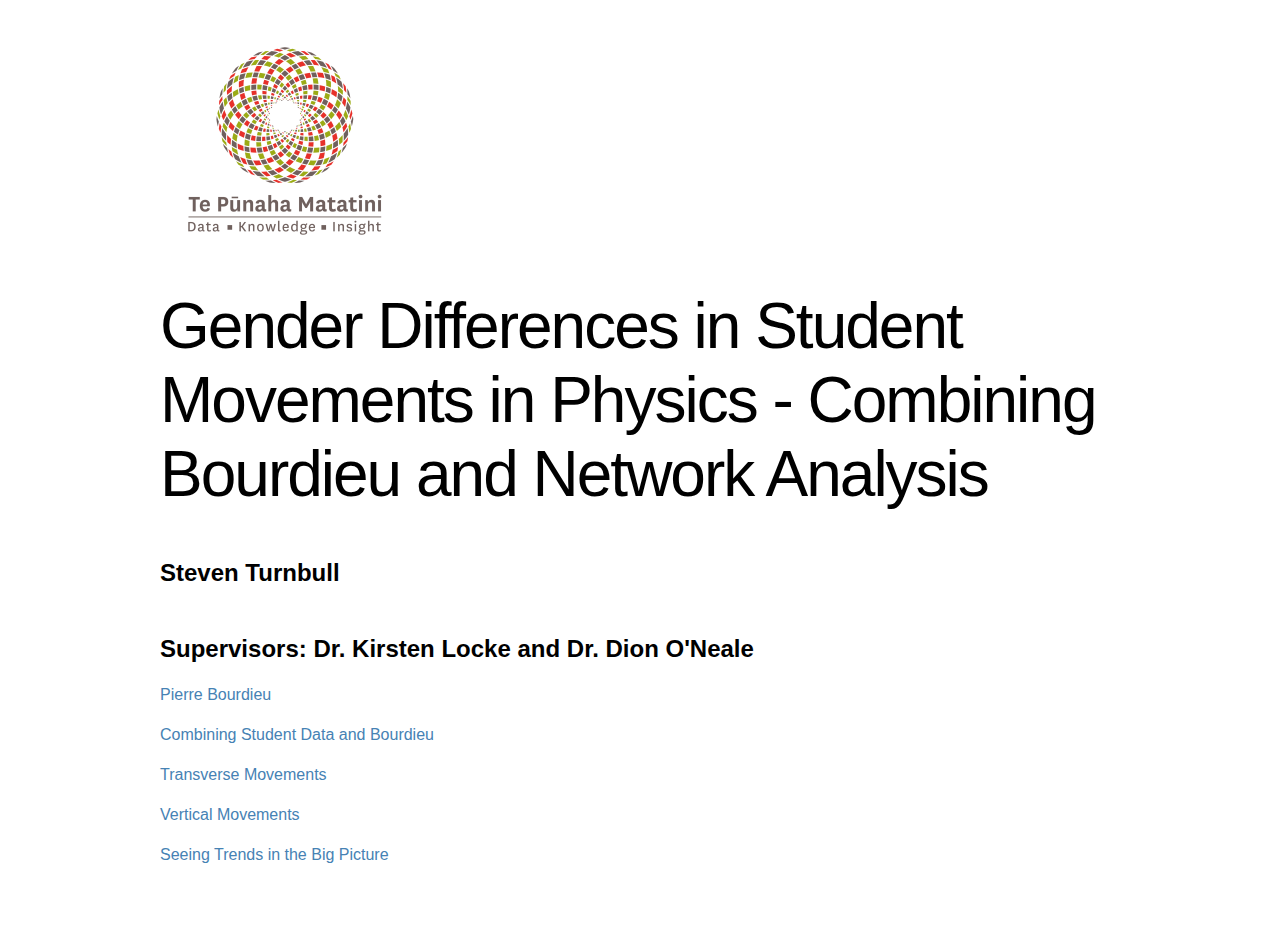
<file: 14thOCT/index.html>
<!DOCTYPE html>
<html>
<head>
	<meta name="description" content="">
	<meta name="keywords" content="Bourdieu, Science Education">
	<meta name="author" content="Steven Turnbull"></meta>	
	<title>Gender Differences in Student Movements in Physics - Combining Bourdieu and Network Analysis</title>
	<!--link rel="stylesheet" href="bootstrap.min.css"></-->
	<link rel="stylesheet" href="style.css"></>
</head>

<body>
	<IMG src="TPM.png" alt="TPM" style="width:250px;height:250px;">

<p><h1>Gender Differences in Student Movements in Physics - Combining Bourdieu and Network Analysis</h1></p>
<p><h2>Steven Turnbull</h2></p>
<p><h2>Supervisors: Dr. Kirsten Locke and Dr. Dion O'Neale</h2></p>

<div>

<p><a href="1_PierreBourdieu.html">Pierre Bourdieu</p>

<p><a href="3_Networks.html">Combining Student Data and Bourdieu</p>

<p><a href="4_OddsRatios.html">Transverse Movements</p>
	
<p><a href="https://cdn.rawgit.com/stur600/b29671597615f0b369052eb1c988ea03/raw/9e7835d15db153458701772362b11d1a92c8ee1a/index.html">Vertical Movements</p>

<p><a href="https://stur600.shinyapps.io/gradeprogressionapp">Seeing Trends in the Big Picture</p>

</div>

<body>
</html>
</file>
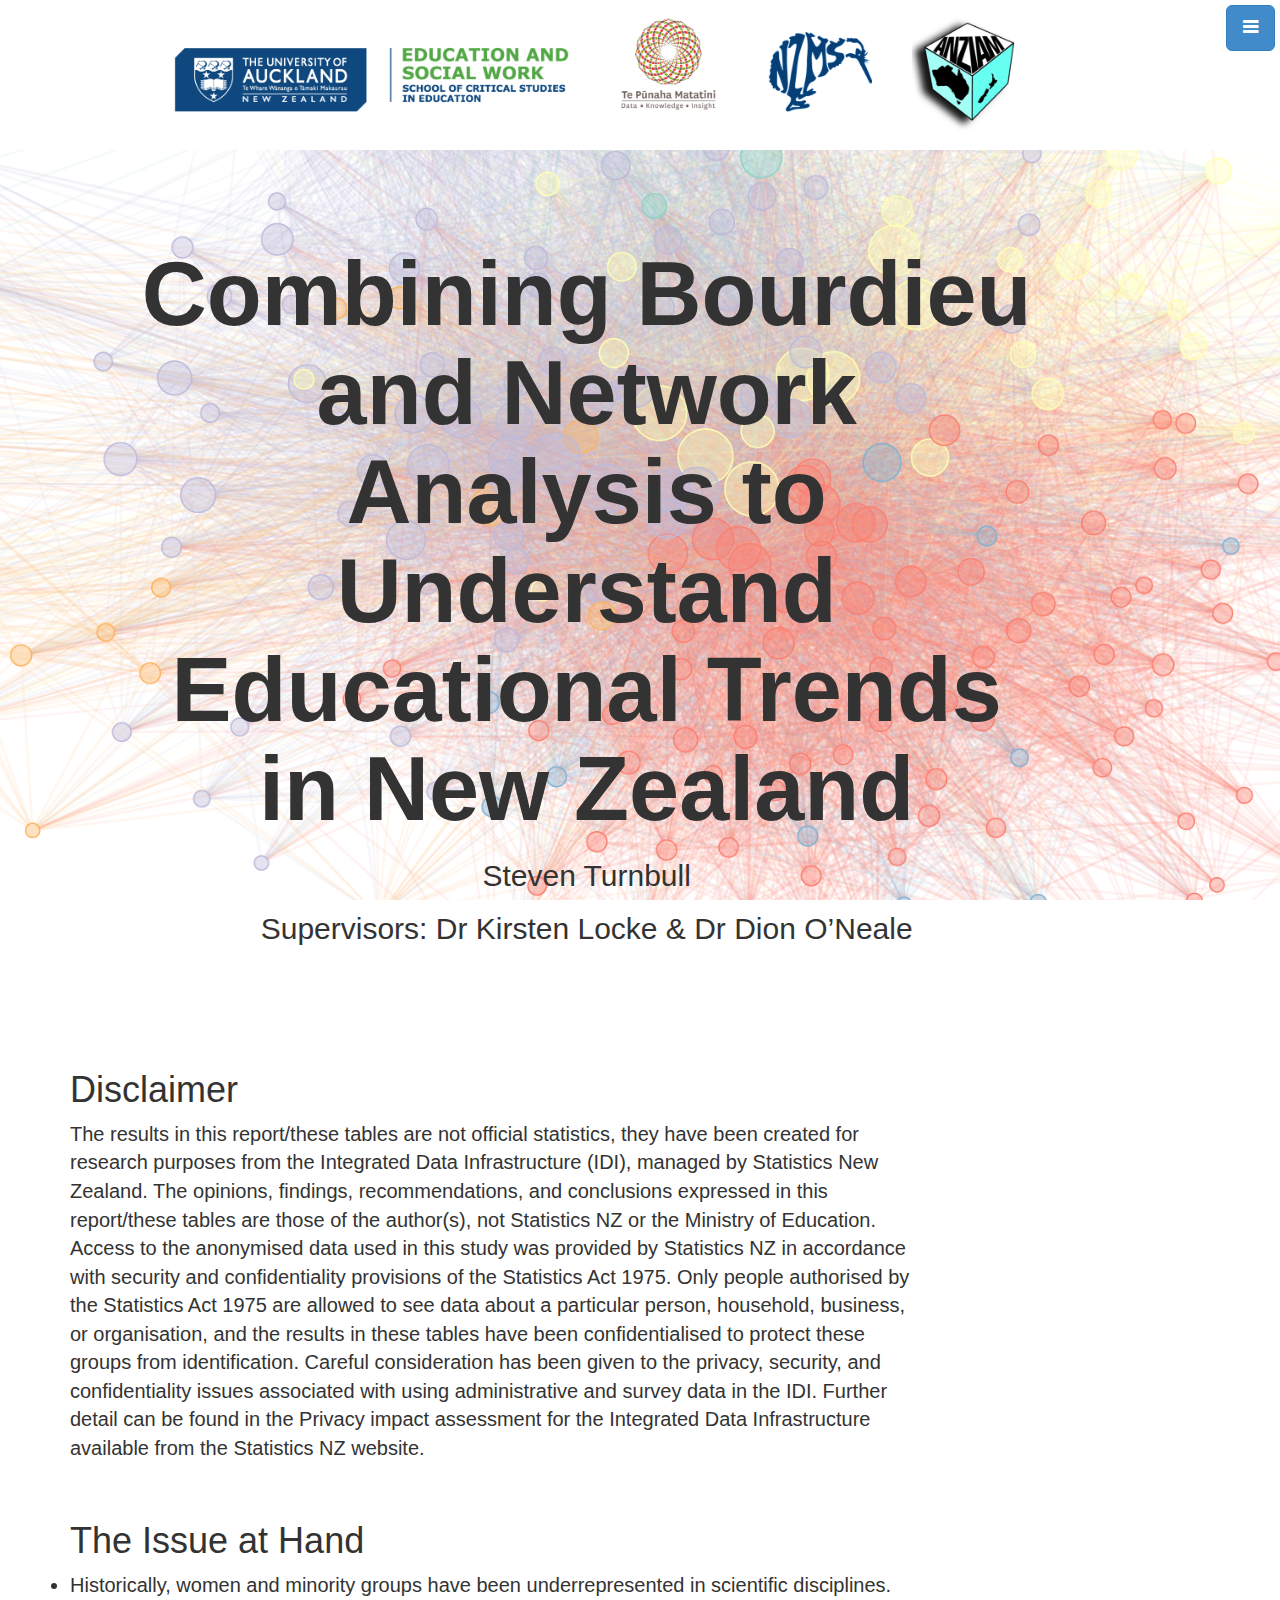
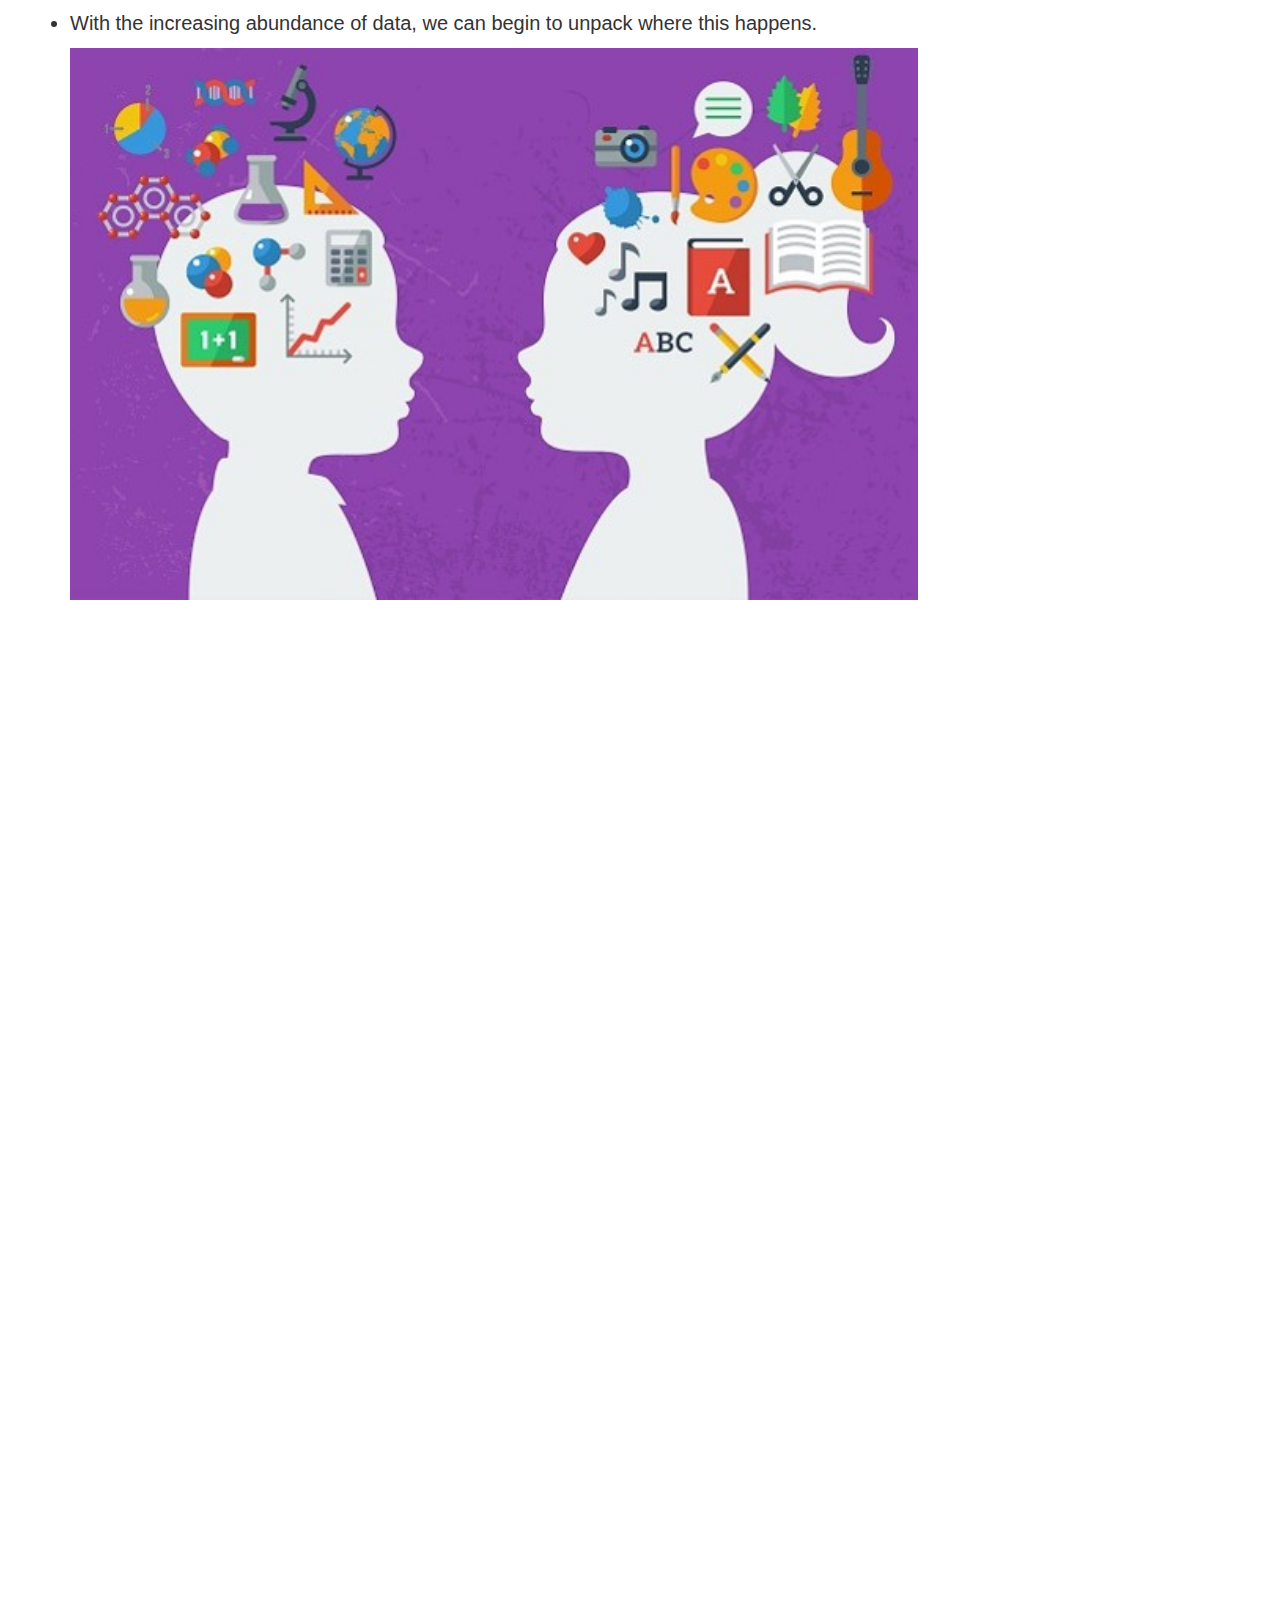
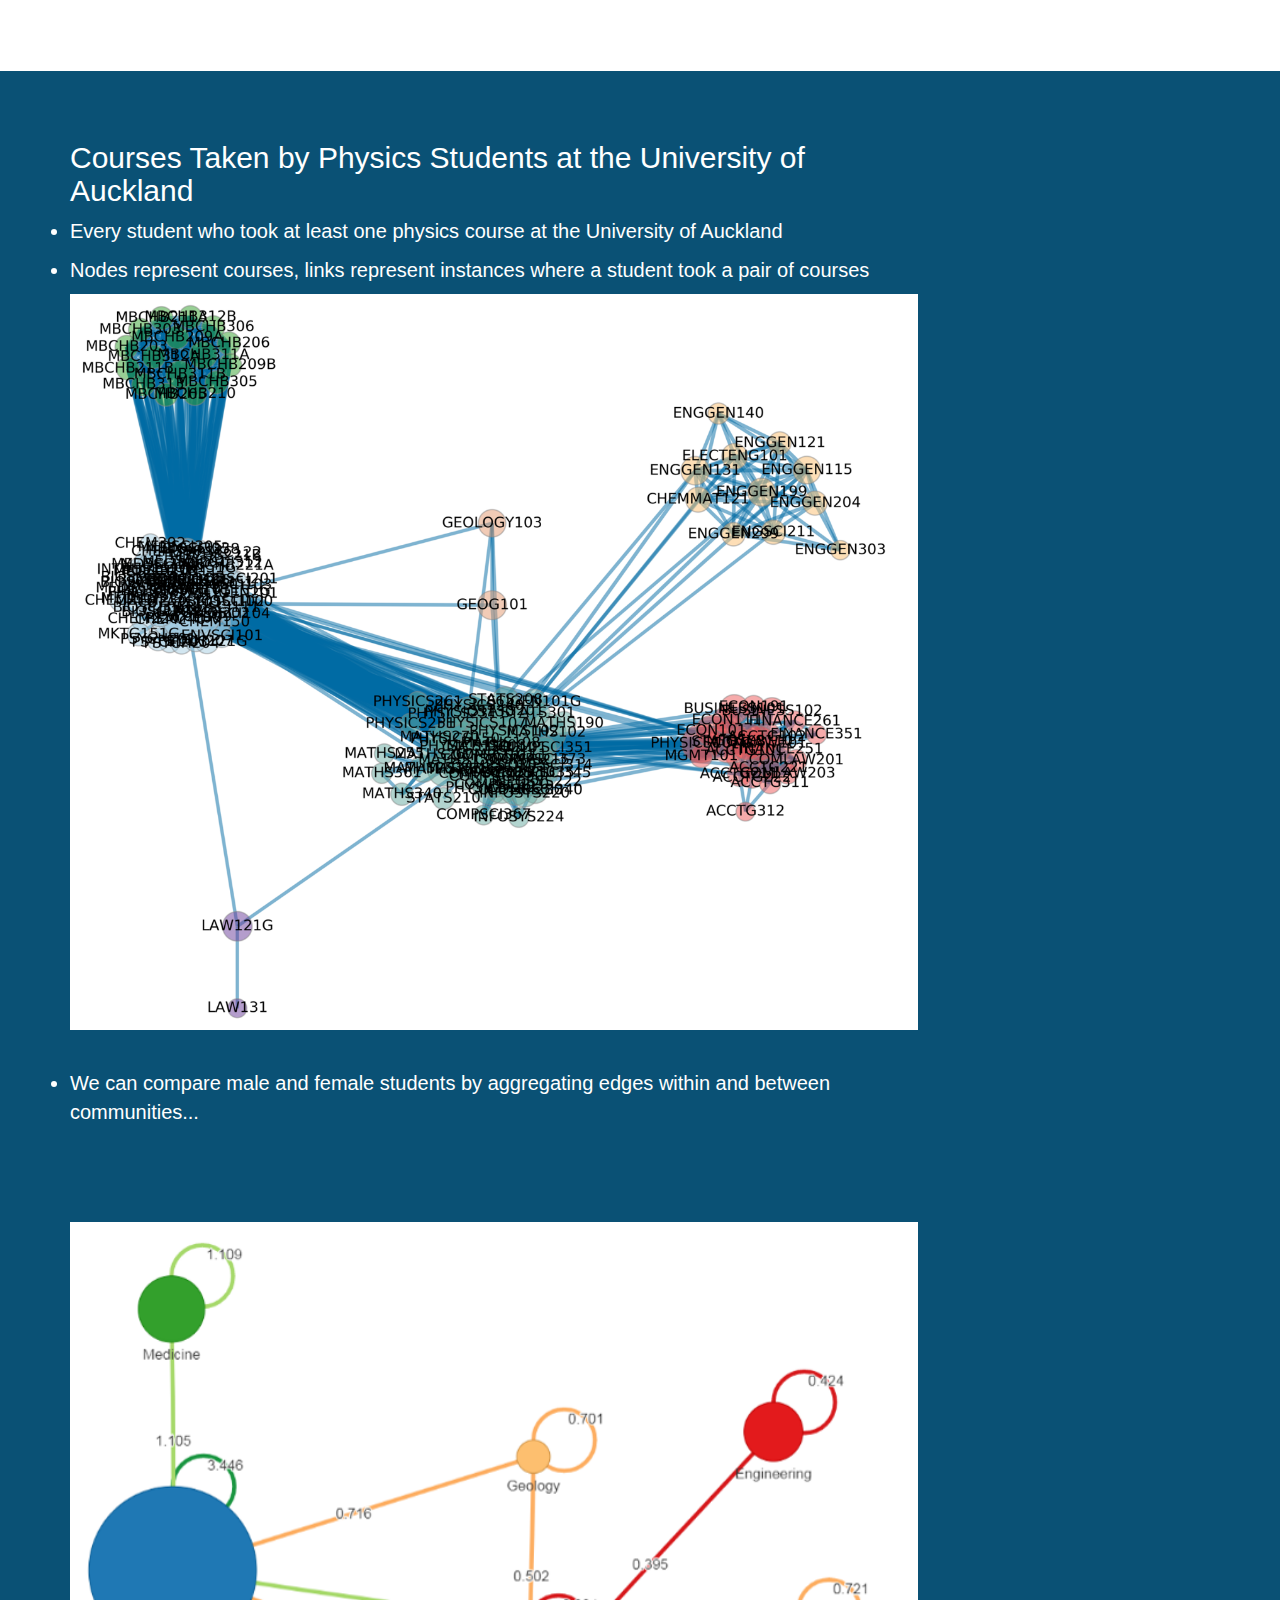
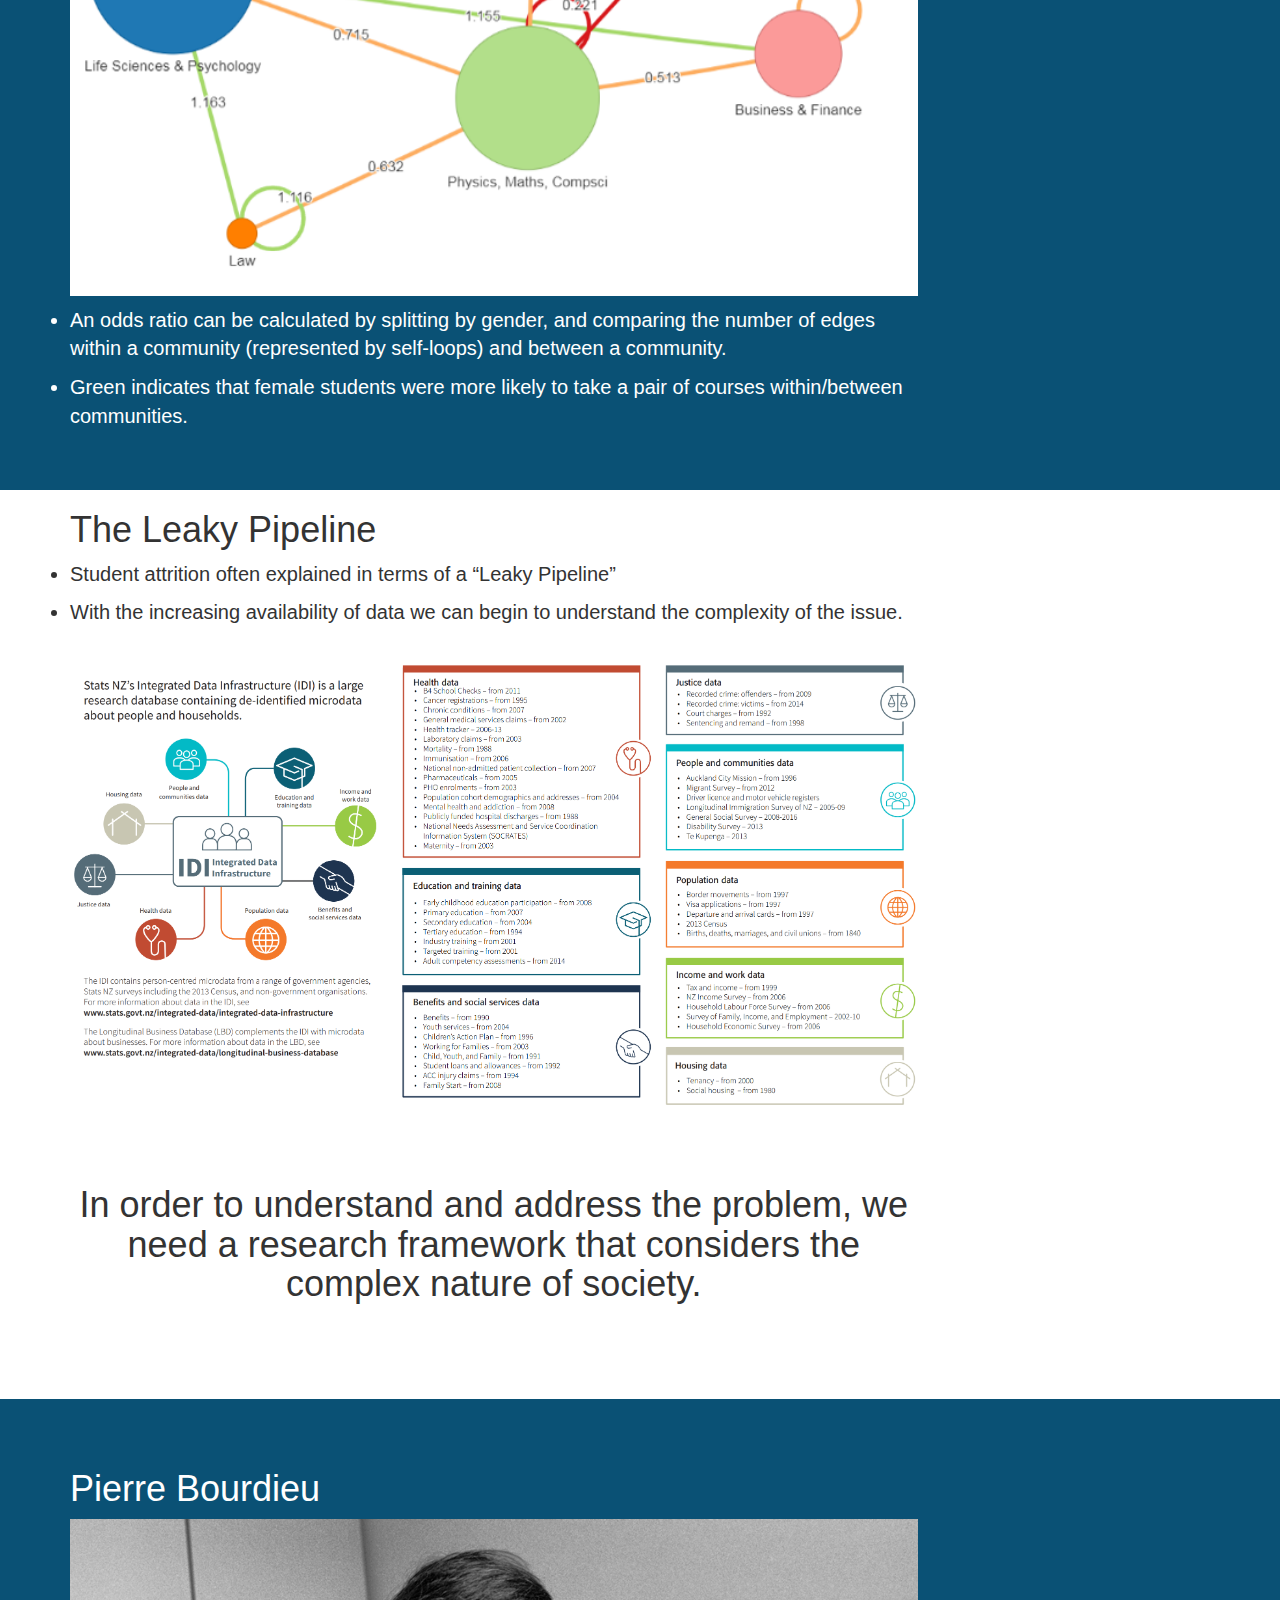
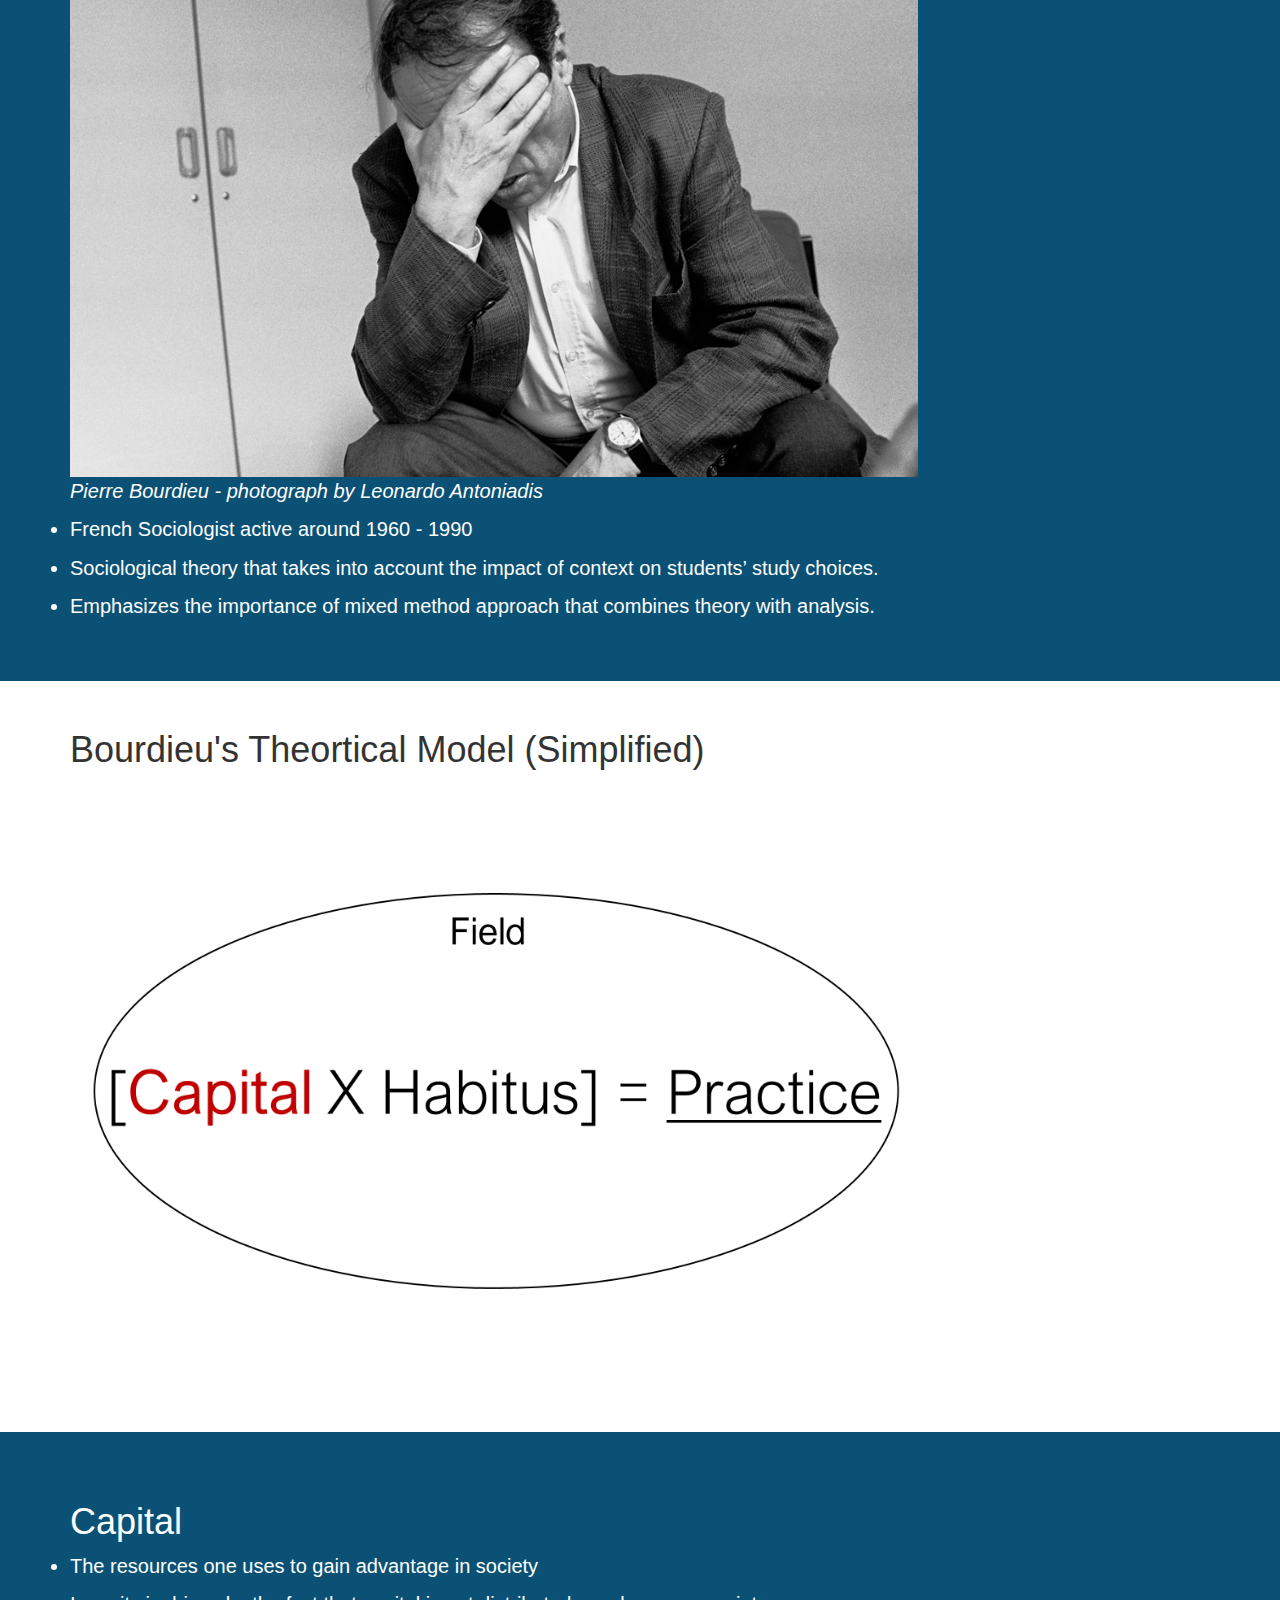
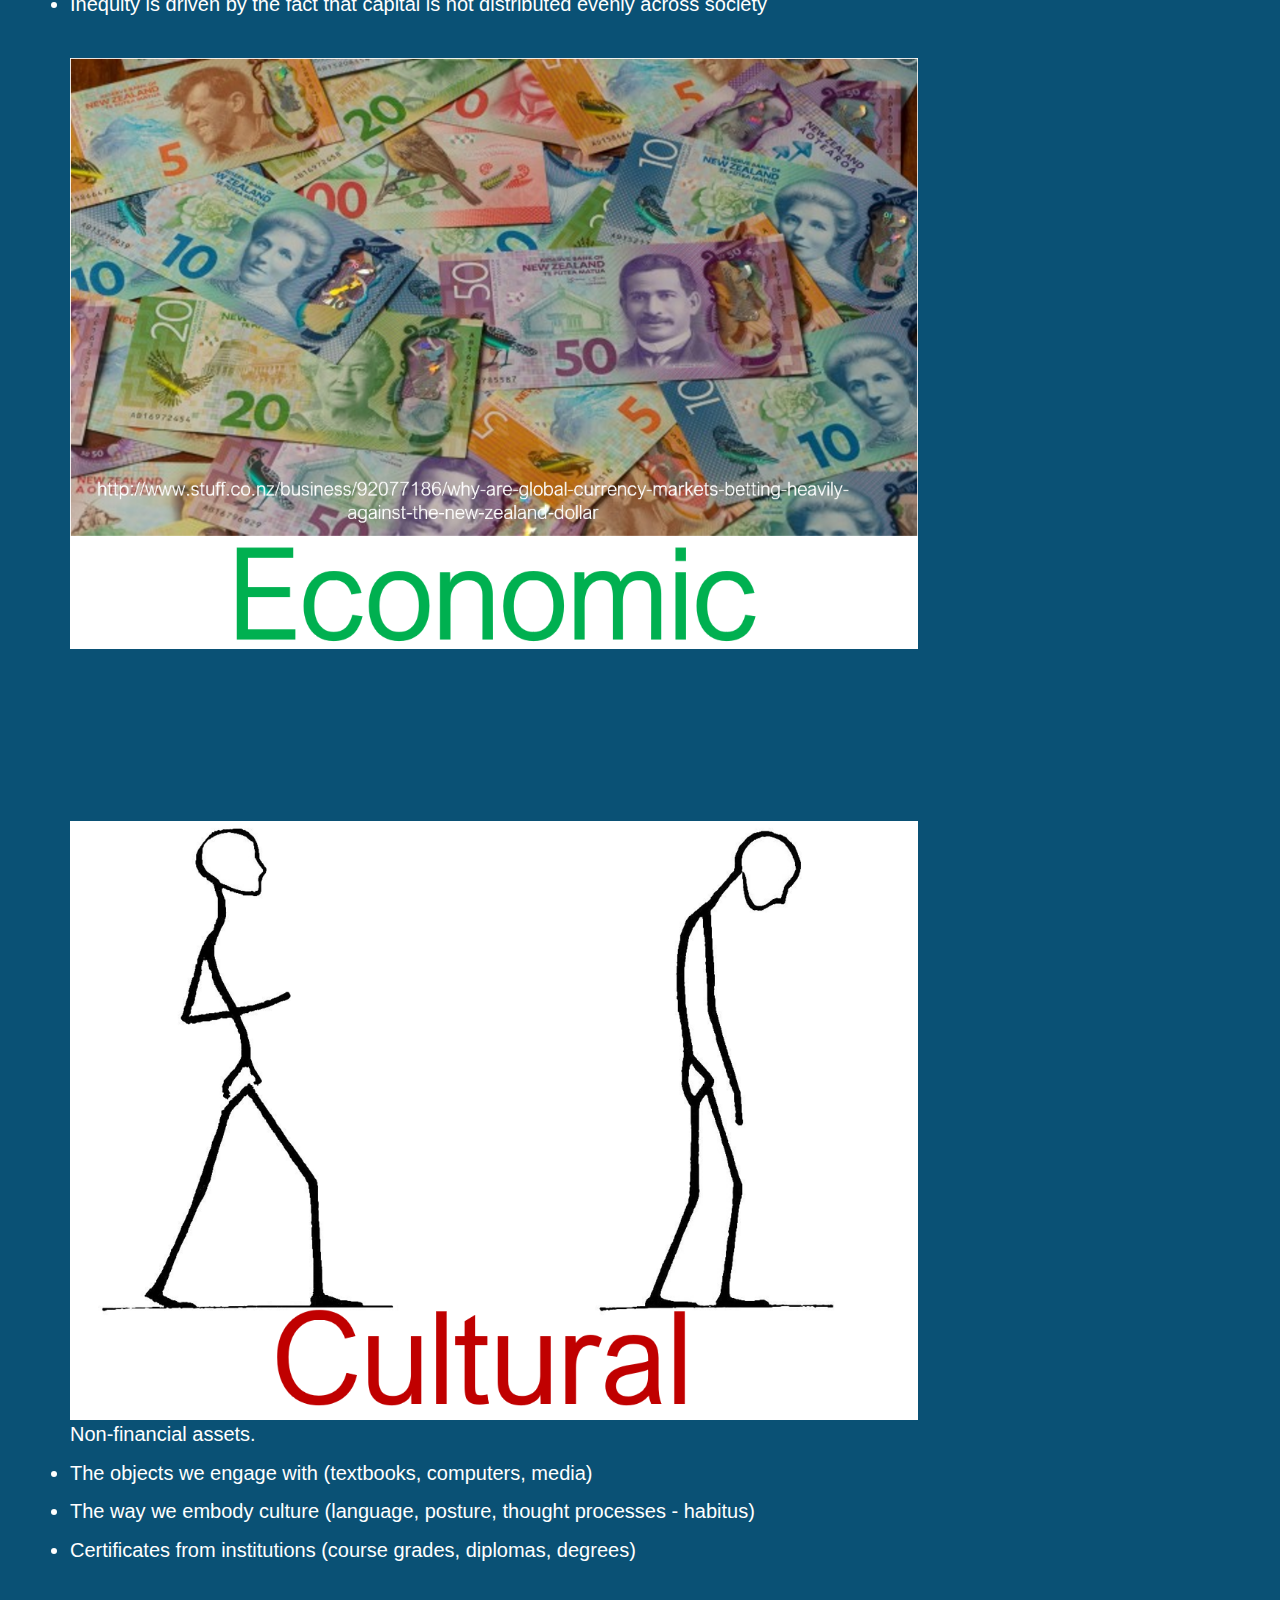
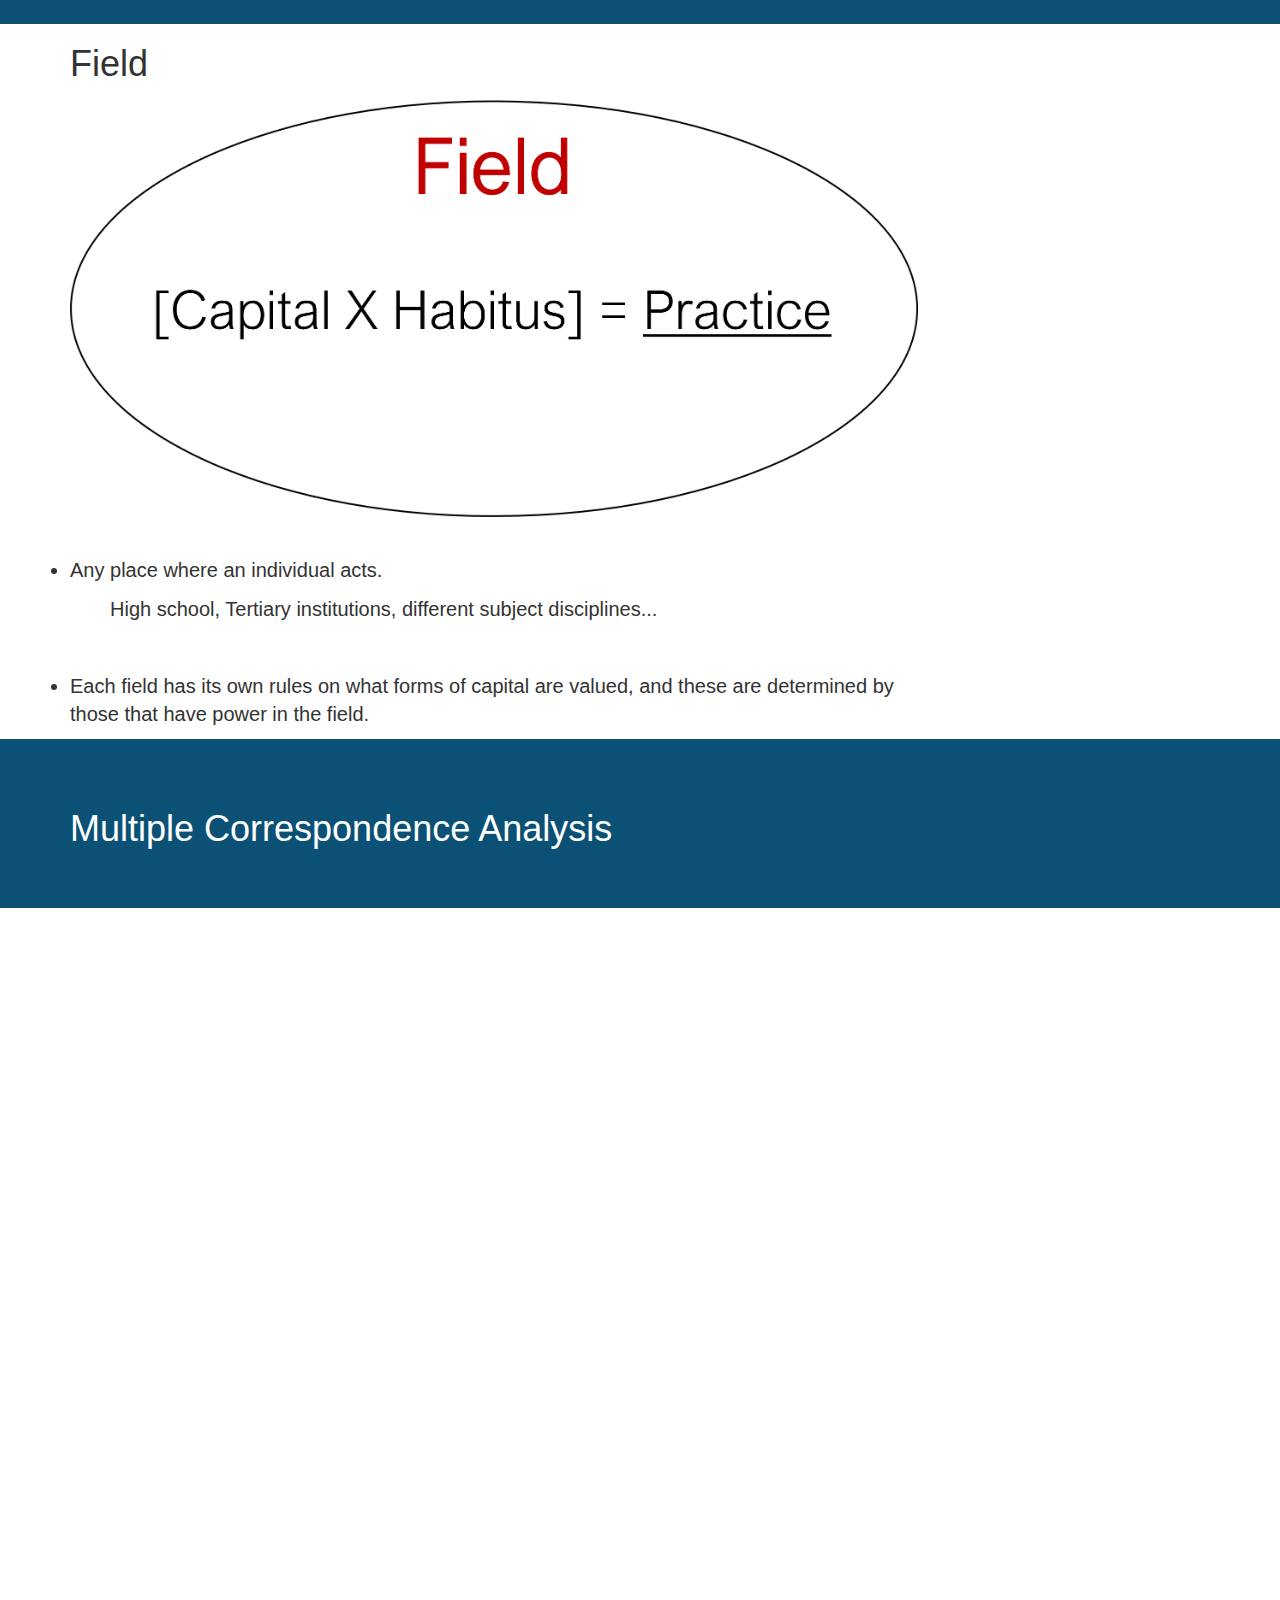
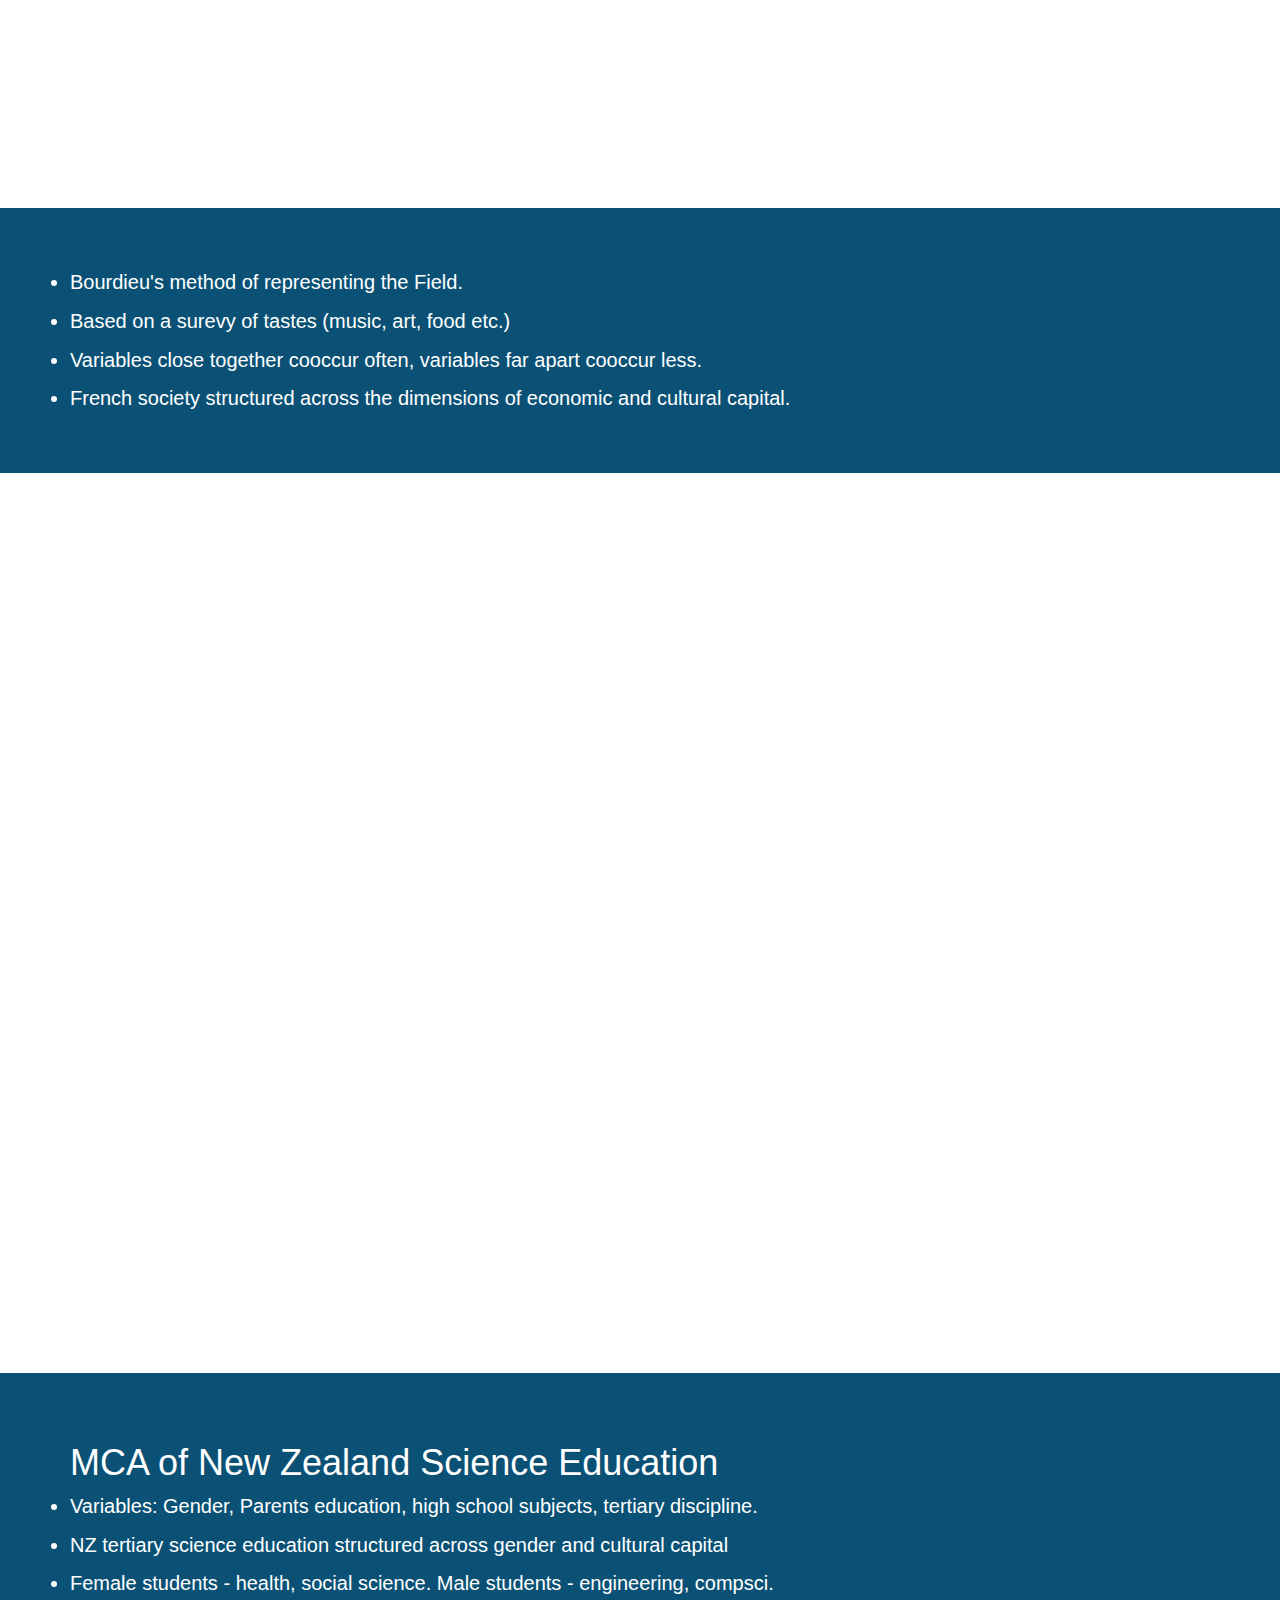
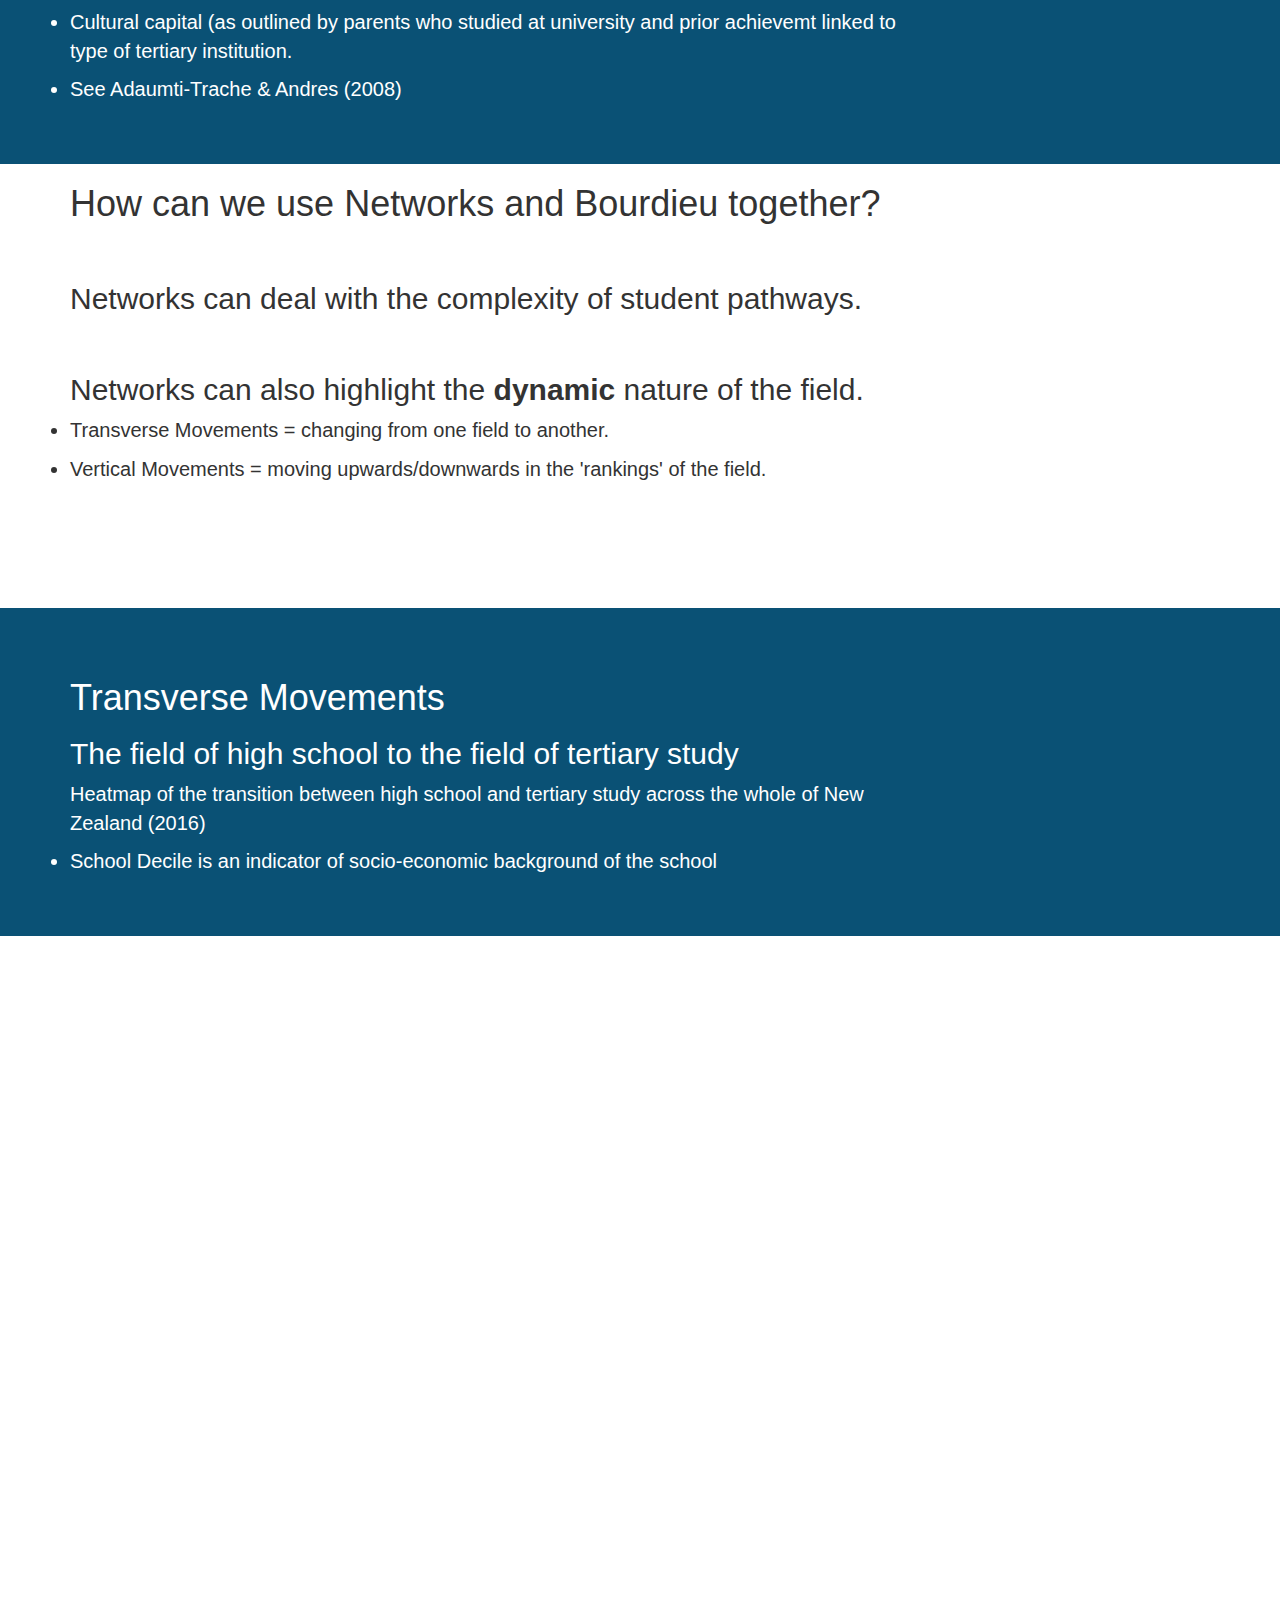
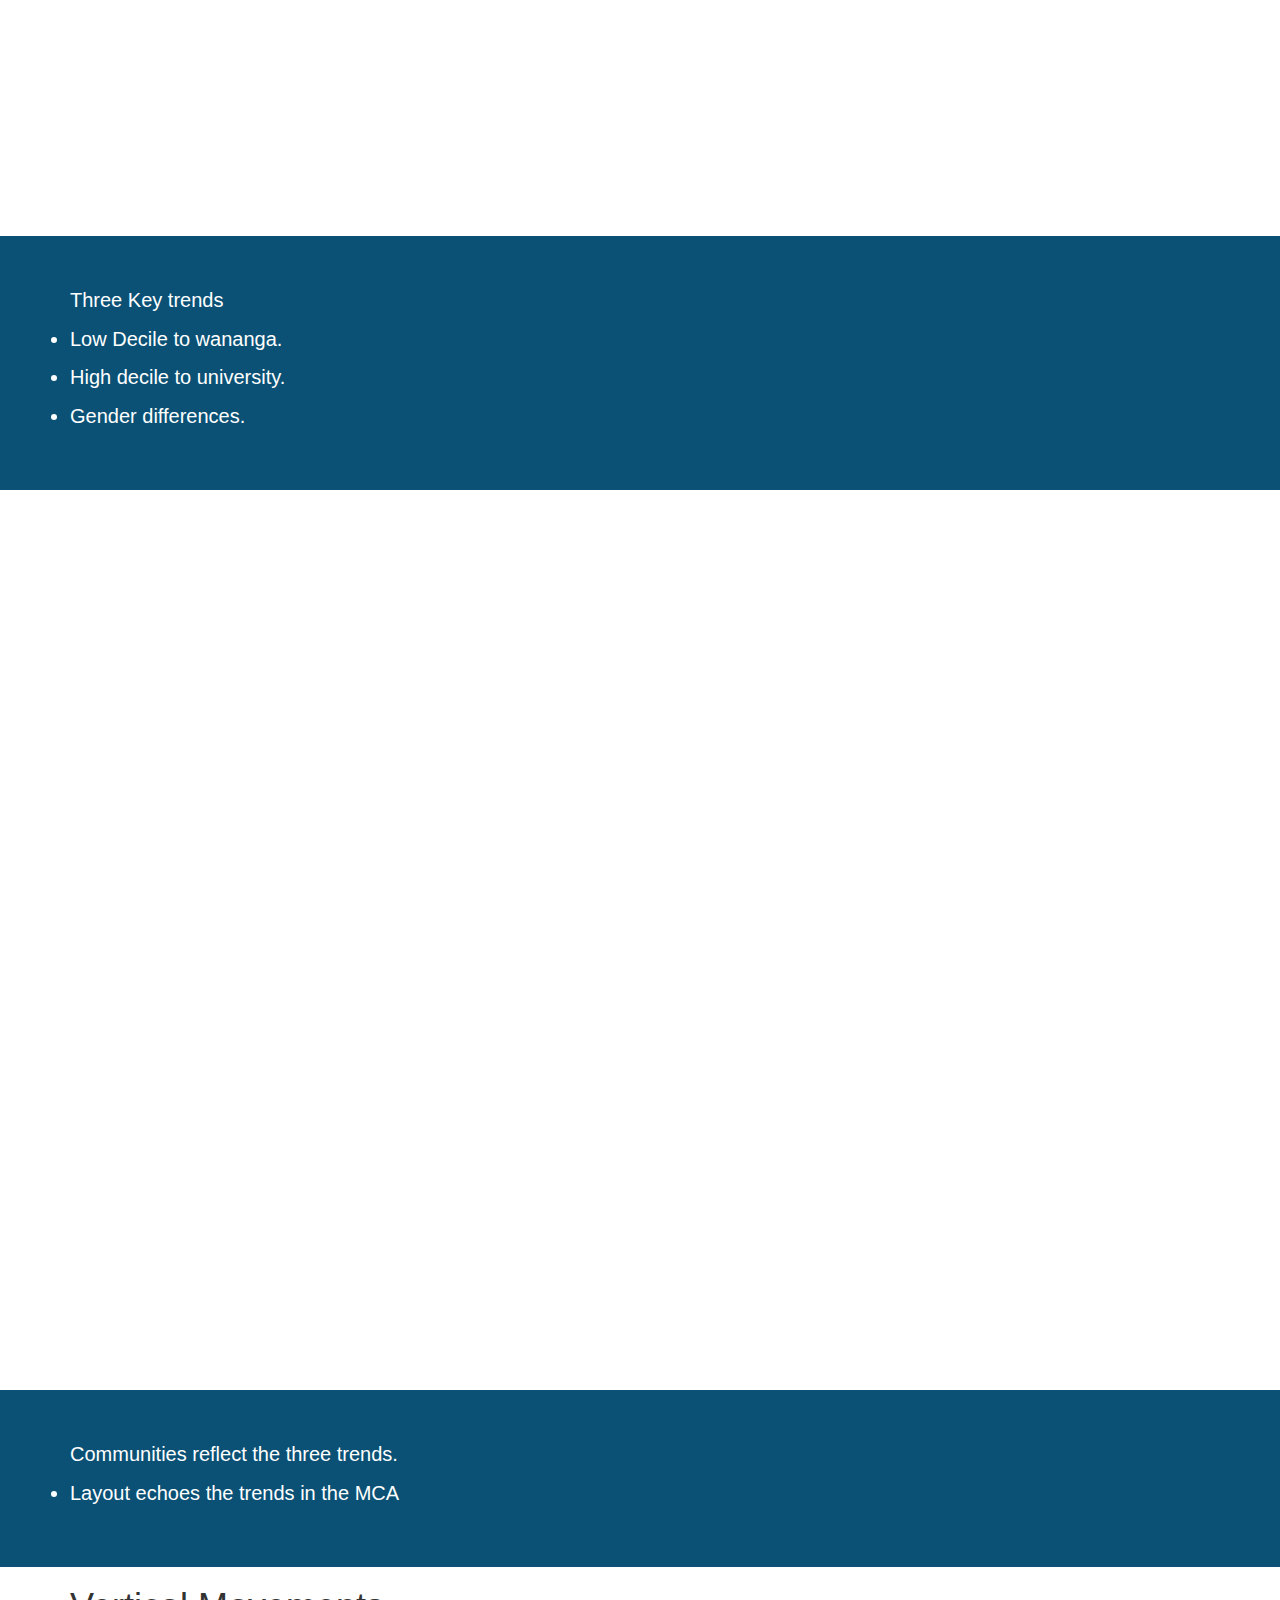
<file: Netsci2018/index.html>
<!DOCTYPE html>
<html lang="en">

<head>
	<meta charset="utf-8">
	<meta name="viewport" content="width=device-width, initial-scale=1.0">
	<meta name="description" content="">
	<meta name="author" content="">

	<title>Bourdieu, Networks and Movement</title>

	<!-- Bootstrap core CSS -->
	<link href="css/bootstrap.min.css" rel="stylesheet">

	<!-- Add custom CSS here -->
	<link href="css/stylish-portfolio.css" rel="stylesheet">
	<link href="css/font-awesome.min.css" rel="stylesheet">
	
	
</head>

<body>
	<!-- Side Menu -->
	<a id="menu-toggle" href="#" class="btn btn-primary btn-lg toggle"><i class="fa fa-bars"></i></a>
	<div id="sidebar-wrapper">
		<ul class="sidebar-nav">
			<a id="menu-close" href="#" class="btn btn-default btn-lg pull-right toggle"><i class="fa fa-times"></i></a>
			<li class="sidebar-brand">
				<a>Contents</a>
			</li>
			<li>
				<a href="#Issue">The Issue</a>
			</li>
			
			<li>
				<a href="#TransverseMovementsUni">Example</a>
			</li>
			
			<li>
				<a href="#Issue2">Beyond the Pipeline</a>
			</li>
			
			<li>
				<a href="#PierreBourdieu">Pierre Bourdieu</a>
			</li>
			
			<li>
				<a href="#Theory">Theortical Model</a>
			</li>
			
			<li>
				<a href="#Capital">Capital</a>
			</li>
			
			<li>
				<a href="#Field">Field</a>
			</li>
			
			<li>
				<a href="#BourdieuMCA">MCA</a>
			</li>
			
			<li>
				<a href="#Networks">Networks</a>
			</li>
			
			<li>
				<a href="#TransverseMovementsHS">Transverse Movements</a>
			</li>
			
			<li>
				<a href="#TransverseMovementsHS2">High School and Tertiary</a>
			</li>
			
			
			<li>
				<a href="#VerticalMovements">Vertical Movements</a>
			</li>
			
			<li>
				<a href="#Habitus">Habitus</a>
			</li>
			
			<li>
				<a href="#Summary">Summary</a>
			</li>
			
			
		</ul>
	</div>
	<!-- /Side Menu -->

	<!-- Full Page Image Header Area -->
	<div id="top" class="intro">
		<div class="container">
			<div class="row">
				<div class="col-md-9 col-md-offset-1">
				<IMG src="NetsciFunding.png" alt="TPM" style="width:100%;">
				</div>
			</div>
		</div>
	</div>
	
	<div id="top" class="header">
		<div class="vert-text">
			<div class="col-md-9 col-md-offset-1">
				<h1>Combining Bourdieu and Network Analysis to Understand Educational Trends in New Zealand</h1> 
				<h2>Steven Turnbull </h2>
				<h2>Supervisors: Dr Kirsten Locke & Dr Dion O’Neale</h2>
				
			</div>
		</div>
	</div>
	<!-- /Full Page Image Header Area -->
<div id="Disclaimer" class="intro">
		<div class="container">
			<div class="row">
				<div class="col-md-9 col-md-offset-0">
					<h1>Disclaimer</h1>
					<p>The results in this report/these tables are not official statistics, they have been created for research purposes from the Integrated Data Infrastructure (IDI), managed by Statistics New Zealand.  The opinions, findings, recommendations, and conclusions expressed in this report/these tables are those of the author(s), not Statistics NZ or the Ministry of Education.

Access to the anonymised data used in this study was provided by Statistics NZ in accordance with security and confidentiality provisions of the Statistics Act 1975. Only people authorised by the Statistics Act 1975 are allowed to see data about a particular person, household, business, or organisation, and the results in these tables have been confidentialised to protect these groups from identification.

Careful consideration has been given to the privacy, security, and confidentiality issues associated with using administrative and survey data in the IDI. Further detail can be found in the Privacy impact assessment for the Integrated Data Infrastructure available from the Statistics NZ website. 


					
					
					<br>
					<br>

				</div>
			</div>
		</div>
	</div>	
	<!-- Intro -->
	
	<div id="Issue" class="intro">
		<div class="container">
			<div class="row">
				<div class="col-md-9 col-md-offset-0">
					<h1> The Issue at Hand</h1>
					<p><li> Historically, women and minority groups have been underrepresented in scientific disciplines.</li></p>
					<p><li> With the increasing abundance of data, we can begin to unpack where this happens.</li></p>
					<center>
						<IMG src="stereotypes.jpg" alt="stereotypes" style="width: 100%;">
					</center>
					<br>
					<br>
					<br>
					<br>
					<br>
					<br>

				</div>
			</div>
		</div>
	</div>	
	<div id="TransverseMovementsUni" class="header2">
		<div class="vert-text">
			<div class="col-md-9 col-md-offset-0">
				  <p> &nbsp </p>
			</div>
		</div>
	</div>
	
	<div class="call-to-action" id="TransverseMovementsUni">
		<div class="container">
			<div class="row">
				<div class="col-md-9 col-md-offset-0">
					<p><h2>Courses Taken by Physics Students at the University of Auckland</h2></p>
					<p><li>Every student who took at least one physics course at the University of Auckland</li></p>
					<p><li>Nodes represent courses, links represent instances where a student took a pair of courses</li></p>
					<center>
					<IMG src="PhysNetwork1.png" alt="physicsStudentNetwork" style="width: 100%;">
					</center>
					<br>
					<p><li>We can compare male and female students by aggregating edges within and between communities...</li></p>
					

					<br>
					<br>
					<br>
													
					<center>
					<IMG src="PhysNetworkCom.png" alt="physicsStudentNetworkCommunities" style="width: 100%;">
					</center>
								
					<p><li>An odds ratio can be calculated by splitting by gender, and comparing the number of edges within a community (represented by self-loops) and between a community.</li></p>
					<p><li>Green indicates that female students were more likely to take a pair of courses within/between communities.</li></p>

					
				</div>
			</div>
		</div>
	</div>
	<div id="Issue2" class="intro">
		<div class="container">
			<div class="row">
				<div class="col-md-9 col-md-offset-0">
					<h1> The Leaky Pipeline</h1>
					<p><li> Student attrition often explained in terms of a “Leaky Pipeline”</li></p>
					<p><li> With the increasing availability of data we can begin to understand the complexity of the issue.</li></p>

					<br>
					<center>
					<IMG src="IDI.png" alt="IDI" style="width: 100%;">
					</center>
				<br>
				<br>
					<center><h1> In order to understand and address the problem, we need a research framework that considers the complex nature of society.</h1></center>
					
					<br>
					<br>
					<br>
				</div>
			</div>
		</div>
	</div>	
	
	<div id="PierreBourdieu" class="call-to-action">
		<div class="container">
			<div class="row">
				<div class="col-md-9 col-md-offset-0">
				<h1> Pierre Bourdieu</h1>
					<center>
						<IMG src="Bourdieu.jpg" alt="Bourdieu" style="width: 100%;">
					</center>
					
					<p><i>Pierre Bourdieu - photograph by Leonardo Antoniadis </i></p>
					<p><li> French Sociologist active around 1960 - 1990</li></p>
					<p><li> Sociological theory that takes into account the impact of context on students’ study choices.</li></p>
					<p><li> Emphasizes the importance of mixed method approach that combines theory with analysis.</li></p>
				</div>
			</div>
		</div>
	</div>	
		
	<div id="Theory" class="intro">
		<div class="container">
			<div class="row">
				<div class="col-md-9 col-md-offset-0">
				<br>
					
					
					<h1>Bourdieu's Theortical Model (Simplified)</h1>
					<br>
					<br>
					<br>
					<br>
						<center>
							<img src="BourdieuModelCapital.png" alt="Bourdieu Theoretical Model" style="width: 100%;">
						</center>
						<br>
					<br>
					<br>
					<br>
					<br>
					
				</div>
			</div>
		</div>
	</div>
	
	<div id="Capital" class="call-to-action">
		<div class="container">
			<div class="row">
				<div class="col-md-9 col-md-offset-0">
					<p><h1>Capital</h1></p>
					<p><li>The resources one uses to gain advantage in society</li></p>
					<p><li>Inequity is driven by the fact that capital is not distributed evenly across society</li></p>

					
					<br>


					<center>
						<IMG src="EconomicCapital.png" alt="EconomicCapital" style="width: 100%;">
					</center>
					
					<br>
					<br>
					<br>
					<br>
					<br>
					<br>

					<center>
						<IMG src="CulturalCapital.png" alt="CulturalCapital" style="width: 100%;">
					</center>
					<p>Non-financial assets.</p>
					<p><li>The objects we engage with (textbooks, computers, media)</li></p>
					<p><li>The way we embody culture (language, posture, thought processes - habitus)</li></p>
					<p><li>Certificates from institutions (course grades, diplomas, degrees)</li></p>


					
				</div>
			</div>
		</div>
	</div>
	
	<div id="Field" class="intro">
		<div class="container">
			<div class="row">
				<div class="col-md-9 col-md-offset-0">
					<p><h1>Field</h1></p>

					<center>
							<img src="BourdieuModelField.png" alt="Bourdieu Theoretical Model" style="width: 100%;">
					</center>
					
					<br>
					<p><li> Any place where an individual acts.</li></p>
					<ul><p> High school, Tertiary institutions, different subject disciplines...</p></ul>
					<br>
					<p><li>Each field has its own rules on what forms of capital are valued, and these are determined by those that have power in the field.</li></p>
											
											
				</div>
			</div>
		</div>
	</div>
	
	<div id="BourdieuMCA" class="call-to-action">
		<div class="container">
			<div class="row">
				<div class="col-md-9 col-md-offset-0">
					<p><h1>Multiple Correspondence Analysis</h1></p>
				</div>
			</div>
		</div>
	</div>
	<div id="top" class="header3">
		<div class="vert-text">
			<div class="col-md-9 col-md-offset-0">
				  <p> &nbsp</p>
			</div>
		</div>
	</div>
					
					
	<div id="BourdieuMCA2" class="call-to-action">
		<div class="container">
			<div class="row">
				<div class="col-md-9 col-md-offset-0">
					<p><li>Bourdieu's method of representing the Field.</li></p>
					<p><li>Based on a surevy of tastes (music, art, food etc.)</li></p>
					<p><li>Variables close together cooccur often, variables far apart cooccur less.</li></p>

					<p><li>French society structured across the dimensions of economic and cultural capital.</li></p>
										
					</ul> 
											
				</div>
			</div>
		</div>
	</div>
	
		
	<div id="My_MCA" class="header4">
		<div class="vert-text">
			<div class="col-md-9 col-md-offset-0">
				  <p> &nbsp</p>
			</div>
		</div>
	</div>
	
	<div id="My_MCA2" class="call-to-action">
		<div class="container">
			<div class="row">
				<div class="col-md-9 col-md-offset-0">
					<p><h1>MCA of New Zealand Science Education</h1></p>
					<p><li>Variables: Gender, Parents education, high school subjects, tertiary discipline. </li></p>

					<p><li>NZ tertiary science education structured across gender and cultural capital</li></p>
					<p><li>Female students - health, social science. Male students - engineering, compsci.</li></p>
					<p><li>Cultural capital (as outlined by parents who studied at university and prior achievemt linked to type of tertiary institution.</li></p>
					<p><li>See Adaumti-Trache & Andres (2008) </li></p>

				</div>
			</div>
		</div>
	</div>
    <!-- /Intro -->

    <!-- Call to Action -->
    <div class="intro" id="Networks">
        <div class="container">
            <div class="row">
                <div class="col-md-9 col-md-offset-0">
				
                    <h1> How can we use Networks and Bourdieu together? </h1>
                <br>
				
	
			<p><h2>Networks can deal with the complexity of student pathways.</h2></p>
			<br>
							
			
			<h2>Networks can also highlight the <b>dynamic</b> nature of the field.</h2>
			<p><li>Transverse Movements = changing from one field to another.</li></p> 
			<p><li>Vertical Movements = moving upwards/downwards in the 'rankings' of the field.</li></p> 
			<br>
			<br>
			<br>
			<br>
                </div>
            </div>
        </div>
    </div>
    <!-- /Call to Action -->
	
	<!--location-->
	 <div class="call-to-action" id="TransverseMovementsHS">
		<div class="container">
			<div class="row">
				<div class="col-md-9 col-md-offset-0">
					<p><h1>Transverse Movements</h1></p>
					
					<p><h2>The field of high school to the field of tertiary study</h2></p>
					<p>Heatmap of the transition between high school and tertiary study across the whole of New Zealand (2016)</p>
					<p><li>School Decile is an indicator of socio-economic background of the school</li></p>
					
					
				</div>
			</div>
		</div>
	</div>
	<div id="top" class="header5">
		<div class="vert-text">
			<div class="col-md-9 col-md-offset-0">
				  <p> &nbsp </p>
			</div>
		</div>
	</div>
	
	<div class="call-to-action" id="TransverseMovementsHS3">
		<div class="container">
			<div class="row">
				<div class="col-md-9 col-md-offset-0">
					
					<p>Three Key trends</p>
					<p><li>Low Decile to wananga.</li></p>
					<p><li>High decile to university.</li></p>
					<p><li>Gender differences.</li></p>



				</div>
			</div>
		</div>
	</div>
				
					
					
		
	
	<div id="TransverseMovementsHS2" class="header6">
		<div class="vert-text">
			<div class="col-md-9 col-md-offset-0">
				  <p> &nbsp </p>
			</div>
		</div>
	</div>	
	
	<div class="call-to-action" id="TransverseMovementsHS32">
		<div class="container">
			<div class="row">
				<div class="col-md-9 col-md-offset-0">
					<p>Communities reflect the three trends.  </p>
					<p><li>Layout echoes the trends in the MCA</p>
					
				</div>
			</div>
		</div>
	</div>
	
	 
	<!--/location-->

	<!-- Programme-->
	<div id="VerticalMovements" class="intro">
		<div class="container">
			<div class="row">
				<div class="col-md-9 col-md-offset-0 font-size =0.5em">
					<p><h1>Vertical Movements</h1></p>
					<p><li>Movements upwards require an increase in the prized capital in the field</p></li>
					<p><li>Movements downwards indicate relatively lower volume of capital</p></li>
					<p><li>Below shows the movements based on volume of institutionalised cultural capital (course performance) in physics</p></li>

					<div>	
						<canvas width="900" height="600" ></canvas>
						<svg width="900" height="600" ></svg>

						<script src="d3.v3.min.js" charset="utf-8" type="text/javascript"></script>
						<script src="d3.sankey.js" charset="utf-8" type="text/javascript"></script>
						
						<script type="text/javascript">

						var canvas = d3.select("canvas")
						    .style("position", "absolute");

						var margin = {top: 1, right: 1, bottom: 6, left: 1},
						    width = 900 - margin.left - margin.right,
						    height = 600 - margin.top - margin.bottom;

						var formatNumber = d3.format(",.0f"),
						    format = function(d) { return formatNumber(d) + " Students"; },
						    color = d3.scale.category20();

						var svg = d3.select("svg")
						    .style('position', 'absolute')
						    .attr("width", width + margin.left + margin.right)
						    .attr("height", height + margin.top + margin.bottom)
						  .append("g")
						    .attr("transform", "translate(" + margin.left + "," + margin.top + ")");

						var sankey = d3.sankey()
						    .nodeWidth(15)
						    .nodePadding(10)
						    .size([width, height]);

						var path = sankey.link();

						var freqCounter = 1;


						d3.json("energy.json", function(energy) {

						  sankey
						      .nodes(energy.nodes)
						      .links(energy.links)
						      .layout(32);

						  var link = svg.append("g").selectAll(".link")
						      .data(energy.links)
						    .enter().append("path")
						      .attr("class", "link")
						      .attr("d", path)
						      .style("stroke-width", function(d) { return Math.max(1, d.dy); })
						      .style({
							"fill": "none",
							"stroke": "#000",
							"stroke-opacity": 0      
						      })
						      .sort(function(a, b) { return b.dy - a.dy; });

						  link
						      .on('mouseover', function() {
							d3.select(this).style("stroke-opacity", .15);
						      })
						      .on('mouseout', function() {
							d3.select(this).style("stroke-opacity", 0);
						      });

						  link.append("title")
						      .text(function(d) { return d.source.name + " → " + d.target.name + "\n" + format(d.value); });

						  var node = svg.append("g").selectAll(".node")
						      .data(energy.nodes)
						    .enter().append("g")
						      .attr("class", "node")
						      .attr("transform", function(d) { return "translate(" + d.x + "," + d.y + ")"; })
						    .call(d3.behavior.drag()
						      .origin(function(d) { return d; })
						      .on("dragstart", function() { this.parentNode.appendChild(this); })
						      .on("drag", dragmove));

						  node.append("rect")
						      .attr("height", function(d) { return d.dy; })
						      .attr("width", sankey.nodeWidth())
						      .style("fill", function(d) { return d.color; })
						      .style({
							"stroke": "none",
							"cursor": "move",
							"fill-opacity": .9,
							"shape-rendering": "crispEdges"
						      })
						    .append("title")
						      .text(function(d) { return d.name + "\n" + format(d.value); });

						  node.append("text")
						      .attr("x", -6)
						      .attr("y", function(d) { return d.dy / 2; })
						      .attr("dy", ".35em")
						      .attr("text-anchor", "end")
						      .attr("transform", null)
						      .style({
							"pointer-events": "none",
							"text-shadow": "0 1px 0 #fff"
						      })
						      .text(function(d) { return d.name; })
						    .filter(function(d) { return d.x < width / 2; })
						      .attr("x", 6 + sankey.nodeWidth())
						      .attr("text-anchor", "start");

						  function dragmove(d) {
						    d3.select(this).attr("transform", "translate(" + d.x + "," + (d.y = Math.max(0, Math.min(height - d.dy, d3.event.y))) + ")");
						    sankey.relayout();
						    link.attr("d", path);
						  }

						  var linkExtent = d3.extent(energy.links, function (d) {return d.value});
						  var frequencyScale = d3.scale.linear().domain(linkExtent).range([0.05,1]);
						  var particleSize = d3.scale.linear().domain(linkExtent).range([1,5]);


						  energy.links.forEach(function (link) {
						    link.freq = frequencyScale(link.value);
						    link.particleSize = 2;
						    link.particleColor = d3.scale.linear().domain([0,1])
						    .range([link.source.color, link.target.color]);
						  })

						  var t = d3.timer(tick, 1000);
						  var particles = [];

						  function tick(elapsed, time) {

						    particles = particles.filter(function (d) {return d.current < d.path.getTotalLength()});

						    d3.selectAll("path.link")
						    .each(
						      function (d) {
						//        if (d.freq < 1) {
							for (var x = 0;x<2;x++) {
							  var offset = (Math.random() - .5) * (d.dy - 4);
							  if (Math.random() < d.freq) {
							    var length = this.getTotalLength();
							    particles.push({link: d, time: elapsed, offset: offset, path: this, length: length, animateTime: length, speed: 0.4 + (Math.random())})
							  }
							}

						//        }
						/*        else {
							  for (var x = 0; x<d.freq; x++) {
							    var offset = (Math.random() - .5) * d.dy;
							    particles.push({link: d, time: elapsed, offset: offset, path: this})
							  }
							} */
						      });

						    particleEdgeCanvasPath(elapsed);
						  }

						  function particleEdgeCanvasPath(elapsed) {
						    var context = d3.select("canvas").node().getContext("2d")

						    context.clearRect(0,0,900,600);

						      context.fillStyle = "gray";
						      context.lineWidth = "1px";
						    for (var x in particles) {
							var currentTime = elapsed - particles[x].time;
						//        var currentPercent = currentTime / 1000 * particles[x].path.getTotalLength();
							particles[x].current = currentTime * 0.15 * particles[x].speed;
							var currentPos = particles[x].path.getPointAtLength(particles[x].current);
							context.beginPath();
						      context.fillStyle = particles[x].link.particleColor(0);
							context.arc(currentPos.x,currentPos.y + particles[x].offset,particles[x].link.particleSize,0,2*Math.PI);
							context.fill();
						    }
						  }


						});

						    </script>
			

				</div>
			
			
				<div>
			<br>
			<br>
			<br>
			<br>
			<br>
			<br>
			<br>
			<br>
			<br>
			<br>
			<br>
			<br>
			<br>
			<br>
			<br>
			<br>
			<br>
			<br>
			<br>
			<br>
			<br>
			<br>
				<h2><a href="https://stur600.shinyapps.io/gradeprogressionapp/">Seeing Trends in the Big Picture</a></h2>
				<p><li>High achieving female students 2.9 times less likely to go from high school to AP1.</li></p>
				<p><li>Low achieving female students 1.9 times more likely to drop out of physics after AP1, but no gender differences for other achievement levels.</li></p>

	</div>
	
				
			</div><!--/col-md-6-->
		</div><!--/row-->
	</div><!--/container-->
</div><!--/id="programme"-->
	<!-- /Programme-->

		<div id="Habitus" class="call-to-action">

		<!-- Keynotes-->
		<div class="container">

			<div class="row">
				<div class="col-md-9 col-md-offset-0">

						<p><h1>Habitus</h1></p>
						<p><li>Our internalisation of society.</li></p>
						<p><li>Mediates between structure and agency.</li></p>
						<p><li>We make judgements based on the evidence we see in the environment. </li></p> 
						<ul><p><i>What do people like me study? What do I enjoy? How am I likely to be perceived and treated?</i></p></ul>
						 <center>
							<img src="stereotypes.png" alt="stereotypes" style="width: 100%;">
						</center>
						<br>
						<p>Two main arguments</p>
						<p><li>Gender disparities - Different obstacles in different fields. <p></li>
						<ul><p>Negative gender stereotypes regarding competence of female students (Marchand & Taasoobshirazi, 2013), teachers (Potvin & Hazari, 2016), and researchers (Banchefsky et al.,2016; Moss-Racusin et al., 2012) in STEM (particulary physics).<p></ul>
						<ul><p>Lack of career enhancing capital (Ivie, Tesfaye, Czujko & Chu, 2013)<p></ul>
						<ul><p>Importance of being recognised as an exemplary student (Hazari et al, 2017)<p></ul>

				<br>
						
						<p><li>Current direction - looking at intersection of gender, ethnicity, social class.</li></p>
						

			</div><!--container-->
		</div><!--/row="oragnizers"-->

	</div>
	</div>
 
	<!-- speakers -->
	<div id="Summary" class="intro">

		<!-- Keynotes-->
		<div class="container">

			<div class="row">
				<div class="col-md-9 col-md-offset-0">
						
					<p><h1>Summary</h1></p>
					<ul> 
					<p><li>Bourdieu offers a framework that places student data in a broad societal context.</li></p>
					<p><li>Network analysis can be used to make sense of large datasets in a way that compliments Bourdieu's theory.</li></p>
					<p><li>Networks can highlight the distribution of capital, and Transverse and Vertical Movements in a Field</li></p>

					</ul>
					<br>
					
					
		
				
				<p><h1>Presentation available here:</h1></p>
				<p><h2>https://stur600.github.io/Netsci2018</h2></p>
				<br>
				<p><h2>Email: s.turnbull@auckland.ac.nz</h2></p>
				<p><h2>Twitter: @Turdbull</h2></p>	
				
				<IMG src="NetsciFunding.png" alt="TPM" style="width:100%;">
				</div><!--/col-md-6-->
			</div><!--/row-->
		</div><!--/container-->
	</div><!--/id="programme"-->



 
   
        <!-- JavaScript -->
    <script src="js/jquery.min.js"></script>
    <script src="js/bootstrap.min.js"></script>

    <!-- Custom JavaScript for the Side Menu and Smooth Scrolling -->
    <script>
    $("#menu-close").click(function(e) {
        e.preventDefault();
        $("#sidebar-wrapper").toggleClass("active");
    });
    </script>
    <script>
    $("#menu-toggle").click(function(e) {
        e.preventDefault();
        $("#sidebar-wrapper").toggleClass("active");
    });
    </script>
    <script>
    $(function() {
        $('a[href*=#]:not([href=#])').click(function() {
            if (location.pathname.replace(/^\//, '') == this.pathname.replace(/^\//, '') || location.hostname == this.hostname) {

                var target = $(this.hash);
                target = target.length ? target : $('[name=' + this.hash.slice(1) + ']');
                if (target.length) {
                    $('html,body').animate({
                        scrollTop: target.offset().top
                    }, 1000);
                    return false;
                }
            }
        });
    });
    </script>

</body>

</html>
</file>
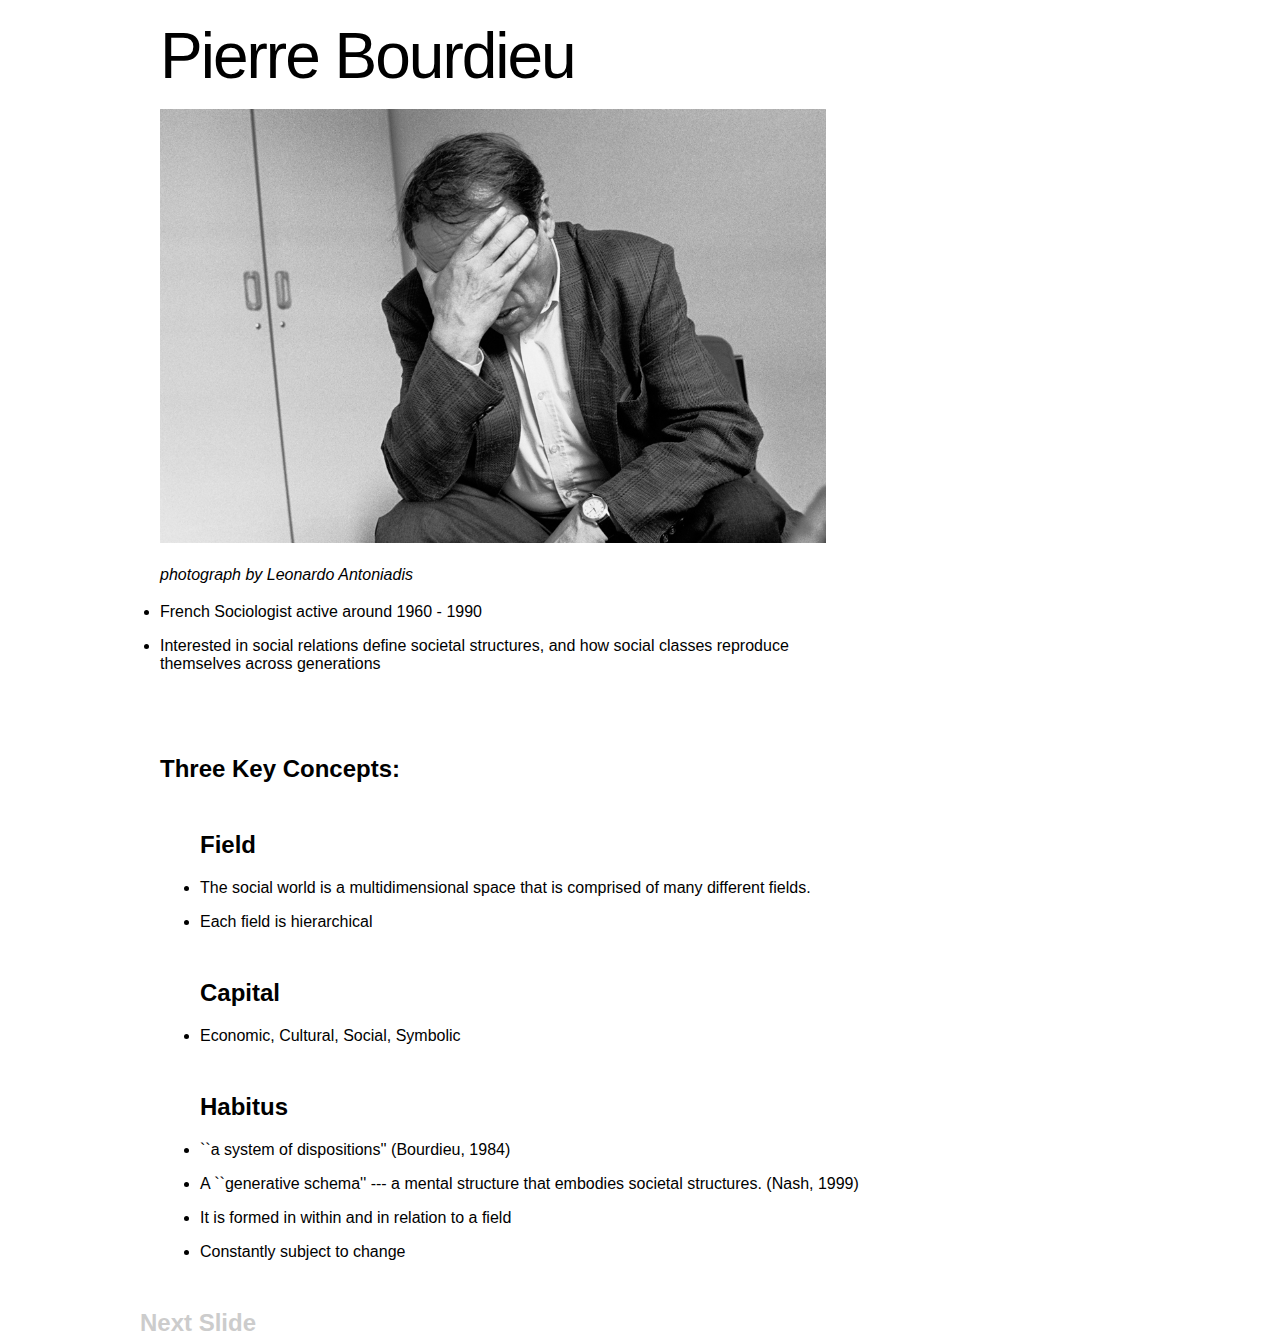
<file: 14thOCT/1_PierreBourdieu.html>
<!DOCTYPE html>
<html>
<head>
	<meta name="description" content="">
	<meta name="keywords" content="Bourdieu, Science Education">
	<meta name="author" content="Steven Turnbull"></meta>	
	<title>Pierre Bourdieu</title>
	<!--link rel="stylesheet" href="bootstrap.min.css"></-->
	<link rel="stylesheet" href="style.css"></>
	
</head>

<body>
<p><h1>Pierre Bourdieu</h1></p>
<IMG src="Bourdieu.jpg" alt="Bourdieu" style="width:666px;height:434px;">
	<p><i>photograph by Leonardo Antoniadis </i></p>
	<p><li> French Sociologist active around 1960 - 1990</li></p>
	<p><li> Interested in social relations define societal structures, and how social classes reproduce themselves across generations</li></p>
	<br>
<p><h2>Three Key Concepts:</h2></p>

<ul> 
<p><h2>Field</h2></p>
<p><li>The social world is a multidimensional space that is comprised of many different fields.</li></p>
<p><li>Each field is hierarchical</li></p>

<p><h2>Capital</h2></p>
<p><li>Economic, Cultural, Social, Symbolic</li></p>

<p><h2>Habitus</h2></p>
<p><li>``a system of dispositions'' (Bourdieu, 1984)</li></p>
<p><li>A ``generative schema'' --- a mental structure that embodies societal structures. (Nash, 1999)</li></p>
<p><li>It is formed in within and in relation to a field</li></p>
<p><li>Constantly subject to change</li></p>


</ul> 


<div>
<h2><a href="2_ScienceCapital.html">Next Slide</a></h2>
</div>
<body>
</html>
</file>
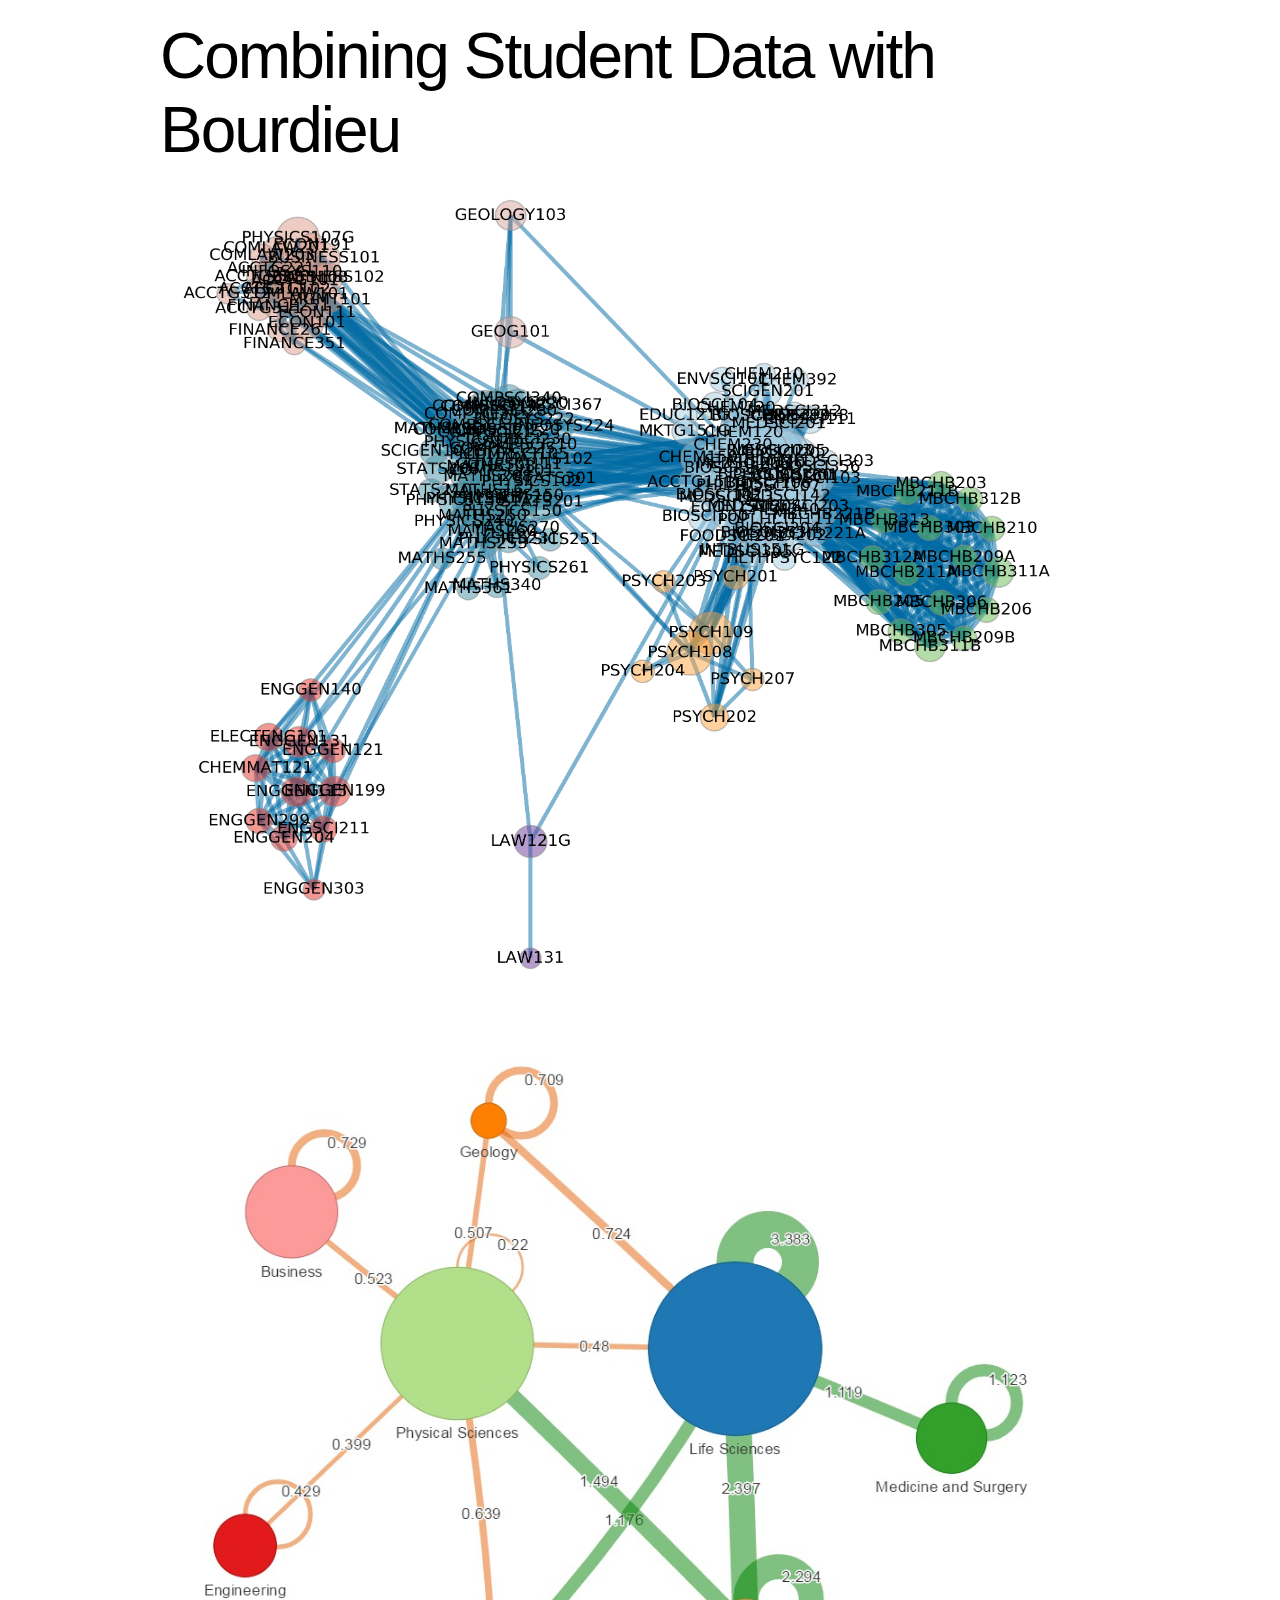
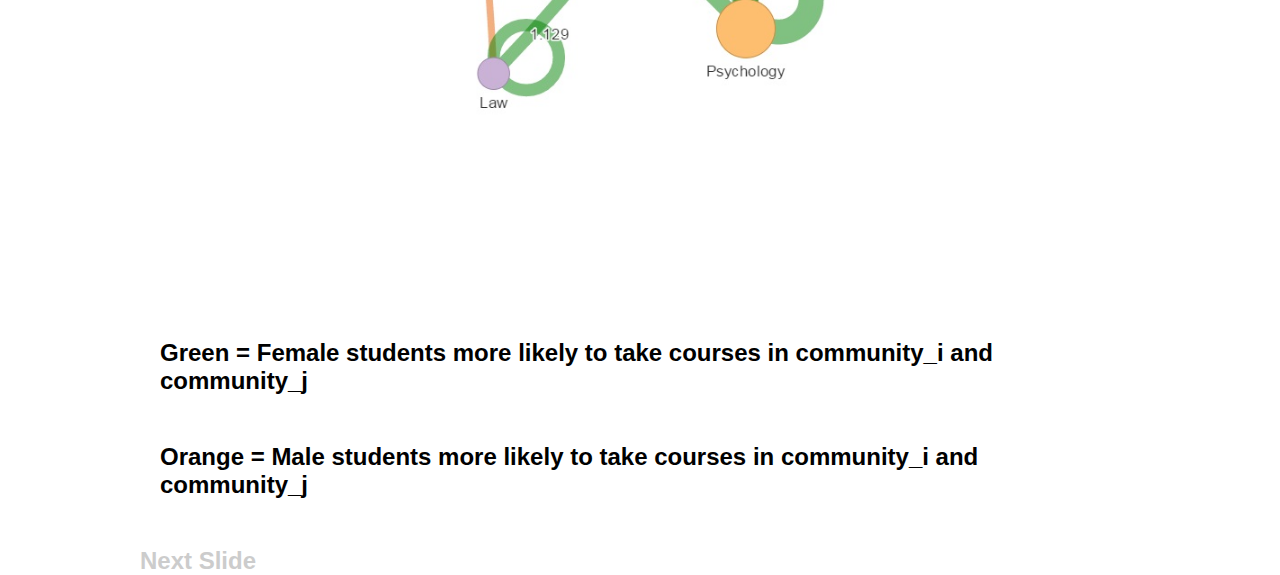
<file: 14thOCT/3_Networks.html>
<!DOCTYPE html>
<html>
<head>
	<meta name="description" content="">
	<meta name="keywords" content="Bourdieu, Science Education">
	<meta name="author" content="Steven Turnbull"></meta>	
	<title>Science Capital</title>
	<!--link rel="stylesheet" href="bootstrap.min.css"></-->
	<link rel="stylesheet" href="style.css"></>
</head>

<body>
<p><h1>Combining Student Data with Bourdieu</h1></p>

<img src="Student_Network_RCA1_N200_CROPPED.png" alt="Network1" style="width:900px;height:800px;">


<img src="VISJS_Community_Network_RCACommunity1_OR_Edgeweight_N200Female.jpg" alt="Network2" style="width:900px;height:900px;">
<p><h2>Green = Female students more likely to take courses in community_i and community_j</h2></p>
<p><h2>Orange = Male students more likely to take courses in community_i and community_j</h2></p>

<body>
<div>
<h2><a href="4_OddsRatios.html">Next Slide</a></h2>
</div>
</html>
</file>
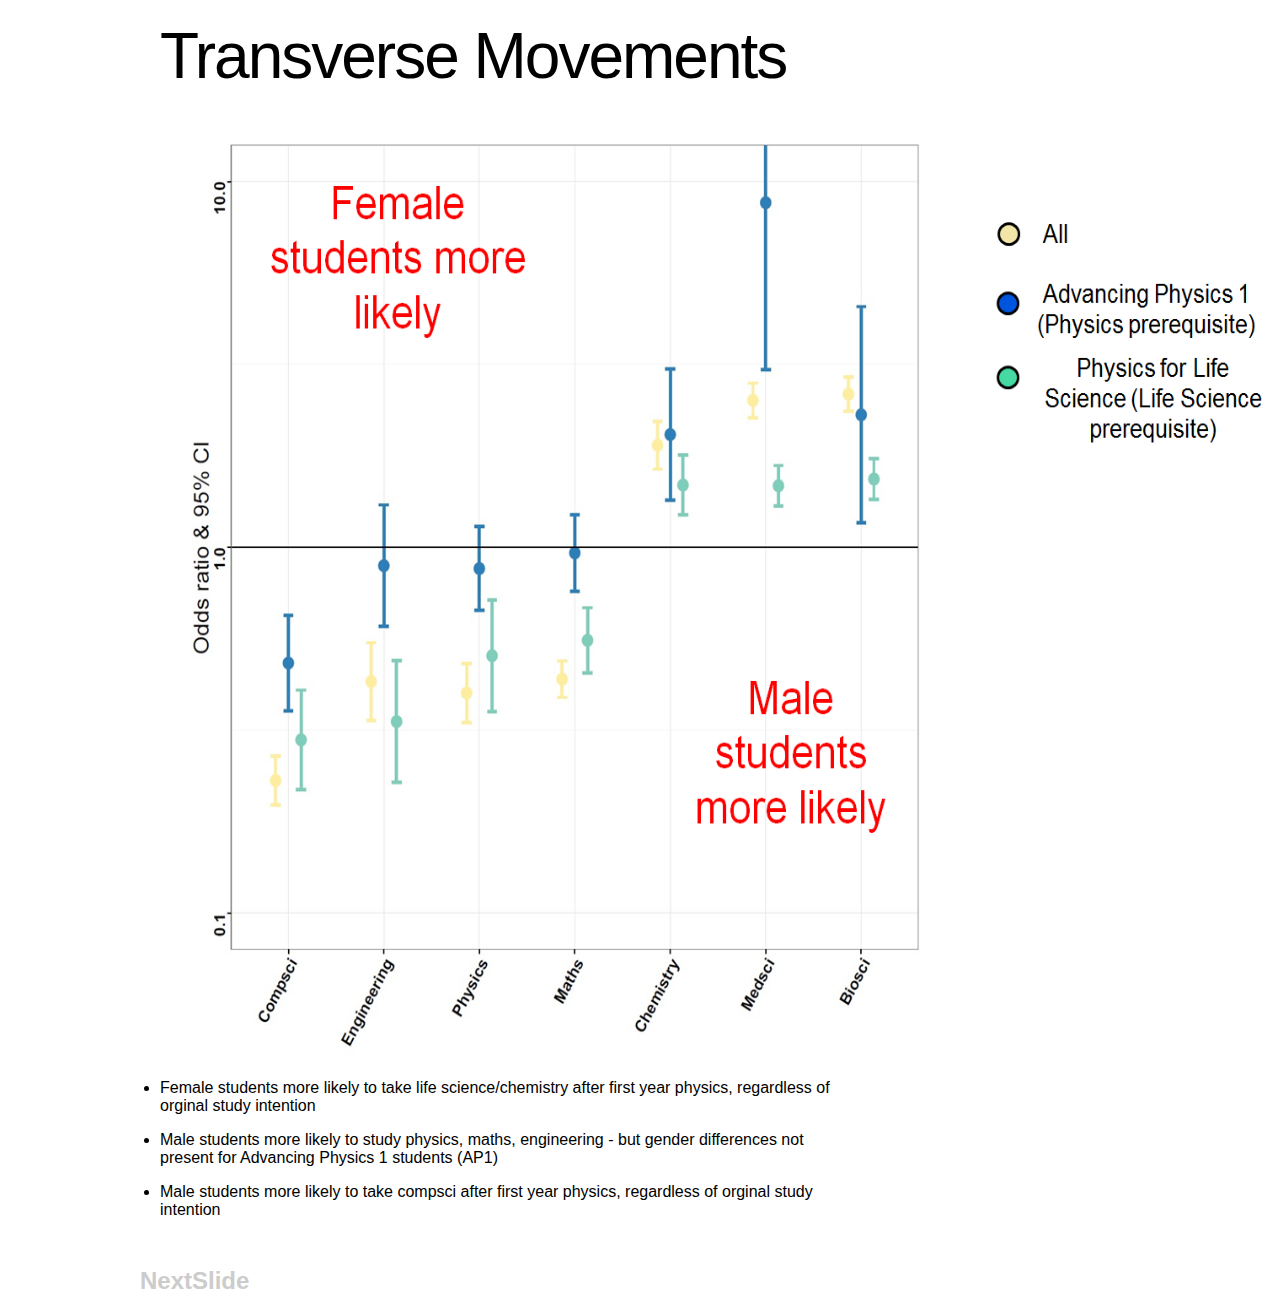
<file: 14thOCT/4_OddsRatios.html>
<!DOCTYPE html>
<html>
<head>
	<meta name="description" content="">
	<meta name="keywords" content="Bourdieu, Science Education">
	<meta name="author" content="Steven Turnbull"></meta>	
	<title>Science Capital</title>
	<!--link rel="stylesheet" href="bootstrap.min.css"></-->
	<link rel="stylesheet" href="style.css"></>
</head>

<body>
<p><h1>Transverse Movements</h1></p>

<img src="OR.png" alt="OddsRatio" style="width:1150px;height:950px;">

<p><li>Female students more likely to take life science/chemistry after first year physics, regardless of orginal study intention</li></p>
<p><li>Male students more likely to study physics, maths, engineering - but gender differences not present for Advancing Physics 1 students (AP1)</li></p>
<p><li>Male students more likely to take compsci after first year physics, regardless of orginal study intention</li></p>

<h2><a href="5_VerticalMovements.html">NextSlide</a></h2>
<body>
</html>
</file>
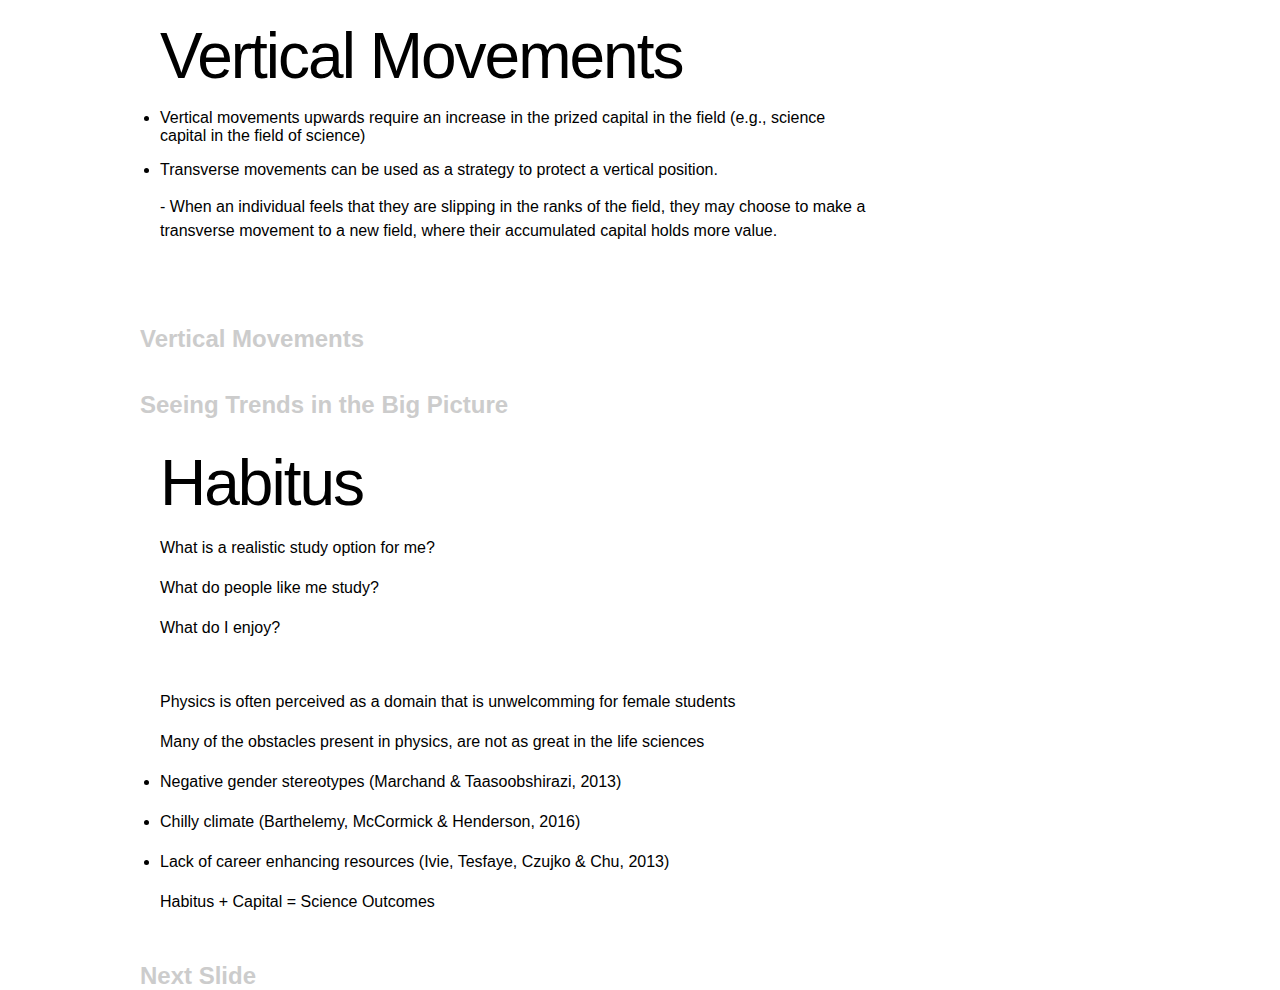
<file: 14thOCT/5_VerticalMovements.html>
<!DOCTYPE html>
<html>
<head>
	<meta name="description" content="">
	<meta name="keywords" content="Bourdieu, Science Education">
	<meta name="author" content="Steven Turnbull"></meta>	
	<title>Science Capital</title>
	<!--link rel="stylesheet" href="bootstrap.min.css"></-->
	<link rel="stylesheet" href="style.css"></>
</head>

<body>
<p><h1>Vertical Movements</h1></p>
<p><li>Vertical movements upwards require an increase in the prized capital in the field (e.g., science capital in the field of science)</p></li>
<p><li>Transverse movements can be used as a strategy to protect a vertical position. </li></p>
<p>	- When an individual feels that they are slipping in the ranks of the field, they may choose to make a transverse movement to a new field, where their accumulated capital holds more value.</p>	
</body>

<br>

<div>	
<h2><a href="https://cdn.rawgit.com/stur600/b29671597615f0b369052eb1c988ea03/raw/9e7835d15db153458701772362b11d1a92c8ee1a/index.html">Vertical Movements</a></h2>
</div>
<br>
<div>
<h2><a href="https://stur600.shinyapps.io/gradeprogressionapp/">Seeing Trends in the Big Picture</a></h2>
</div>

<br>
<br>

<body>
<p><h1>Habitus</h1></p>
<p>What is a realistic study option for me? </p>
<p>What do people like me study?</p>
<p>What do I enjoy?</p>
<br>
<p>Physics is often perceived as a domain that is unwelcomming for female students </p>
<p>Many of the obstacles present in physics, are not as great in the life sciences</p>
<li><p> Negative gender stereotypes (Marchand & Taasoobshirazi, 2013)</p></li>
<li><p> Chilly climate (Barthelemy, McCormick & Henderson, 2016)</p></li>
<li><p> Lack of career enhancing resources (Ivie, Tesfaye, Czujko & Chu, 2013)</p></li>
<p>Habitus + Capital = Science Outcomes </p>


<h2><a href="Conclusion.html">Next Slide</a></h2>
</body>
</html>
</file>
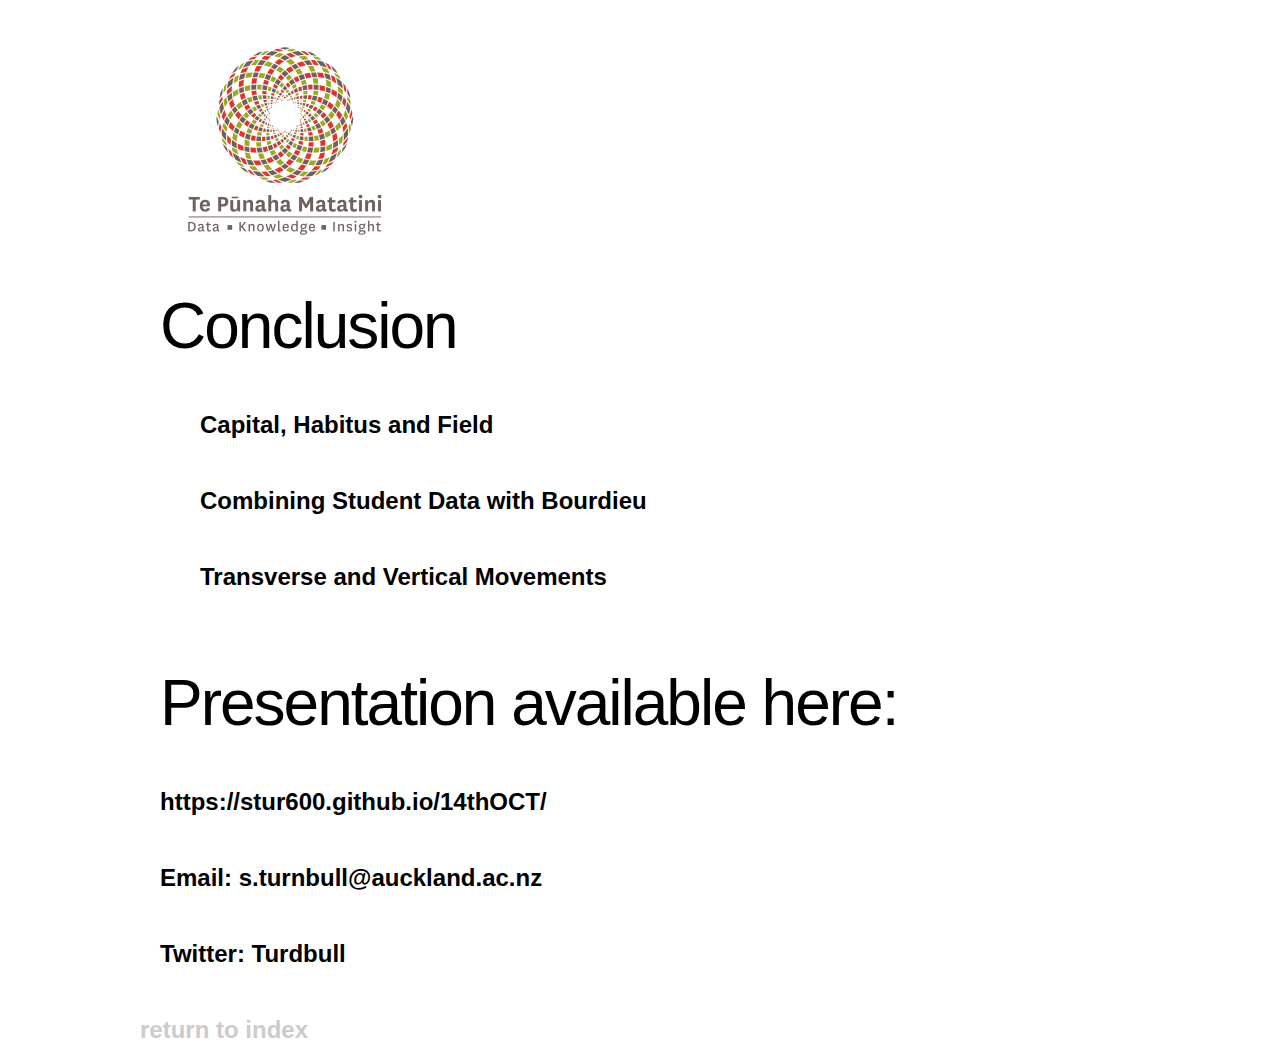
<file: 14thOCT/Conclusion.html>
<!DOCTYPE html>
<html>
<head>
	<meta name="description" content="">
	<meta name="keywords" content="Bourdieu, Science Education">
	<meta name="author" content="Steven Turnbull"></meta>	
	<title>Science Capital</title>
	<!--link rel="stylesheet" href="bootstrap.min.css"></-->
	<link rel="stylesheet" href="style.css"></>
</head>

<body>
	<IMG src="TPM.png" alt="TPM" style="width:250px;height:250px;">
		
<p><h1>Conclusion</h1></p>


<ul> 
<p><h2>Capital, Habitus and Field</h2></p>
<p><h2>Combining Student Data with Bourdieu</h2></p>
<p><h2>Transverse and Vertical Movements</h2></p>
</ul>

<br>
<br>

<p><h1>Presentation available here:</h1></p>
<p><h2>https://stur600.github.io/14thOCT/</h2></p>
<p><h2>Email: s.turnbull@auckland.ac.nz</h2></p>
<p><h2>Twitter: Turdbull</h2></p>


 

<h2><a href="index.html">return to index</a></h2>
</div>
<body>
</html>
</file>
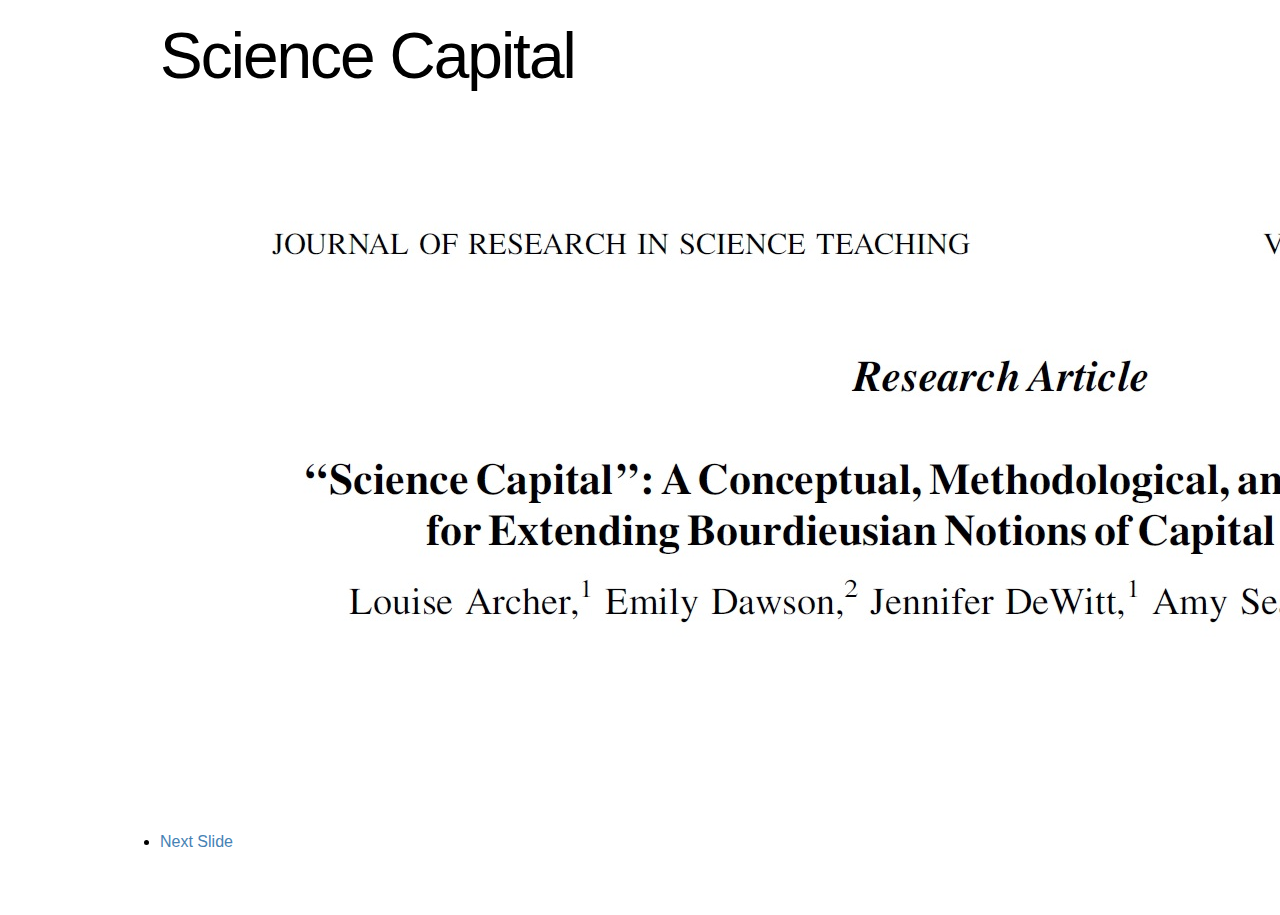
<file: 14thOCT/ScienceCapital.html>
<!DOCTYPE html>
<html>
<head>
	<meta name="description" content="">
	<meta name="keywords" content="Bourdieu, Science Education">
	<meta name="author" content="Steven Turnbull"></meta>	
	<title>Science Capital</title>
	<!--link rel="stylesheet" href="bootstrap.min.css"></-->
	<link rel="stylesheet" href="style.css"></>
</head>

<body>
<p><h1>Science Capital</h1></p>

<IMG src="Archer.jpg" alt="Archer" style="width:1651px;height:720px;">

<div>
<li><a href="3_Networks.html">Next Slide</a></li>
</div>

<body>
</html>
</file>
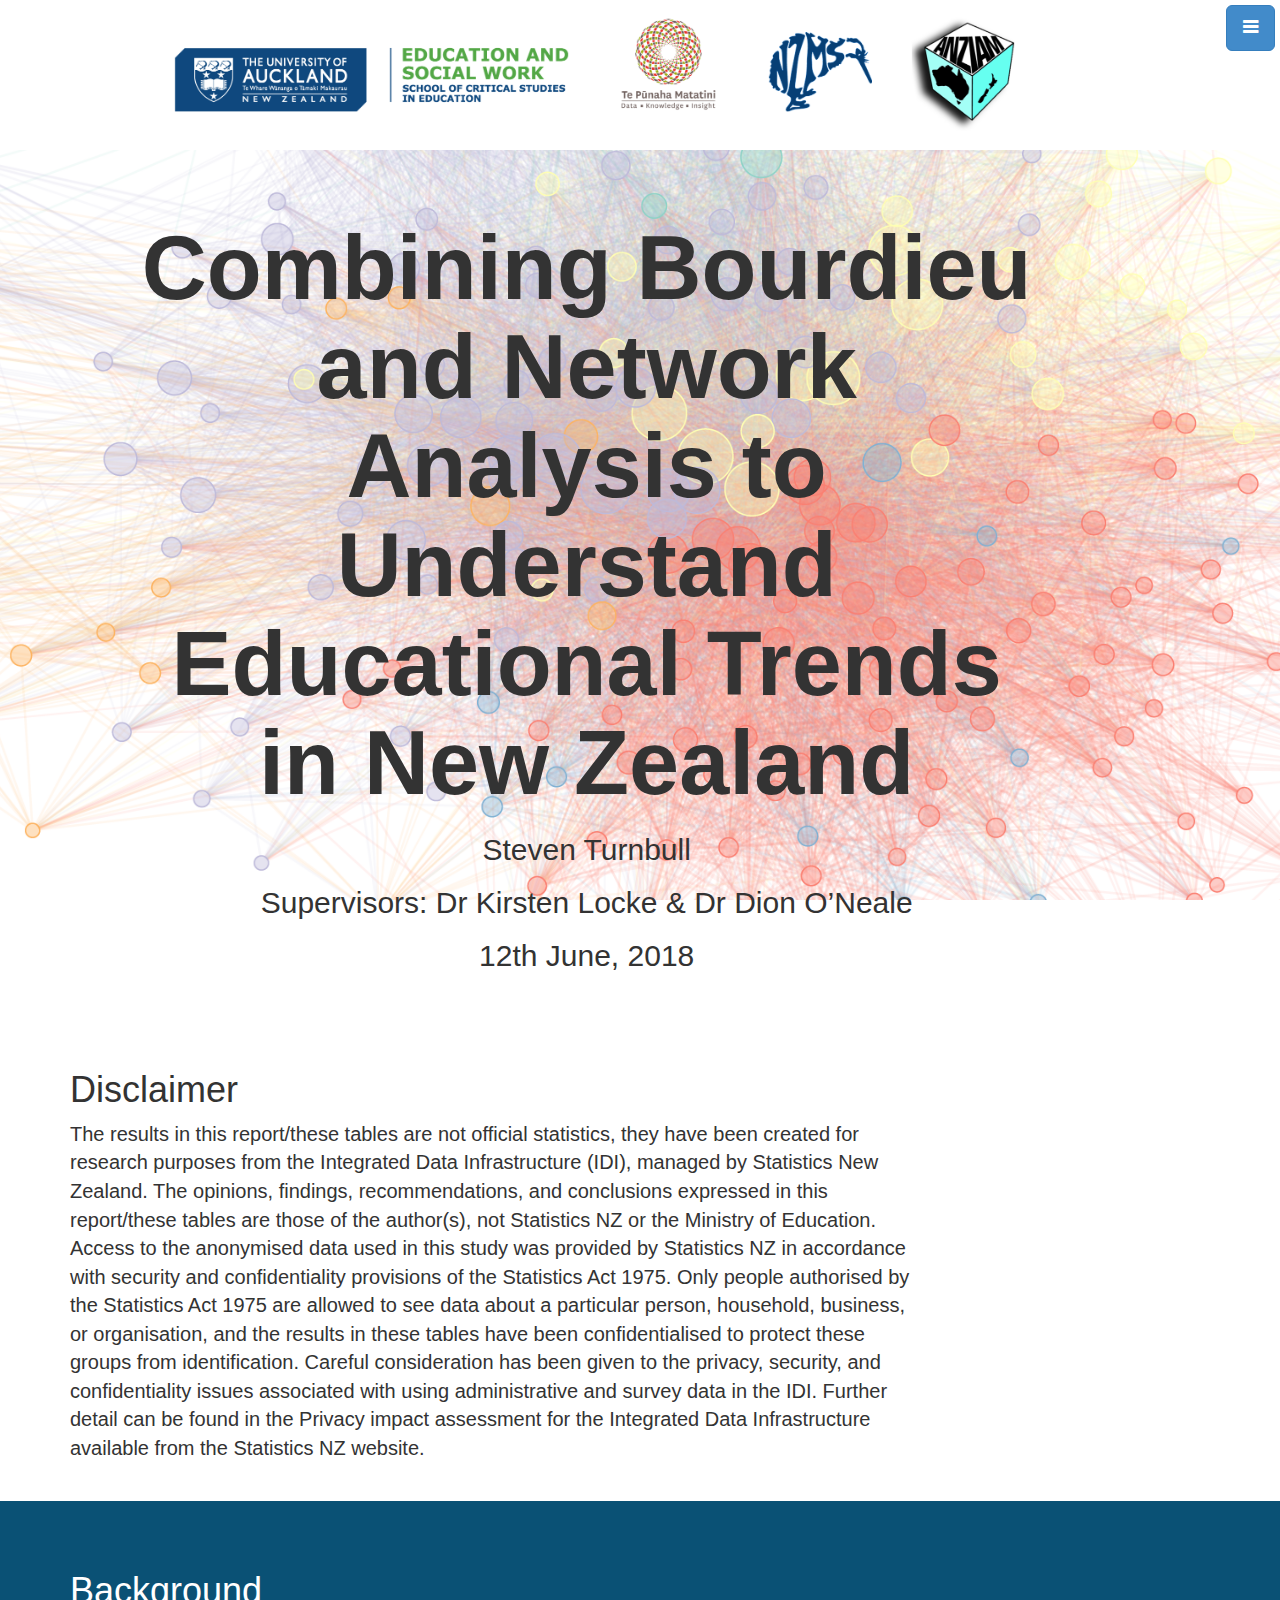
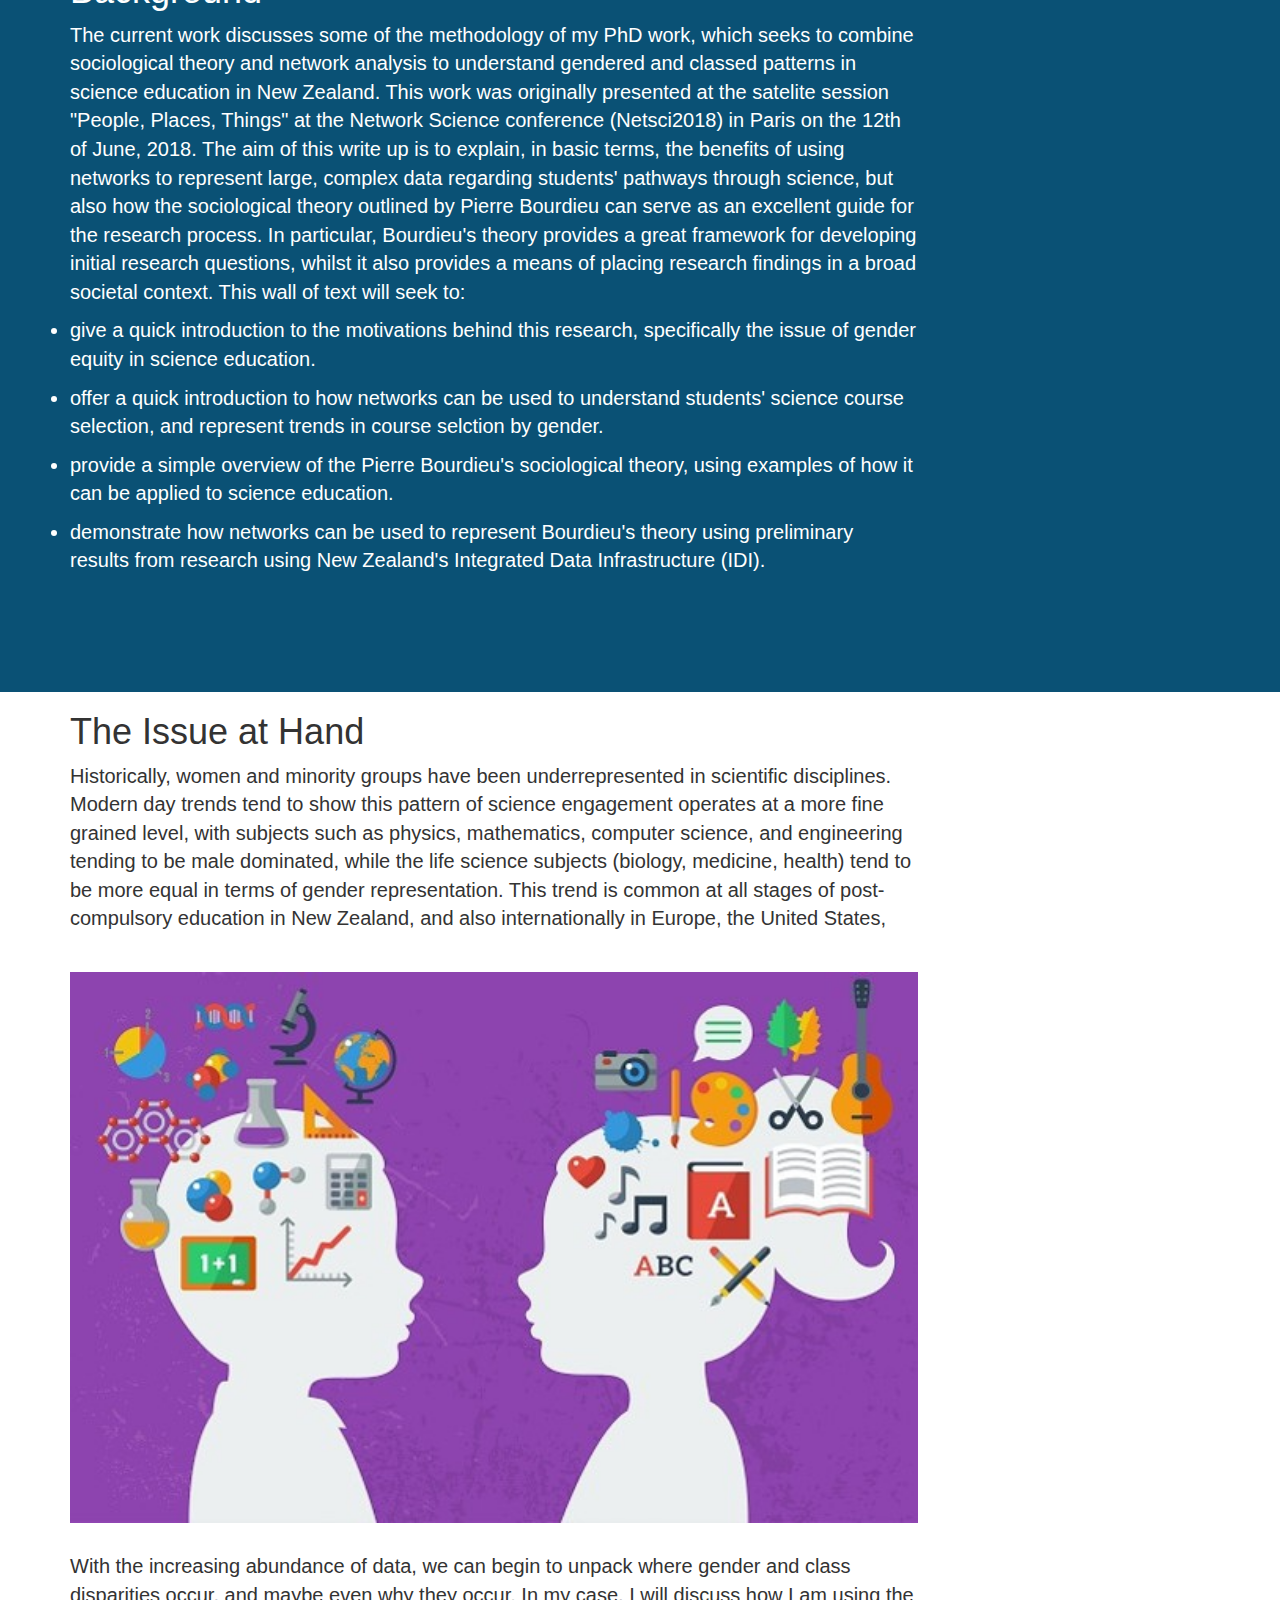
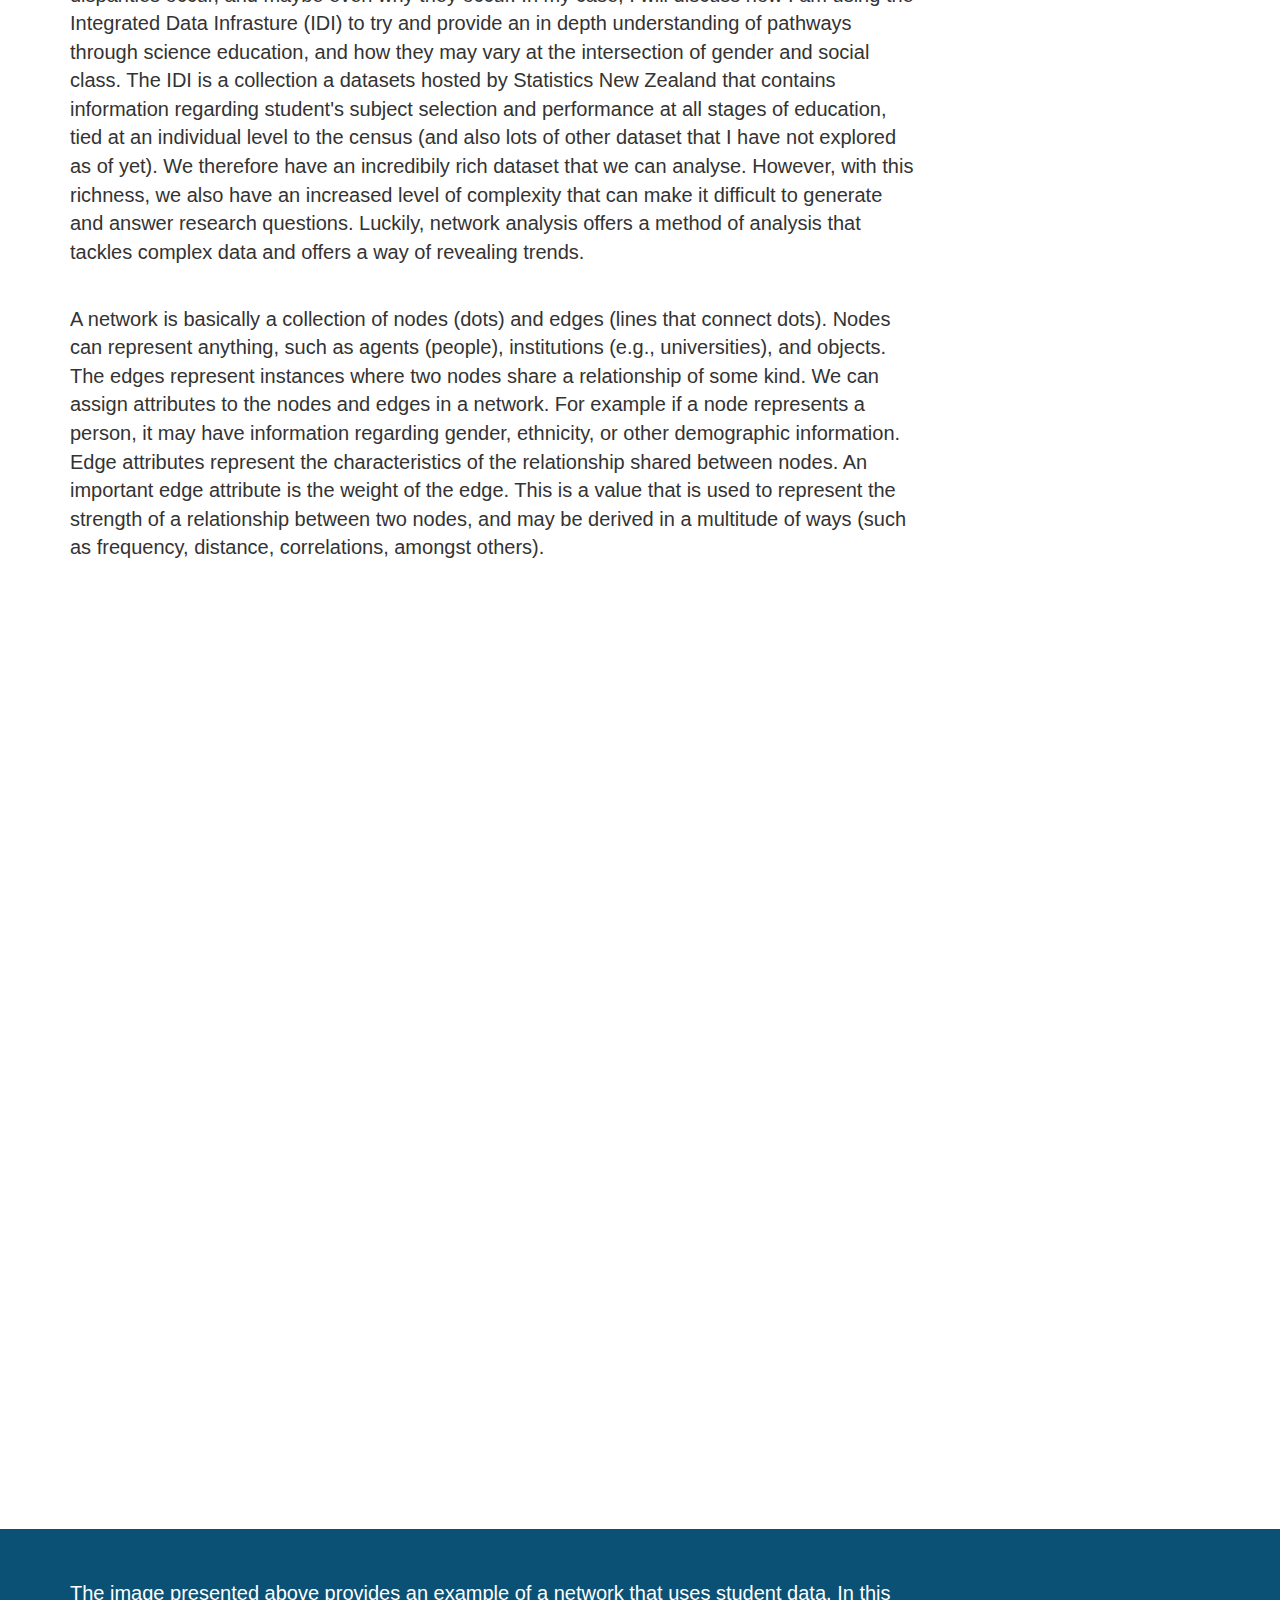
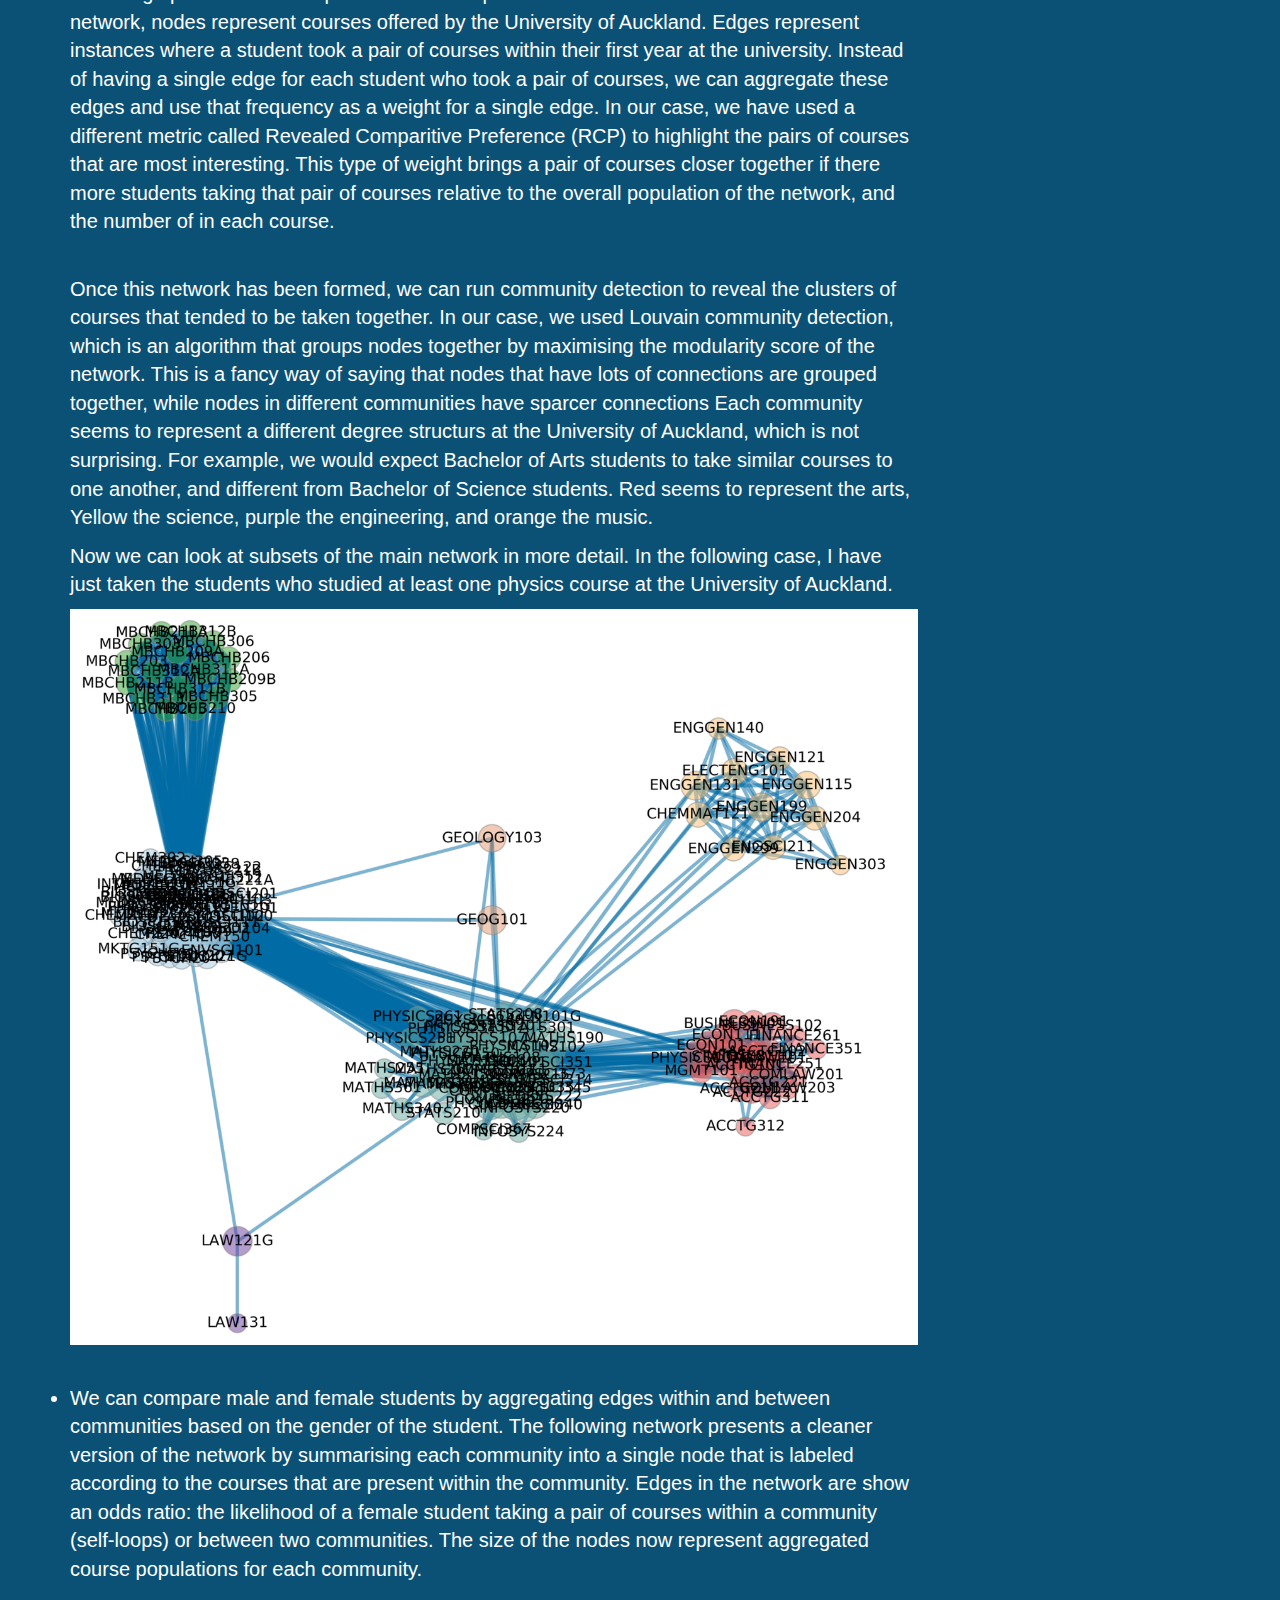
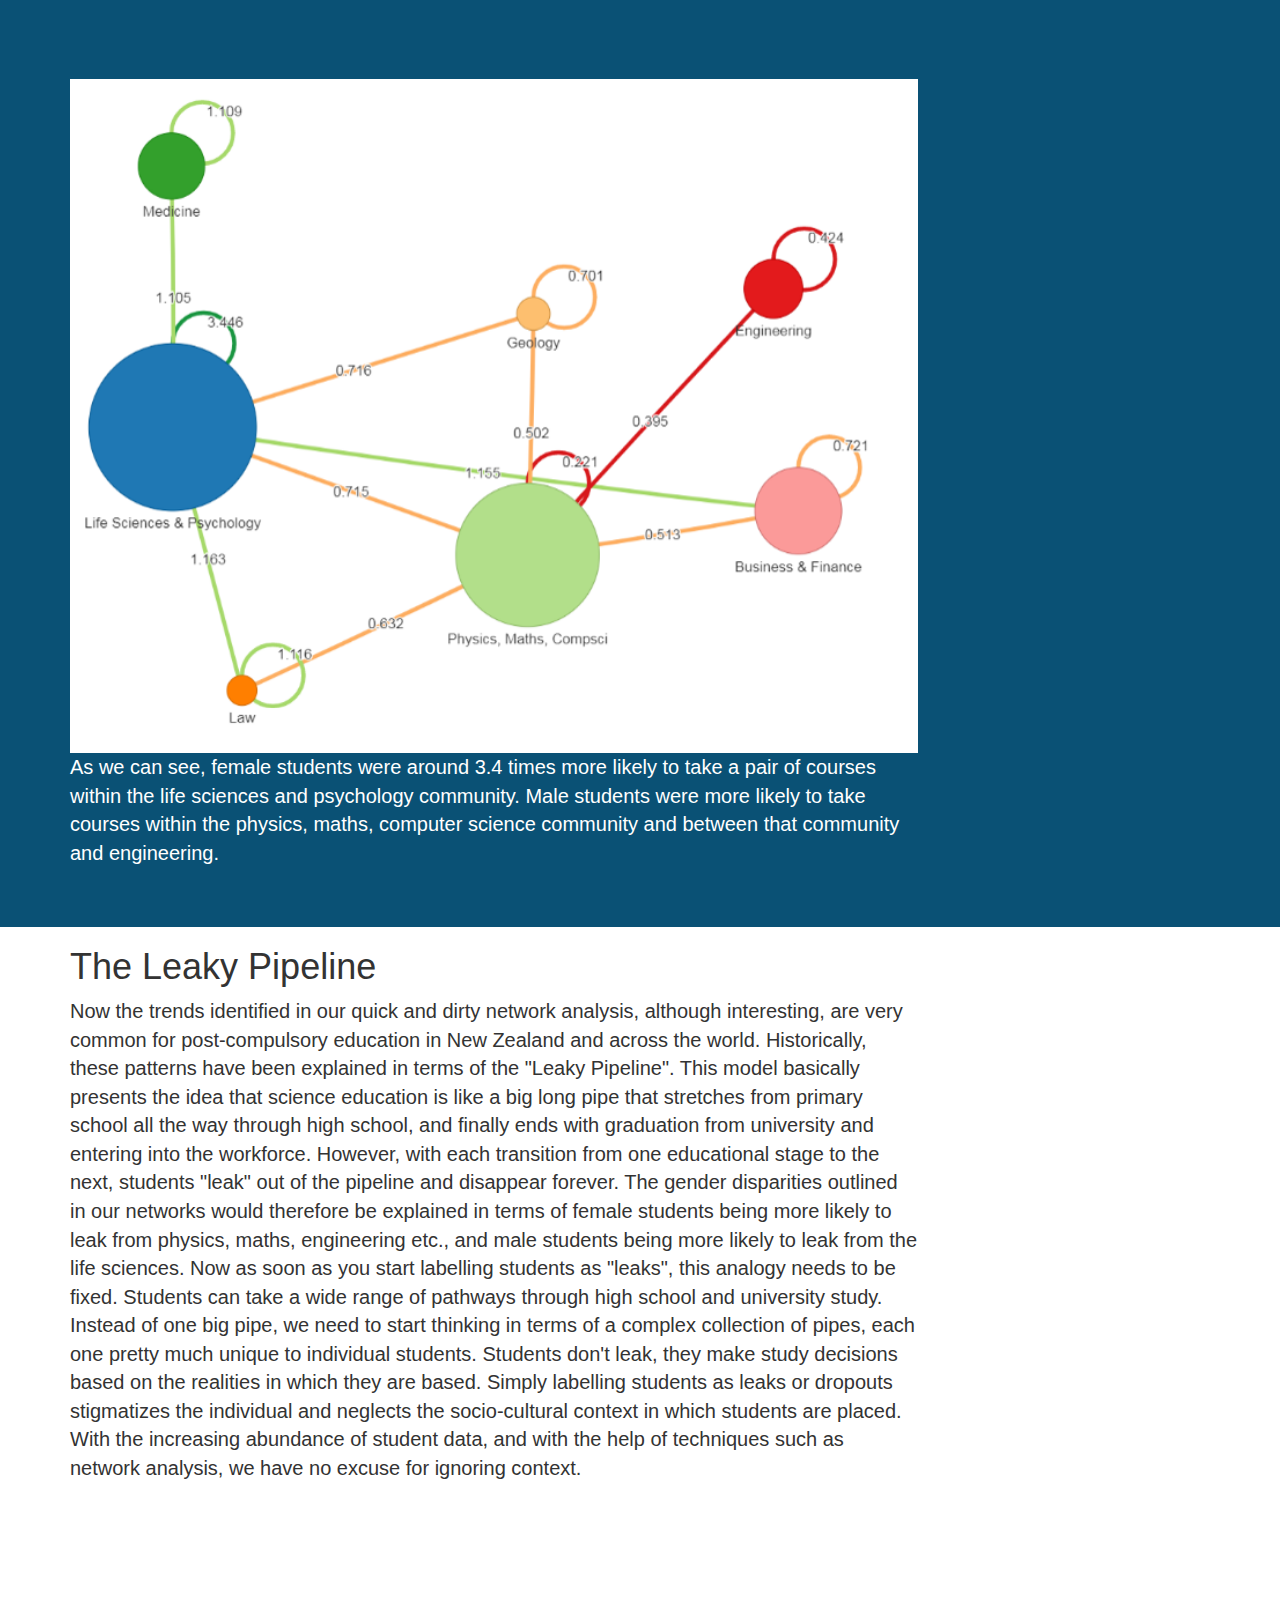
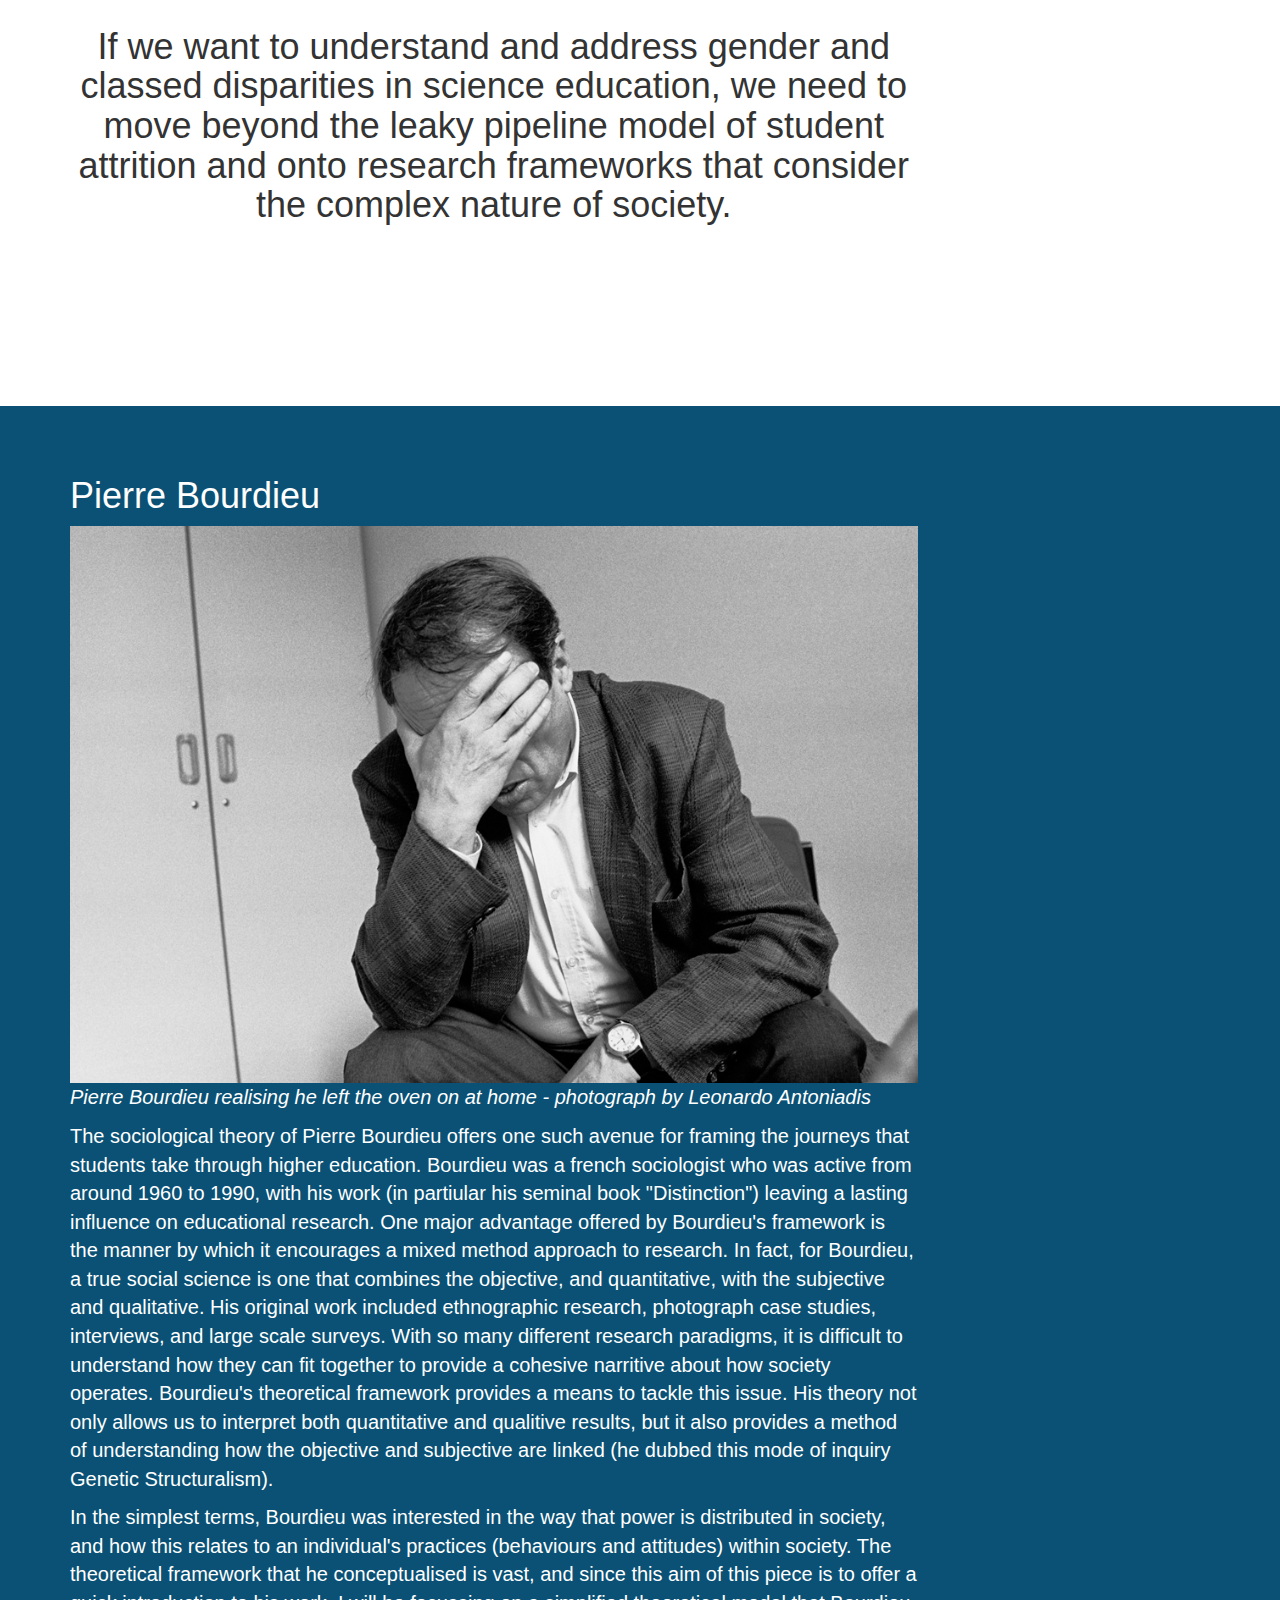
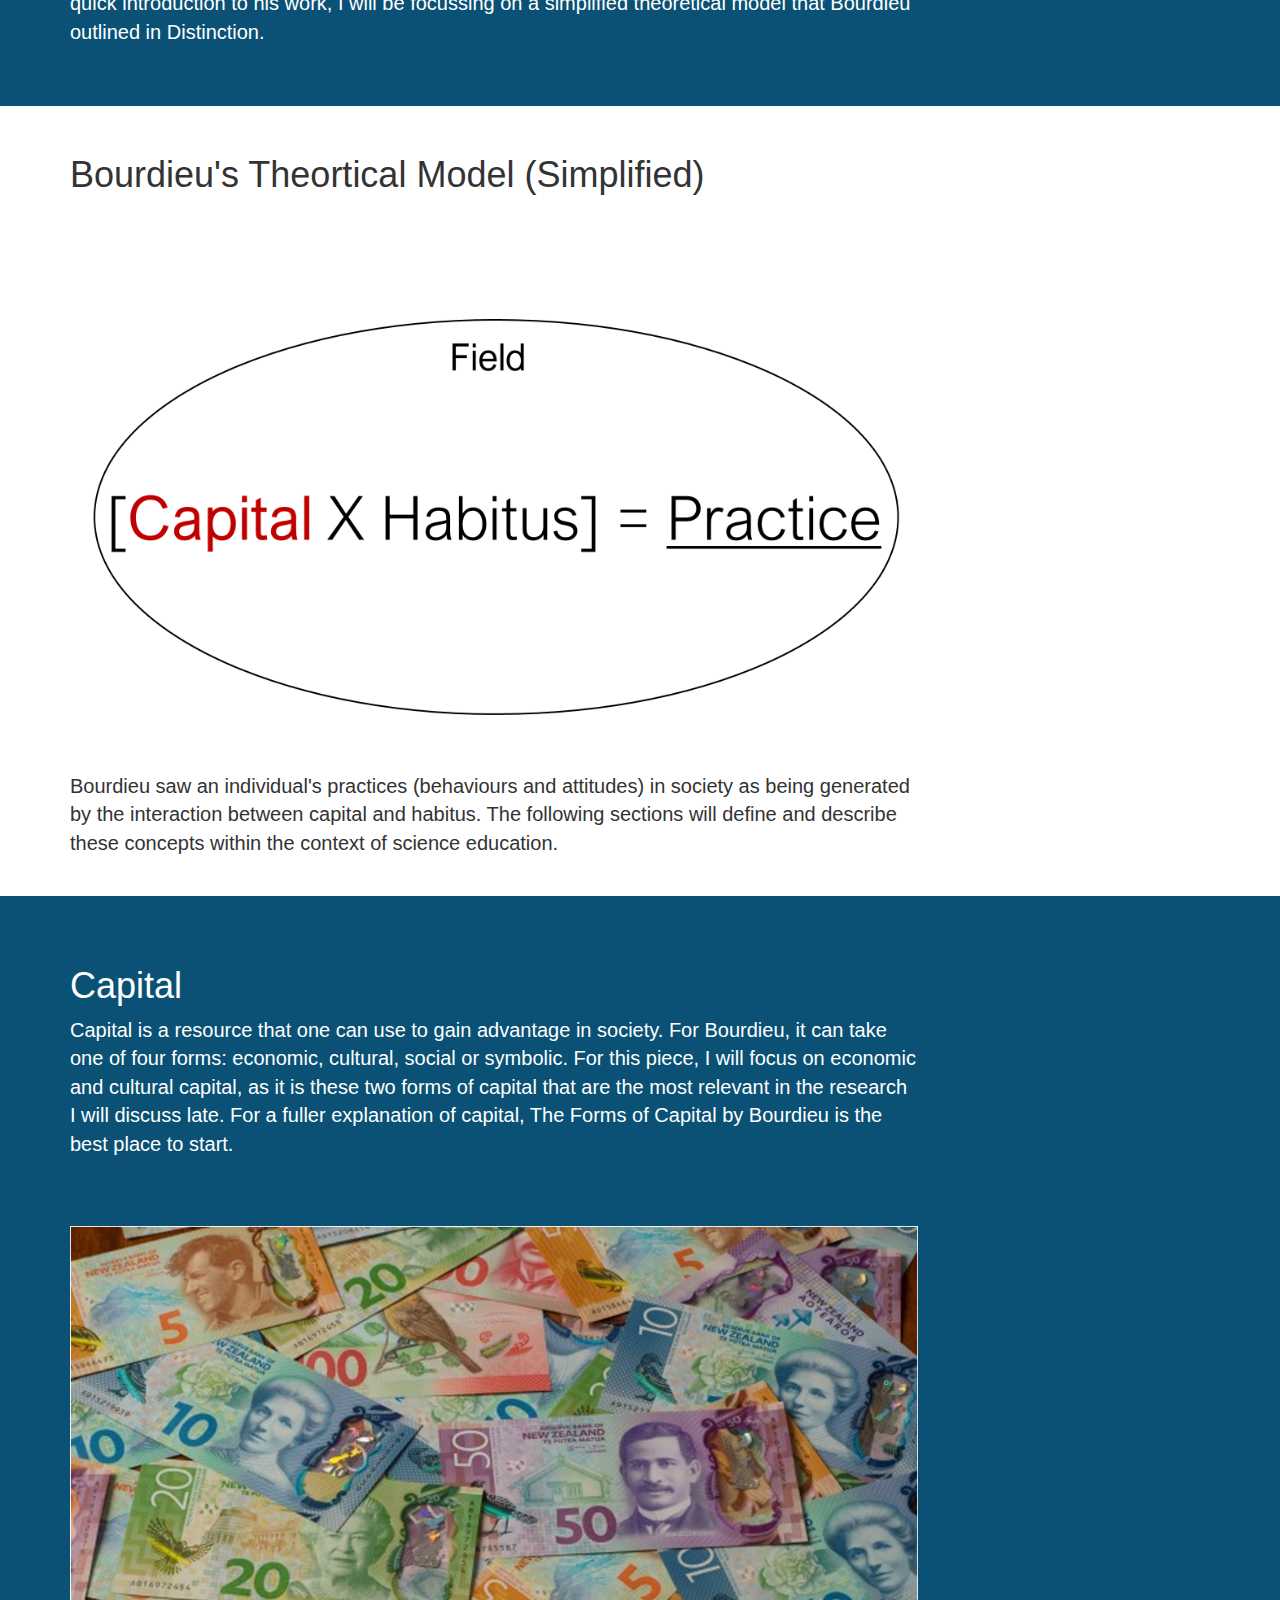
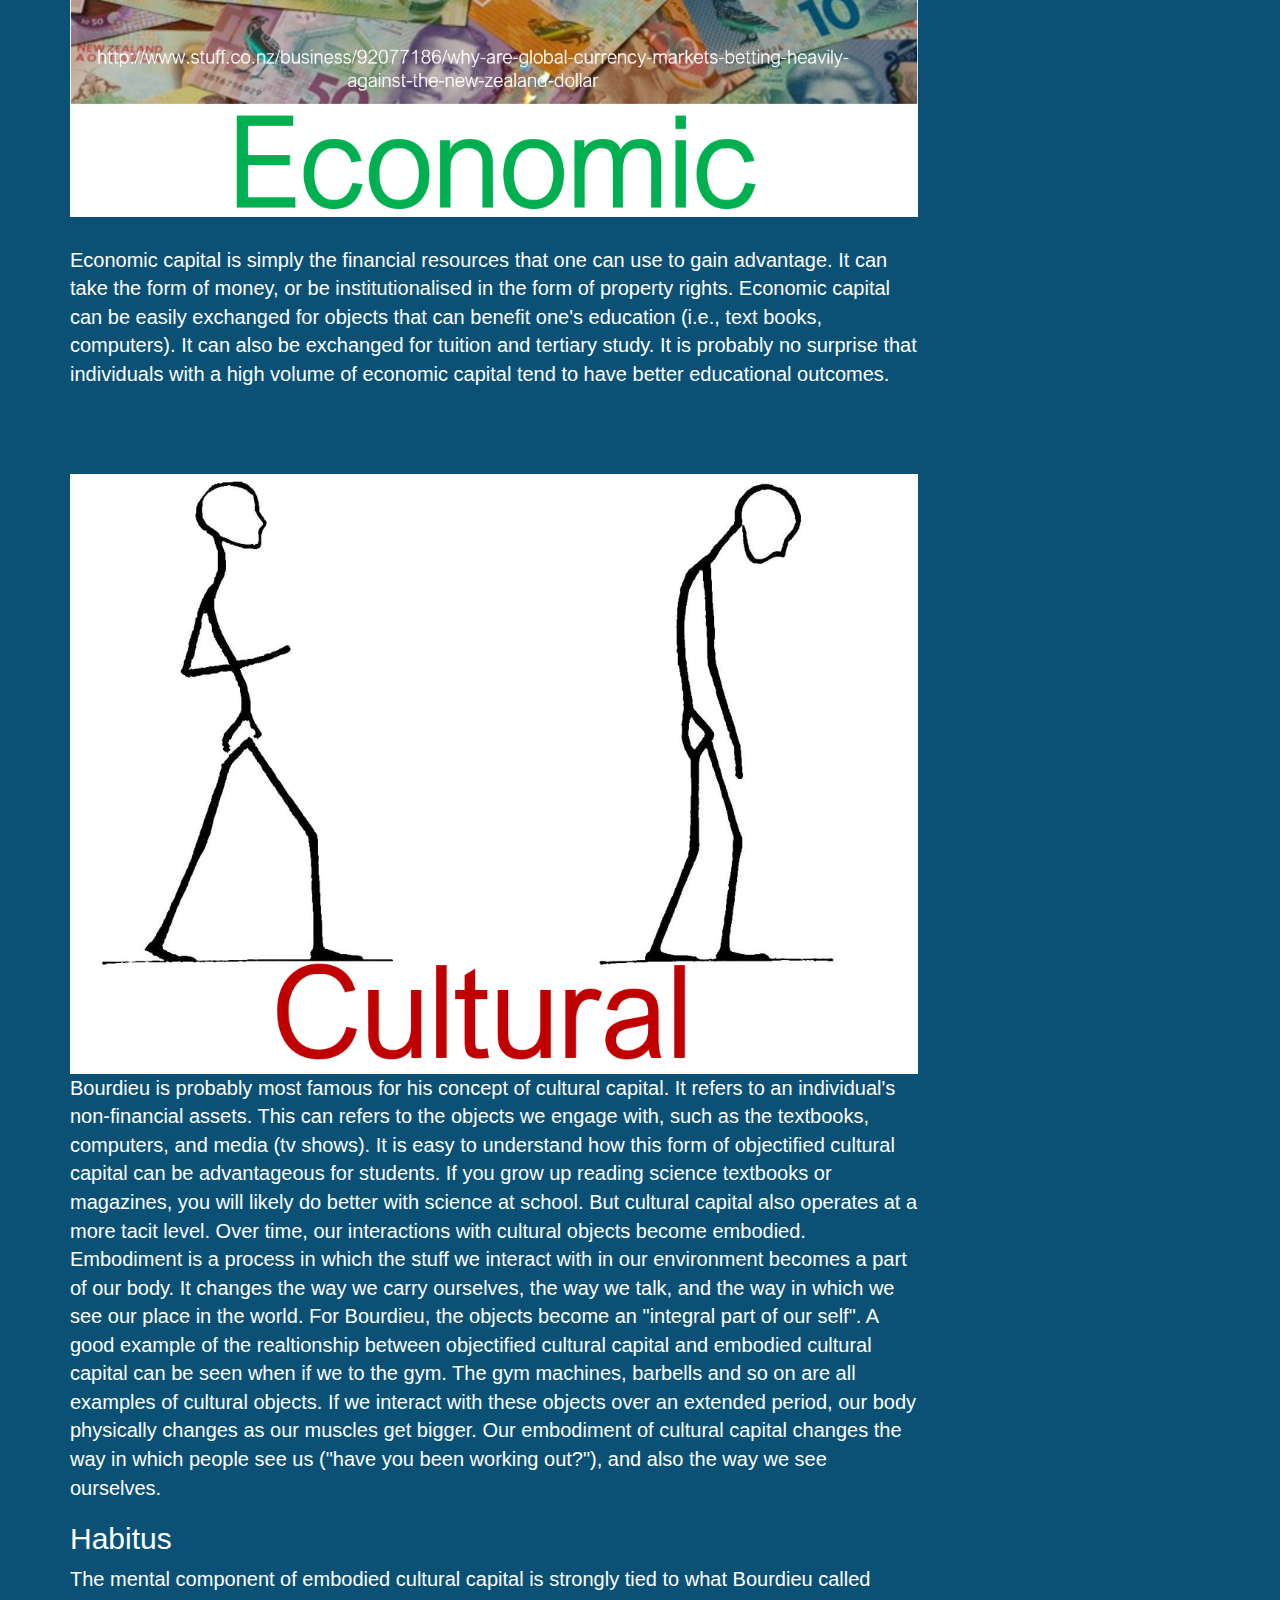
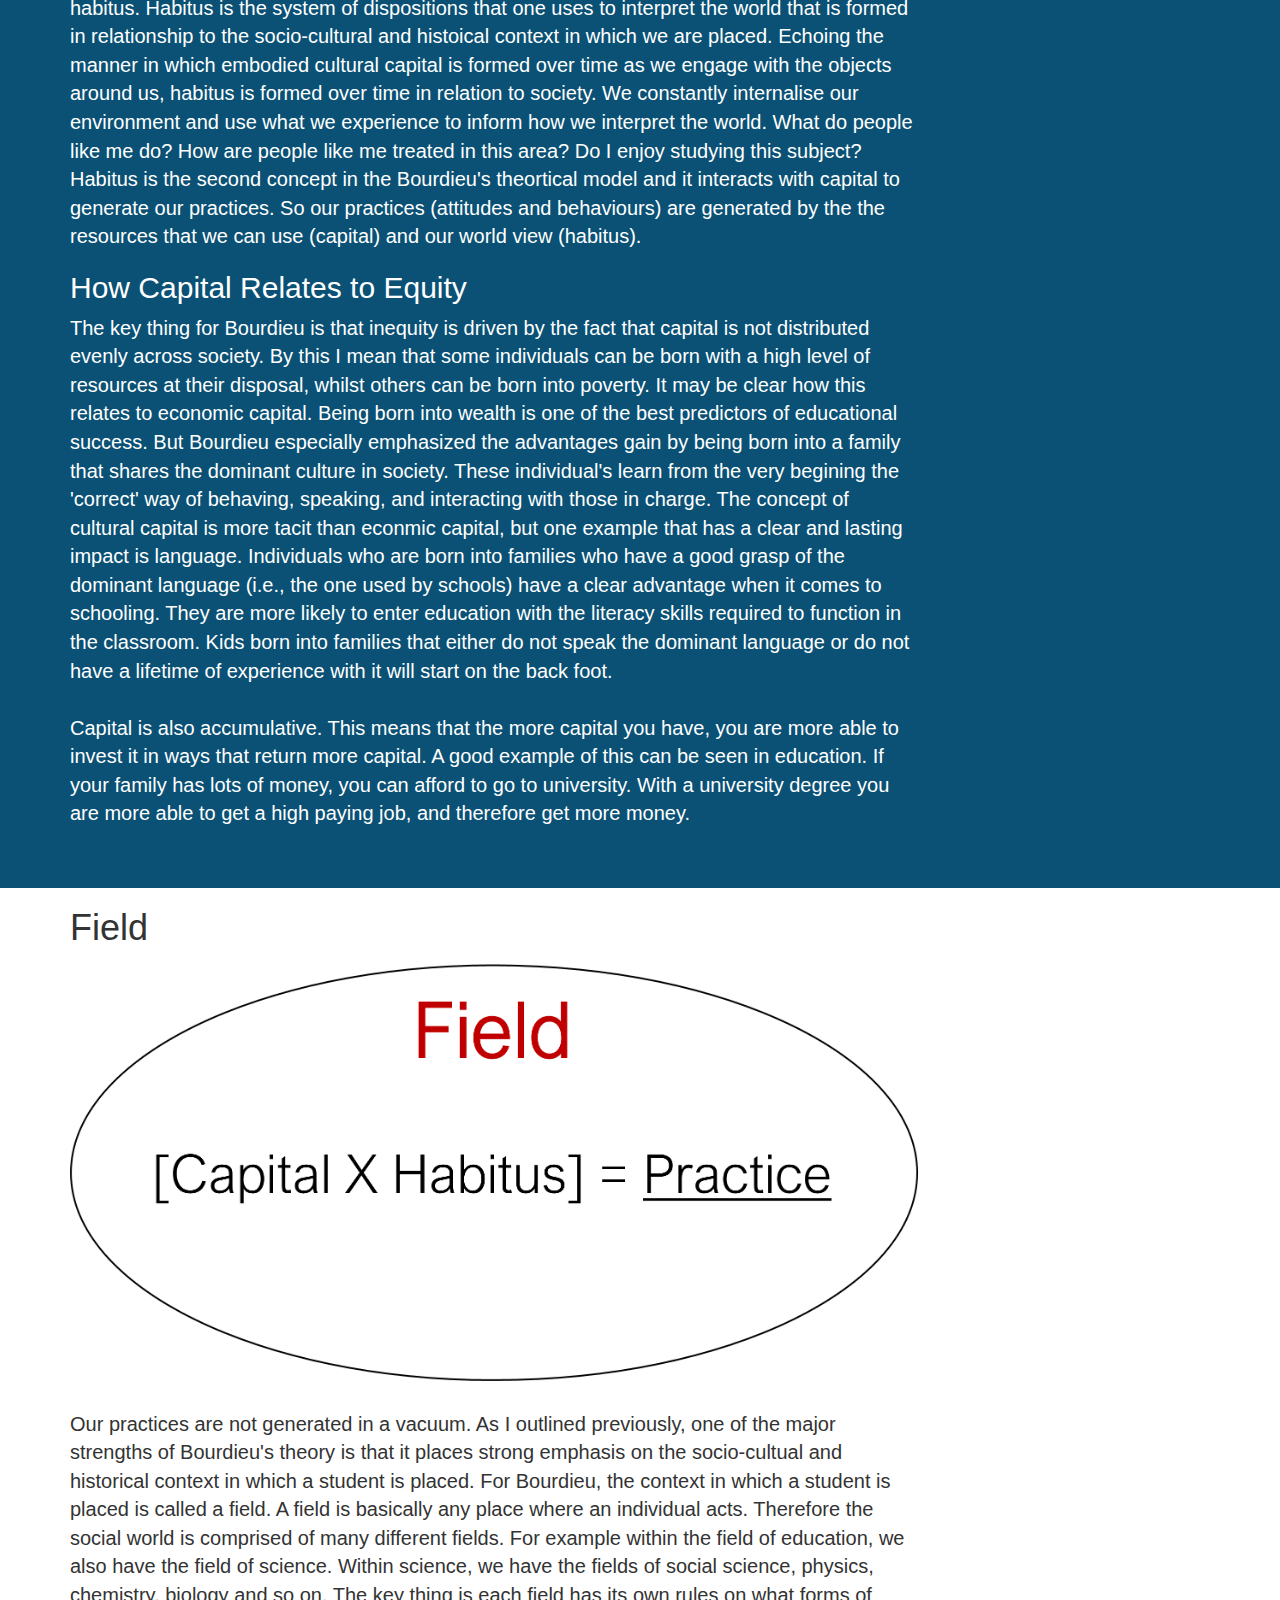
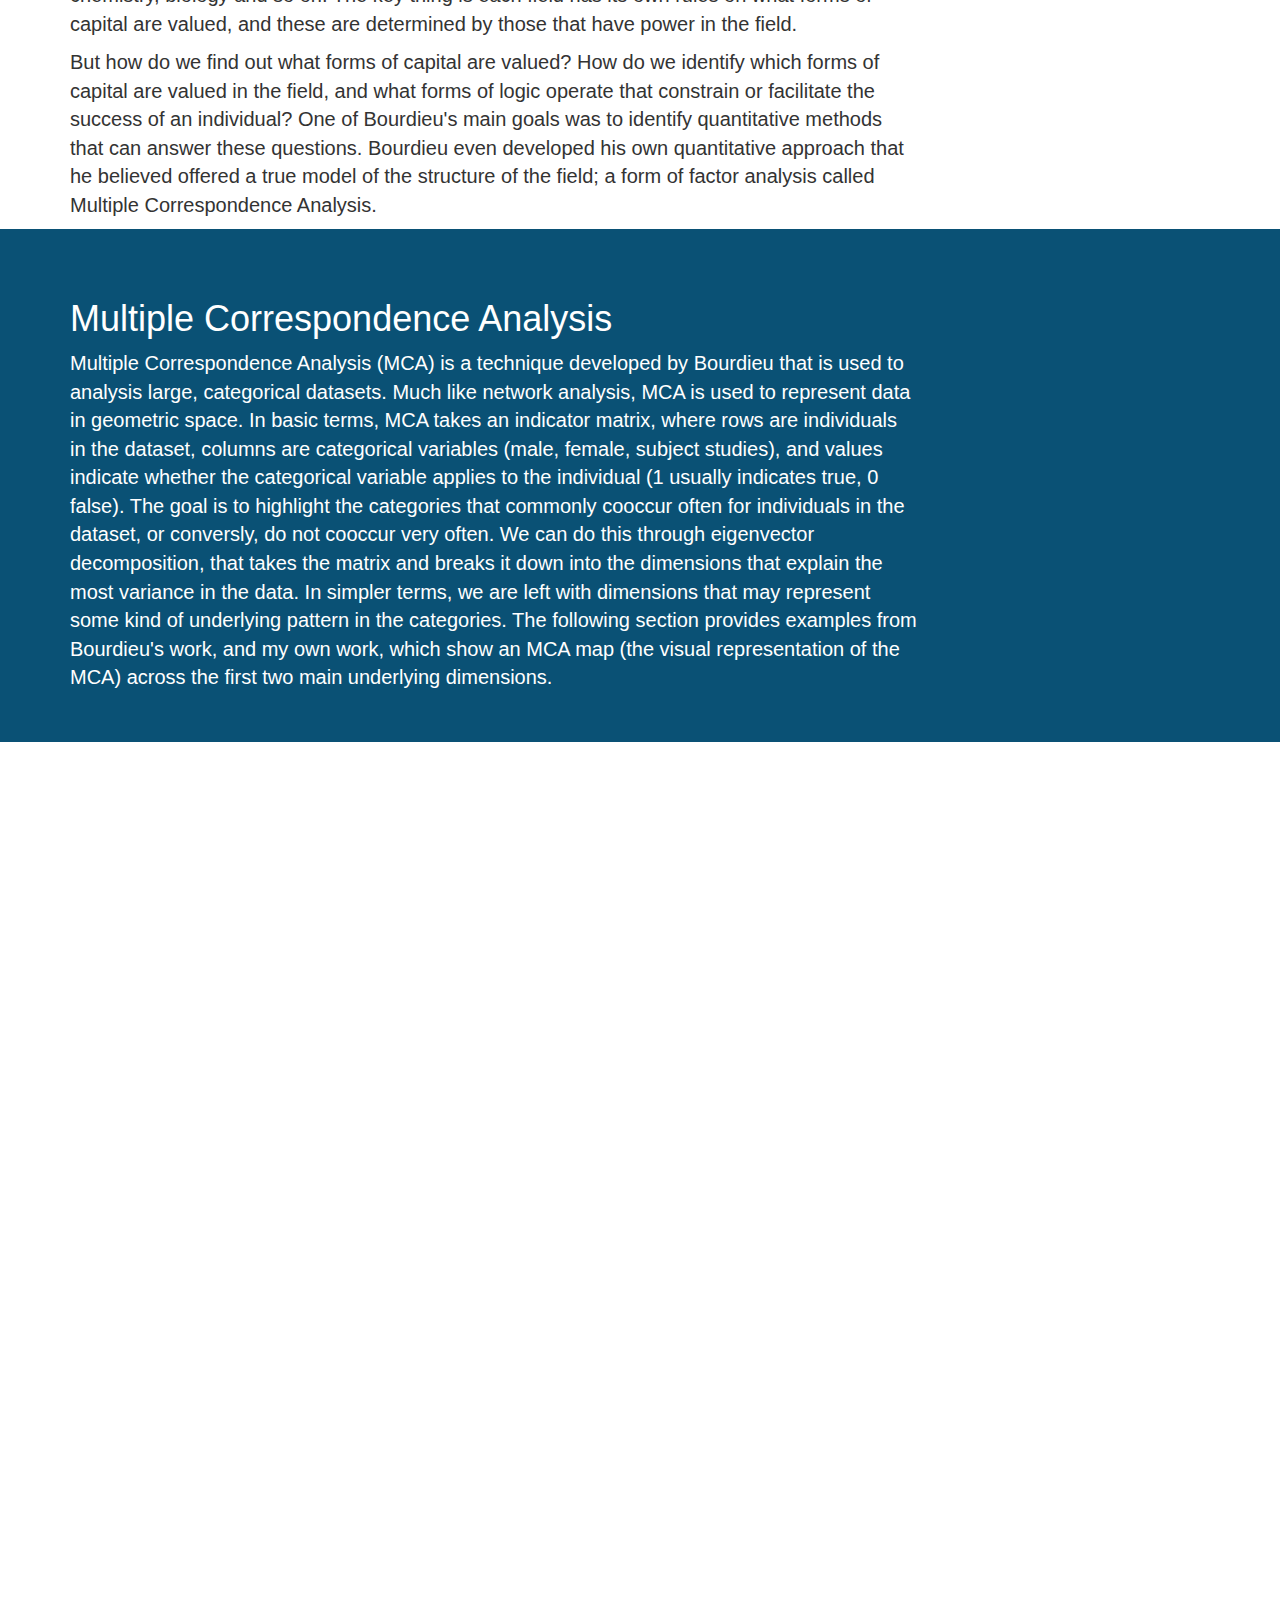
<file: Netsci2018/index_new.html>
<!DOCTYPE html>
<html lang="en">

<head>
	<meta charset="utf-8">
	<meta name="viewport" content="width=device-width, initial-scale=1.0">
	<meta name="description" content="">
	<meta name="author" content="">

	<title>Bourdieu, Networks and Movement</title>

	<!-- Bootstrap core CSS -->
	<link href="css/bootstrap.min.css" rel="stylesheet">

	<!-- Add custom CSS here -->
	<link href="css/stylish-portfolio.css" rel="stylesheet">
	<link href="css/font-awesome.min.css" rel="stylesheet">
	
	
</head>

<body>
	<!-- Side Menu -->
	<a id="menu-toggle" href="#" class="btn btn-primary btn-lg toggle"><i class="fa fa-bars"></i></a>
	<div id="sidebar-wrapper">
		<ul class="sidebar-nav">
			<a id="menu-close" href="#" class="btn btn-default btn-lg pull-right toggle"><i class="fa fa-times"></i></a>
			<li class="sidebar-brand">
				<a>Contents</a>
			</li>
			<li>
				<a href="#Issue">The Issue</a>
			</li>
			
			<li>
				<a href="#TransverseMovementsUni">Example</a>
			</li>
			
			<li>
				<a href="#Issue2">Beyond the Pipeline</a>
			</li>
			
			<li>
				<a href="#PierreBourdieu">Pierre Bourdieu</a>
			</li>
			
			<li>
				<a href="#Theory">Theortical Model</a>
			</li>
			
			<li>
				<a href="#Capital">Capital</a>
			</li>
			
			<li>
				<a href="#Field">Field</a>
			</li>
			
			<li>
				<a href="#BourdieuMCA">MCA</a>
			</li>
			
			<li>
				<a href="#Networks">Networks</a>
			</li>
			
			<li>
				<a href="#TransverseMovementsHS">Transverse Movements</a>
			</li>
			
			<li>
				<a href="#TransverseMovementsHS2">High School and Tertiary</a>
			</li>
			
			
			<li>
				<a href="#VerticalMovements">Vertical Movements</a>
			</li>
			
			<li>
				<a href="#Habitus">Habitus</a>
			</li>
			
			<li>
				<a href="#Summary">Summary</a>
			</li>
			
			
		</ul>
	</div>
	<!-- /Side Menu -->

	<!-- Full Page Image Header Area -->
	<div id="top" class="intro">
		<div class="container">
			<div class="row">
				<div class="col-md-9 col-md-offset-1">
				<IMG src="NetsciFunding.png" alt="TPM" style="width:100%;">
				</div>
			</div>
		</div>
	</div>
	
	<div id="top" class="header">
		<div class="vert-text">
			<div class="col-md-9 col-md-offset-1">
				<h1>Combining Bourdieu and Network Analysis to Understand Educational Trends in New Zealand</h1> 
				<h2>Steven Turnbull </h2>
				<h2>Supervisors: Dr Kirsten Locke & Dr Dion O’Neale</h2>
				<h2>12th June, 2018</h2>
				
			</div>
		</div>
	</div>
	<!-- /Full Page Image Header Area -->
	
	<div id="Disclaimer" class="intro">
		<div class="container">
			<div class="row">
				<div class="col-md-9 col-md-offset-0">
					<h1>Disclaimer</h1>
					<p>The results in this report/these tables are not official statistics, they have been created for research purposes from the Integrated Data Infrastructure (IDI), managed by Statistics New Zealand.  The opinions, findings, recommendations, and conclusions expressed in this report/these tables are those of the author(s), not Statistics NZ or the Ministry of Education.

Access to the anonymised data used in this study was provided by Statistics NZ in accordance with security and confidentiality provisions of the Statistics Act 1975. Only people authorised by the Statistics Act 1975 are allowed to see data about a particular person, household, business, or organisation, and the results in these tables have been confidentialised to protect these groups from identification.

Careful consideration has been given to the privacy, security, and confidentiality issues associated with using administrative and survey data in the IDI. Further detail can be found in the Privacy impact assessment for the Integrated Data Infrastructure available from the Statistics NZ website. 


					
					
					<br>
					<br>

				</div>
			</div>
		</div>
	</div>	
	
	<!-- Intro -->
	<div id="Background" class="call-to-action">
		<div class="container">
			<div class="row">
				<div class="col-md-9 col-md-offset-0">
					<h1>Background</h1>
					<p>The current work discusses some of the methodology of my PhD work, which seeks to combine sociological theory and network analysis to 
					understand gendered and classed patterns in science education in New Zealand. This work was originally presented at the satelite session "People, Places, Things" at 
					the Network Science conference (Netsci2018) in Paris on the 12th of June, 2018. The aim of this write up is to explain, in basic terms, the 
					benefits of using networks to represent large, complex data regarding students' pathways through science, but also how the sociological theory 
					outlined by Pierre Bourdieu can serve as an excellent guide for the research process. In particular, Bourdieu's theory provides a great framework for 
					developing initial research questions, whilst it also provides a means of placing research findings in a broad societal context. This wall of text will 
					seek to:<p>
					<p><li>give a quick introduction to the motivations behind this research, specifically the issue of gender equity in science education.</li></p>
					<p><li>offer a quick introduction to how networks can be used to understand students' science course selection, and represent trends in course selction by gender.</li></p>
					<p><li>provide a simple overview of the Pierre Bourdieu's sociological theory, using examples of how it can be applied to science education.</li></p>
					<p><li>demonstrate how networks can be used to represent Bourdieu's theory using preliminary results from research using New Zealand's Integrated Data Infrastructure (IDI).</li></p>
					
					
					<br>
					<br>

				</div>
			</div>
		</div>
	</div>	
	
	<div id="Issue" class="intro">
		<div class="container">
			<div class="row">
				<div class="col-md-9 col-md-offset-0">
					<h1> The Issue at Hand</h1>
					<p>Historically, women and minority groups have been underrepresented in scientific disciplines. Modern day trends tend to show this pattern of
					science engagement operates at a more fine grained level, with subjects such as physics, mathematics, computer science, and engineering tending 
					to be male dominated, while the life science subjects (biology, medicine, health) tend to be more equal in terms of gender representation. 
					This trend is common at all stages of post-compulsory education in New Zealand, and also internationally in Europe, the United States,  </p>
					<br>

					<center>
						<IMG src="stereotypes.jpg" alt="stereotypes" style="width: 100%;">
					</center>
					<br>
					<p>With the increasing abundance of data, we can begin to unpack where gender and class disparities occur, and maybe even why they occur. In my 
					case, I will discuss how I am using the Integrated Data Infrasture (IDI) to try and provide an in depth understanding of pathways through science 
					education, and how they may vary at the intersection of gender and social class. The IDI is a collection a datasets hosted by Statistics New 
					Zealand that contains information regarding student's subject selection and performance at all stages of education, tied at an individual level 
					to the census (and also lots of other dataset that I have not explored as of yet). We therefore have an incredibily rich dataset 
					that we can analyse. However, with this richness, we also have an increased level of complexity that can make it difficult to generate and 
					answer research questions. Luckily, network analysis offers a method of analysis that tackles complex data and offers a way of revealing trends.
					</p>
					<br>
					<p>A network is basically a collection of nodes (dots) and edges (lines that connect dots). Nodes can represent anything, such as agents (people), 
					institutions (e.g., universities), and objects. The edges represent instances where two nodes share a relationship of some kind.
					We can assign attributes to the nodes and edges in a network. For example if a node represents a person, it may have information regarding gender,
					ethnicity, or other demographic information. Edge attributes represent the characteristics of the relationship shared between nodes. An important 
					edge attribute is the weight of the edge. This is a value that is used to represent the strength of a relationship between two nodes, and may be derived in 
					a multitude of ways (such as frequency, distance, correlations, amongst others).
					<br>
					<br>
					<br>

				</div>
			</div>
		</div>
	</div>	
	<div id="TransverseMovementsUni" class="header2">
		<div class="vert-text">
			<div class="col-md-9 col-md-offset-0">
				  <p> &nbsp </p>
			</div>
		</div>
	</div>
	
	<div class="call-to-action" id="TransverseMovementsUni">
		<div class="container">
			<div class="row">
				<div class="col-md-9 col-md-offset-0">
					<p>The image presented above provides an example of a network that uses student data. In this network, nodes represent courses offered by the University of 
					Auckland. Edges represent instances where a student took a pair of courses within their first year at the university. Instead of having a single edge 
					for each student who took a pair of courses, we can aggregate these edges and use that frequency as a weight for a single edge. In our case, we have 
					used a different metric called Revealed Comparitive Preference (RCP) to highlight the pairs of courses that are most interesting. This 
					type of weight brings a pair of courses closer together if there more students taking that pair of courses relative to the overall population of the network, and the number of 
				   in each course. </p>
					
					<br>
					<p>Once this network has been formed, we can run community detection to reveal the clusters of courses that tended to be taken together. In our case, 
					we used Louvain community detection, which is an algorithm that groups nodes together by maximising the modularity score of the network. 
					This is a fancy way of saying that nodes that have lots of connections are grouped together, while nodes in different communities have sparcer connections
					Each community seems to represent a different degree structurs at the University of Auckland, which is not surprising. For example, we would expect Bachelor of Arts students
					to take similar courses to one another, and different from Bachelor of Science students. Red seems to represent the arts, Yellow the science, purple the 
					engineering, and orange the music. </p>
					
					<p>Now we can look at subsets of the main network in more detail. In the following case, I have just taken the students who studied at least one 
					physics course at the University of Auckland.</p>
					<center>
					<IMG src="PhysNetwork1.png" alt="physicsStudentNetwork" style="width: 100%;">
					</center>
					<br>
					<p><li>We can compare male and female students by aggregating edges within and between communities based on the gender of the student. 
					The following network presents a cleaner version of the network by summarising each community into a single node that is labeled according to the 
					courses that are present within the community. Edges in the network are show an odds ratio: the likelihood of a female student taking a pair of courses 
					within a community (self-loops) or between two communities. The size of the nodes now represent aggregated course populations for each community. </li></p>
					

					<br>
					
					<br>
					<br>
													
					<center>
					<IMG src="PhysNetworkCom.png" alt="physicsStudentNetworkCommunities" style="width: 100%;">
					</center>
								
					<p>As we can see, female students were around 3.4 times more likely to take a pair of courses within the life sciences and psychology community. 
					Male students were more likely to take courses within the physics, maths, computer science community and between that community and engineering.</li></p>

					
				</div>
			</div>
		</div>
	</div>
	<div id="Issue2" class="intro">
		<div class="container">
			<div class="row">
				<div class="col-md-9 col-md-offset-0">
					<h1> The Leaky Pipeline</h1>
					<p>Now the trends identified in our quick and dirty network analysis, although interesting, are very common for post-compulsory education 
					in New Zealand and across the world. Historically, these patterns have been explained in terms of the "Leaky Pipeline". This model basically 
					presents the idea that science education is like a big long pipe that stretches from primary school all the way through high school, and 
					finally ends with graduation from university and entering into the workforce. However, with each transition from one educational stage
					to the next, students "leak" out of the pipeline and disappear forever. The gender disparities outlined in our networks would therefore 
					be explained in terms of female students being more likely to leak from physics, maths, engineering etc., and male students being more likely 
					to leak from the life sciences. Now as soon as you start labelling students as "leaks", this analogy needs to be fixed. Students can take a wide range 
					of pathways through high school and university study. Instead of one big pipe, we need to start thinking in terms of a complex collection of pipes, each 
					one pretty much unique to individual students. Students don't leak, they make study decisions based on the realities in which they are based. Simply 
					labelling students as leaks or dropouts stigmatizes the individual and neglects the socio-cultural context in which students are placed. With the 
					increasing abundance of student data, and with the help of techniques such as network analysis, we have no excuse for ignoring context.
					</p>
					
					<br><br>
					<br>
					<br>
					
					<center><h1> If we want to understand and address gender and classed disparities in science 
					education, we need to move beyond the leaky pipeline model of student attrition and onto research frameworks 
					that consider the complex nature of society.</h1></center>
					<br>
					<br>
					<br>
					<br>
					<br>
					<br>
				</div>
			</div>
		</div>
	</div>	
	
	<div id="PierreBourdieu" class="call-to-action">
		<div class="container">
			<div class="row">
				<div class="col-md-9 col-md-offset-0">
				<h1> Pierre Bourdieu</h1>
					<center>
						<IMG src="Bourdieu.jpg" alt="Bourdieu" style="width: 100%;">
					</center>
					
					<p><i>Pierre Bourdieu realising he left the oven on at home - photograph by Leonardo Antoniadis </i></p>
					<p>The sociological theory of Pierre Bourdieu offers one such avenue for framing the journeys that students 
					take through higher education. Bourdieu was a french sociologist who was active from around 1960 to 1990, with his work (in partiular
					his seminal book "Distinction") leaving a lasting influence on educational research. One major advantage offered by Bourdieu's framework is 
					the manner by which it encourages a mixed method approach to research. In fact, for Bourdieu, a true social science is one that combines the objective, 
					and quantitative, with the subjective and qualitative. His original work included ethnographic research, photograph case studies, interviews, 
					and large scale surveys. With so many different research paradigms, it is difficult to understand how they can fit together to provide a 
					cohesive narritive about how society operates. Bourdieu's theoretical framework provides a means to tackle this issue. His theory not only allows
					us to interpret both quantitative and qualitive results, but it also provides a method of understanding how the objective and subjective are 
					linked (he dubbed this mode of inquiry Genetic Structuralism).</p>
					
					<p>In the simplest terms, Bourdieu was interested in the way that power is distributed in society, and how this relates to an individual's
					practices (behaviours and attitudes) within society. The theoretical framework that he conceptualised is vast, and since this aim of this piece is to 
					offer a quick introduction to his work, I will be focussing on a simplified theoretical model that Bourdieu outlined in Distinction. </p>
					
				</div>
			</div>
		</div>
	</div>	
		
	<div id="Theory" class="intro">
		<div class="container">
			<div class="row">
				<div class="col-md-9 col-md-offset-0">
				<br>
					
					
					<h1>Bourdieu's Theortical Model (Simplified)</h1>
					<br>
					<br>
					<br>
					<br>
						<center>
							<img src="BourdieuModelCapital.png" alt="Bourdieu Theoretical Model" style="width: 100%;">
						</center>
						<br>
					<br>
					<p>Bourdieu saw an individual's practices (behaviours and attitudes) in society as being generated by the interaction between capital and habitus.
					The following sections will define and describe these concepts within the context of science education.
					<br>
					<br>
					
				</div>
			</div>
		</div>
	</div>
	
	<div id="Capital" class="call-to-action">
		<div class="container">
			<div class="row">
				<div class="col-md-9 col-md-offset-0">
					<p><h1>Capital</h1></p>
					<p>Capital is a resource that one can use to gain advantage in society. For Bourdieu, it can take one of four forms: economic, cultural, social 
					or symbolic. For this piece, I will focus on economic and cultural capital, as it is these two forms of capital that are the most relevant in the 
					research I will discuss late. For a fuller explanation of capital, The Forms of Capital by Bourdieu is the best place to start.</li></p>
					<br>
					

					
					<br>


					<center>
						<IMG src="EconomicCapital.png" alt="EconomicCapital" style="width: 100%;">
					</center>
					<br>
					
					Economic capital is simply the financial resources that one can use to gain advantage. It can take the form of money, or be institutionalised 
					in the form of property rights. Economic capital can be easily exchanged for objects that can benefit one's education (i.e., text books, computers).
					It can also be exchanged for tuition and tertiary study. It is probably no surprise that individuals with a high volume of economic capital 
					tend to have better educational outcomes. 
					
					<br>
					<br>
					<br>
					<br>

					<center>
						<IMG src="CulturalCapital.png" alt="CulturalCapital" style="width: 100%;">
					</center>
					<p>Bourdieu is probably most famous for his concept of cultural capital. It refers to an individual's non-financial assets. This can refers
					to the objects we engage with, such as the textbooks, computers, and media (tv shows). It is easy to understand how this form of 
					objectified cultural capital can be advantageous for students. If you grow up reading science textbooks or magazines, you will likely do
					better with science at school. But cultural capital also operates at a more tacit level. Over time, our interactions with cultural objects 
					become embodied. Embodiment is a process in which the stuff we interact with in our environment becomes a part of our body. It changes the 
					way we carry ourselves, the way we talk, and the way in which we see our place in the world. For Bourdieu, the objects become an "integral 
					part of our self". A good example of the realtionship between objectified cultural capital and embodied cultural capital can be seen when
					if we to the gym. The gym machines, barbells and so on are all examples of cultural objects. If we interact with these objects over an 
					extended period, our body physically changes as our muscles get bigger. Our embodiment of cultural capital changes the way in which people
					see us ("have you been working out?"), and also the way we see ourselves. 

					<h2>Habitus</h2>
					The mental component of embodied cultural capital is strongly tied to what Bourdieu called habitus. Habitus is the system of dispositions
					that one uses to interpret the world that is formed in relationship to the socio-cultural and histoical context in which we are placed. 
					Echoing the manner in which embodied cultural capital is formed over time as we engage with the objects around us, habitus is formed
					over time in relation to society. We constantly internalise our environment and use what we experience to inform how we interpret the world.
					What do people like me do? How are people like me treated in this area? Do I enjoy studying this subject? Habitus is the second concept in 
					the Bourdieu's theortical model and it interacts with capital to generate our practices. So our practices (attitudes and behaviours) are
					generated by the the resources that we can use (capital) and our world view (habitus).

					<h2>How Capital Relates to Equity</h2>
					<p>The key thing for Bourdieu is that inequity is driven by the fact that capital is not distributed evenly across society. By this I mean that 
					some individuals can be born with a high level of resources at their disposal, whilst others can be born into poverty. It may be clear how this 
					relates to economic capital. Being born into wealth is one of the best predictors of educational success. But Bourdieu especially emphasized the 
					advantages gain by being born into a family that shares the dominant culture in society. These individual's learn from the very begining the 'correct'
					way of behaving, speaking, and interacting with those in charge. The concept of cultural capital is more tacit than econmic capital, but one example that
					has a clear and lasting impact is language. Individuals who are born into families who have a good grasp of the dominant language (i.e., the one used by 
					schools) have a clear advantage when it comes to schooling. They are more likely to enter education with the literacy skills required to function 
					in the classroom. Kids born into families that either do not speak the dominant language or do not have a lifetime of experience with it will start on the 
					back foot.
					<br>
					<br>
					Capital is also accumulative. This means that the more capital you have, you are more able to invest it in ways that return more capital. 
					A good example of this can be seen in education. If your family has lots of money, you can afford to go to university. 
					With a university degree you are more able to get a high paying job, and therefore get more money.</p>
				</div>
			</div>
		</div>
	</div>
	
	<div id="Field" class="intro">
		<div class="container">
			<div class="row">
				<div class="col-md-9 col-md-offset-0">
					<p><h1>Field</h1></p>

					<center>
							<img src="BourdieuModelField.png" alt="Bourdieu Theoretical Model" style="width: 100%;">
					</center>
					
					<br>
					<p>Our practices are not generated in a vacuum. As I outlined previously, one of the major strengths of Bourdieu's theory is that it places
					strong emphasis on the socio-cultual and historical context in which a student is placed. For Bourdieu, the context in which a student is 
					placed is called a field. A field is basically any place where an individual acts. Therefore the social world is comprised of many different fields.
					For example within the field of education, we also have the field of science. Within science, we have the fields of social science, physics, 
					chemistry, biology and so on. The key thing is each field has its own rules on what forms of capital are valued, and these are determined 
					by those that have power in the field.</p>
					
					<p> But how do we find out what forms of capital are valued? How do we identify which forms of capital are valued in the field, and what forms 
					of logic operate that constrain or facilitate the success of an individual? One of Bourdieu's main goals was to identify quantitative methods that
					can answer these questions. Bourdieu even developed his own quantitative approach that he believed offered a true model of the structure of the field;
					a form of factor analysis called Multiple Correspondence Analysis.
					
											
											
				</div>
			</div>
		</div>
	</div>
	
	<div id="BourdieuMCA" class="call-to-action">
		<div class="container">
			<div class="row">
				<div class="col-md-9 col-md-offset-0">
					<p><h1>Multiple Correspondence Analysis</h1></p>
					Multiple Correspondence Analysis (MCA) is a technique developed by Bourdieu that is used to analysis large, categorical datasets. 
					Much like network analysis, MCA is used to represent data in geometric space. In basic terms, MCA takes an indicator matrix, where rows
					are individuals in the dataset, columns are categorical variables (male, female, subject studies), and values indicate whether the categorical
					variable applies to the individual (1 usually indicates true, 0 false). The goal is to highlight the categories that commonly cooccur 
					often for individuals in the dataset, or conversly, do not cooccur very often. We can do this through eigenvector decomposition, that takes the matrix
					and breaks it down into the dimensions that explain the most variance in the data. In simpler terms, we are left with dimensions that may represent
					some kind of underlying pattern in the categories. The following section provides examples from Bourdieu's work, and my own work, which show an MCA
					map (the visual representation of the MCA) across the first two main underlying dimensions.
				</div>
			</div>
		</div>
	</div>
	<div id="top" class="header3">
		<div class="vert-text">
			<div class="col-md-9 col-md-offset-0">
				  <p> &nbsp</p>
			</div>
		</div>
	</div>
					
					
	<div id="BourdieuMCA2" class="call-to-action">
		<div class="container">
			<div class="row">
				<div class="col-md-9 col-md-offset-0">
					
					<p>The MCA map presented above shows the structure of the field of taste in French society in the 1980's. 
					The map provides a two dimensional representation of a survey of taste (music, art, food etc.). Bourdieu interpretted 
					this output as showing that French society was structured across the dimensions of economic and cultural capital (the horizontal axis). 
					Individuals who had a high volume of cultural capital, and low economic capital, are located on the left hand side, and vice versa on the 
					right hand side. Items that coccur often are located close to one another in the map (i.e., individuals know few musical works also
					tend to find paintings nice but difficult). Items that are far away are relatively unlikely to cooccur (individuals that know 12+ musical works
					were less likely to like the Blue Danube). The vertical access represents a logic operating on the field, where indivuals are split
					by "seneriority in the bourgiousie". Upper class individuals are located towards the top, working class towards the bottom. So for Bourdieu,
					taste in French society is mainly structured by the distribution of economic and cultural capital, and class.</p>
										
					
											
				</div>
			</div>
		</div>
	</div>
	
		
	<div id="My_MCA" class="header4">
		<div class="vert-text">
			<div class="col-md-9 col-md-offset-0">
				  <p> &nbsp</p>
			</div>
		</div>
	</div>
	
	<div id="My_MCA2" class="call-to-action">
		<div class="container">
			<div class="row">
				<div class="col-md-9 col-md-offset-0">
					<p><h1>MCA of New Zealand Science Education</h1></p>	
					<p>I have repeated the same type of analysis, but instead the field I am interested in is science education in New Zealand (between the years 
					2009-2015). This analysis used data from the IDI, and contains the following variables:</p>
					<p><li>High school profile (did the student study science at high school, and if so, what was their main discipline?</li></p>
					<p><li>Did the student attend a tertiary institution, and if so, what did they study ("Other" encompasses all non-science disciplines)?</li></p>
					<p><li>How well did the student perform at high school across all subject disciplines (binned into quartiles, 1st quatile being the top 25%)? </li></p>
					<p><li>How many of the student's parents went to university (0,1, or 2) </li></p>
					<p><li>Student gender (male or female, non-binary information was not available).</li></p>
					<br>
					<p>
					Whilst this list is not an exaughstive summary of the characteristics that are likely important in determining progression in science, they have
					been selected due to prior research suggesting their importance. Ethnicity is definitely an important characteristic that needs to be considered,
					and I am currently working on the best way to incorporate it into the analysis (in particular, I am assessing the best way to deal with mutliple
					ethnicities). Measures of deprivation and direct measures of economic capital also need to be included in the future.</p>
					<br>
					
					<p>We can see that the horizontal dimension appears to represent cultural capital. Individuals who had parents who went to university are also
					more likely to be top achievers in high school (a measure of institutionalised cultural capital). Individuals who have high cultural capital
					(according to this interpretation) are more likely to go to university, and prehaps more interestingly, study science at high school and university.
					Individuals with relatively lower cultural capital are more likely to go to polytechnic or private institutions, which provide more vocational degrees,
					or not attend a tertiary instituion at all. These individuals are also less likely to study science at high school and tertiary level. The vertical
					dimension seems to represent the gender disparities that are so prevalent in science education. If a student is male, they are more likely to
					study engineering and computer science, regardless of cultural capital. Female students seem relatively more likely to take health and
					social science.</p>
				</div>
			</div>
		</div>
	</div>
    <!-- /Intro -->

    <!-- Call to Action -->
    <div class="intro" id="Networks">
        <div class="container">
            <div class="row">
                <div class="col-md-9 col-md-offset-0">
				
                    <h1> How can we use Networks and Bourdieu together? </h1>
                <br>
				
	
			<p><h2>Networks can deal with the complexity of student pathways.</h2></p>
			<br>
							
			
			<h2>Networks can also highlight the <b>dynamic</b> nature of the field.</h2>
			<p><li>Transverse Movements = changing from one field to another.</li></p> 
			<p><li>Vertical Movements = moving upwards/downwards in the 'rankings' of the field.</li></p> 
			<br>
			<br>
			<br>
			<br>
                </div>
            </div>
        </div>
    </div>
    <!-- /Call to Action -->
	
	<!--location-->
	 <div class="call-to-action" id="TransverseMovementsHS">
		<div class="container">
			<div class="row">
				<div class="col-md-9 col-md-offset-0">
					<p><h1>Transverse Movements</h1></p>
					
					<p><h2>The field of high school to the field of tertiary study</h2></p>
					<p>Heatmap of the transition between high school and tertiary study across the whole of New Zealand (2016)</p>
					<p><li>School Decile is an indicator of socio-economic background of the school</li></p>
					
					
				</div>
			</div>
		</div>
	</div>
	<div id="top" class="header5">
		<div class="vert-text">
			<div class="col-md-9 col-md-offset-0">
				  <p> &nbsp </p>
			</div>
		</div>
	</div>
	
	<div class="call-to-action" id="TransverseMovementsHS3">
		<div class="container">
			<div class="row">
				<div class="col-md-9 col-md-offset-0">
					
					<p>Three Key trends</p>
					<p><li>Low Decile to wananga.</li></p>
					<p><li>High decile to university.</li></p>
					<p><li>Gender differences.</li></p>



				</div>
			</div>
		</div>
	</div>
				
					
					
		
	
	<div id="TransverseMovementsHS2" class="header6">
		<div class="vert-text">
			<div class="col-md-9 col-md-offset-0">
				  <p> &nbsp </p>
			</div>
		</div>
	</div>	
	
	<div class="call-to-action" id="TransverseMovementsHS32">
		<div class="container">
			<div class="row">
				<div class="col-md-9 col-md-offset-0">
					<p>Communities reflect the three trends.  </p>
					<p><li>Layout echoes the trends in the MCA</p>
					
				</div>
			</div>
		</div>
	</div>
	
	 
	<!--/location-->

	<!-- Programme-->
	<div id="VerticalMovements" class="intro">
		<div class="container">
			<div class="row">
				<div class="col-md-9 col-md-offset-0 font-size =0.5em">
					<p><h1>Vertical Movements</h1></p>
					<p><li>Movements upwards require an increase in the prized capital in the field</p></li>
					<p><li>Movements downwards indicate relatively lower volume of capital</p></li>
					<p><li>Below shows the movements based on volume of institutionalised cultural capital (course performance) in physics</p></li>

					<div>	
						<canvas width="900" height="600" ></canvas>
						<svg width="900" height="600" ></svg>

						<script src="d3.v3.min.js" charset="utf-8" type="text/javascript"></script>
						<script src="d3.sankey.js" charset="utf-8" type="text/javascript"></script>
						
						<script type="text/javascript">

						var canvas = d3.select("canvas")
						    .style("position", "absolute");

						var margin = {top: 1, right: 1, bottom: 6, left: 1},
						    width = 900 - margin.left - margin.right,
						    height = 600 - margin.top - margin.bottom;

						var formatNumber = d3.format(",.0f"),
						    format = function(d) { return formatNumber(d) + " Students"; },
						    color = d3.scale.category20();

						var svg = d3.select("svg")
						    .style('position', 'absolute')
						    .attr("width", width + margin.left + margin.right)
						    .attr("height", height + margin.top + margin.bottom)
						  .append("g")
						    .attr("transform", "translate(" + margin.left + "," + margin.top + ")");

						var sankey = d3.sankey()
						    .nodeWidth(15)
						    .nodePadding(10)
						    .size([width, height]);

						var path = sankey.link();

						var freqCounter = 1;


						d3.json("energy.json", function(energy) {

						  sankey
						      .nodes(energy.nodes)
						      .links(energy.links)
						      .layout(32);

						  var link = svg.append("g").selectAll(".link")
						      .data(energy.links)
						    .enter().append("path")
						      .attr("class", "link")
						      .attr("d", path)
						      .style("stroke-width", function(d) { return Math.max(1, d.dy); })
						      .style({
							"fill": "none",
							"stroke": "#000",
							"stroke-opacity": 0      
						      })
						      .sort(function(a, b) { return b.dy - a.dy; });

						  link
						      .on('mouseover', function() {
							d3.select(this).style("stroke-opacity", .15);
						      })
						      .on('mouseout', function() {
							d3.select(this).style("stroke-opacity", 0);
						      });

						  link.append("title")
						      .text(function(d) { return d.source.name + " → " + d.target.name + "\n" + format(d.value); });

						  var node = svg.append("g").selectAll(".node")
						      .data(energy.nodes)
						    .enter().append("g")
						      .attr("class", "node")
						      .attr("transform", function(d) { return "translate(" + d.x + "," + d.y + ")"; })
						    .call(d3.behavior.drag()
						      .origin(function(d) { return d; })
						      .on("dragstart", function() { this.parentNode.appendChild(this); })
						      .on("drag", dragmove));

						  node.append("rect")
						      .attr("height", function(d) { return d.dy; })
						      .attr("width", sankey.nodeWidth())
						      .style("fill", function(d) { return d.color; })
						      .style({
							"stroke": "none",
							"cursor": "move",
							"fill-opacity": .9,
							"shape-rendering": "crispEdges"
						      })
						    .append("title")
						      .text(function(d) { return d.name + "\n" + format(d.value); });

						  node.append("text")
						      .attr("x", -6)
						      .attr("y", function(d) { return d.dy / 2; })
						      .attr("dy", ".35em")
						      .attr("text-anchor", "end")
						      .attr("transform", null)
						      .style({
							"pointer-events": "none",
							"text-shadow": "0 1px 0 #fff"
						      })
						      .text(function(d) { return d.name; })
						    .filter(function(d) { return d.x < width / 2; })
						      .attr("x", 6 + sankey.nodeWidth())
						      .attr("text-anchor", "start");

						  function dragmove(d) {
						    d3.select(this).attr("transform", "translate(" + d.x + "," + (d.y = Math.max(0, Math.min(height - d.dy, d3.event.y))) + ")");
						    sankey.relayout();
						    link.attr("d", path);
						  }

						  var linkExtent = d3.extent(energy.links, function (d) {return d.value});
						  var frequencyScale = d3.scale.linear().domain(linkExtent).range([0.05,1]);
						  var particleSize = d3.scale.linear().domain(linkExtent).range([1,5]);


						  energy.links.forEach(function (link) {
						    link.freq = frequencyScale(link.value);
						    link.particleSize = 2;
						    link.particleColor = d3.scale.linear().domain([0,1])
						    .range([link.source.color, link.target.color]);
						  })

						  var t = d3.timer(tick, 1000);
						  var particles = [];

						  function tick(elapsed, time) {

						    particles = particles.filter(function (d) {return d.current < d.path.getTotalLength()});

						    d3.selectAll("path.link")
						    .each(
						      function (d) {
						//        if (d.freq < 1) {
							for (var x = 0;x<2;x++) {
							  var offset = (Math.random() - .5) * (d.dy - 4);
							  if (Math.random() < d.freq) {
							    var length = this.getTotalLength();
							    particles.push({link: d, time: elapsed, offset: offset, path: this, length: length, animateTime: length, speed: 0.4 + (Math.random())})
							  }
							}

						//        }
						/*        else {
							  for (var x = 0; x<d.freq; x++) {
							    var offset = (Math.random() - .5) * d.dy;
							    particles.push({link: d, time: elapsed, offset: offset, path: this})
							  }
							} */
						      });

						    particleEdgeCanvasPath(elapsed);
						  }

						  function particleEdgeCanvasPath(elapsed) {
						    var context = d3.select("canvas").node().getContext("2d")

						    context.clearRect(0,0,900,600);

						      context.fillStyle = "gray";
						      context.lineWidth = "1px";
						    for (var x in particles) {
							var currentTime = elapsed - particles[x].time;
						//        var currentPercent = currentTime / 1000 * particles[x].path.getTotalLength();
							particles[x].current = currentTime * 0.15 * particles[x].speed;
							var currentPos = particles[x].path.getPointAtLength(particles[x].current);
							context.beginPath();
						      context.fillStyle = particles[x].link.particleColor(0);
							context.arc(currentPos.x,currentPos.y + particles[x].offset,particles[x].link.particleSize,0,2*Math.PI);
							context.fill();
						    }
						  }


						});

						    </script>
			

				</div>
			
			
				<div>
			<br>
			<br>
			<br>
			<br>
			<br>
			<br>
			<br>
			<br>
			<br>
			<br>
			<br>
			<br>
			<br>
			<br>
			<br>
			<br>
			<br>
			<br>
			<br>
			<br>
			<br>
			<br>
				<h2><a href="https://stur600.shinyapps.io/gradeprogressionapp/">Seeing Trends in the Big Picture</a></h2>
				</div>
				
			</div><!--/col-md-6-->
		</div><!--/row-->
	</div><!--/container-->
</div><!--/id="programme"-->
	<!-- /Programme-->

		<div id="Habitus" class="call-to-action">

		<!-- Keynotes-->
		<div class="container">

			<div class="row">
				<div class="col-md-9 col-md-offset-0">

						<p><h1>Habitus</h1></p>
						<p><li>Our internalisation of society.</li></p>
						<p><li>Mediates between structure and agency.</li></p>
						<p><li>We make judgements based on the evidence we see in the environment. </li></p> 
						<ul><p><i>What do people like me study? What do I enjoy?</i></p></ul>
						 <center>
							<img src="stereotypes.png" alt="stereotypes" style="width: 100%;">
						</center>
						<br>
						<p>Two main arguments</p>
						<p><li>Gender disparities - Different obstacles in different fields. <p></li>
						<ul><p>Negative gender stereotypes (Marchand & Taasoobshirazi, 2013).<p></ul>
						<ul><p>Lack of career enhancing capital (Ivie, Tesfaye, Czujko & Chu, 2013)<p></ul>
						 <br>
						
						<p><li>Tertiary education should provide a means for social mobility.</li></p>
						

			</div><!--container-->
		</div><!--/row="oragnizers"-->

	</div>
	</div>
 
	<!-- speakers -->
	<div id="Summary" class="intro">

		<!-- Keynotes-->
		<div class="container">

			<div class="row">
				<div class="col-md-9 col-md-offset-0">
						
					<p><h1>Summary</h1></p>
					<ul> 
					<p><li>Bourdieu offers a framework that places student data in a broad societal context.</li></p>
					<p><li>Network analysis can be used to make sense of large datasets in a way that compliments Bourdieu's theory.</li></p>
					<p><li>Networks can highlight the distribution of capital, and Transverse and Vertical Movements in a Field</li></p>

					</ul>
					<br>
					
					
		
				
				<p><h1>Presentation available here:</h1></p>
				<p><h2>https://stur600.github.io/Netsci2018</h2></p>
				<br>
				<p><h2>Email: s.turnbull@auckland.ac.nz</h2></p>
				<p><h2>Twitter: @Turdbull</h2></p>	
				
				<IMG src="NetsciFunding.png" alt="TPM" style="width:100%;">
				</div><!--/col-md-6-->
			</div><!--/row-->
		</div><!--/container-->
	</div><!--/id="programme"-->



 
   
        <!-- JavaScript -->
    <script src="js/jquery.min.js"></script>
    <script src="js/bootstrap.min.js"></script>

    <!-- Custom JavaScript for the Side Menu and Smooth Scrolling -->
    <script>
    $("#menu-close").click(function(e) {
        e.preventDefault();
        $("#sidebar-wrapper").toggleClass("active");
    });
    </script>
    <script>
    $("#menu-toggle").click(function(e) {
        e.preventDefault();
        $("#sidebar-wrapper").toggleClass("active");
    });
    </script>
    <script>
    $(function() {
        $('a[href*=#]:not([href=#])').click(function() {
            if (location.pathname.replace(/^\//, '') == this.pathname.replace(/^\//, '') || location.hostname == this.hostname) {

                var target = $(this.hash);
                target = target.length ? target : $('[name=' + this.hash.slice(1) + ']');
                if (target.length) {
                    $('html,body').animate({
                        scrollTop: target.offset().top
                    }, 1000);
                    return false;
                }
            }
        });
    });
    </script>

</body>

</html>
</file>
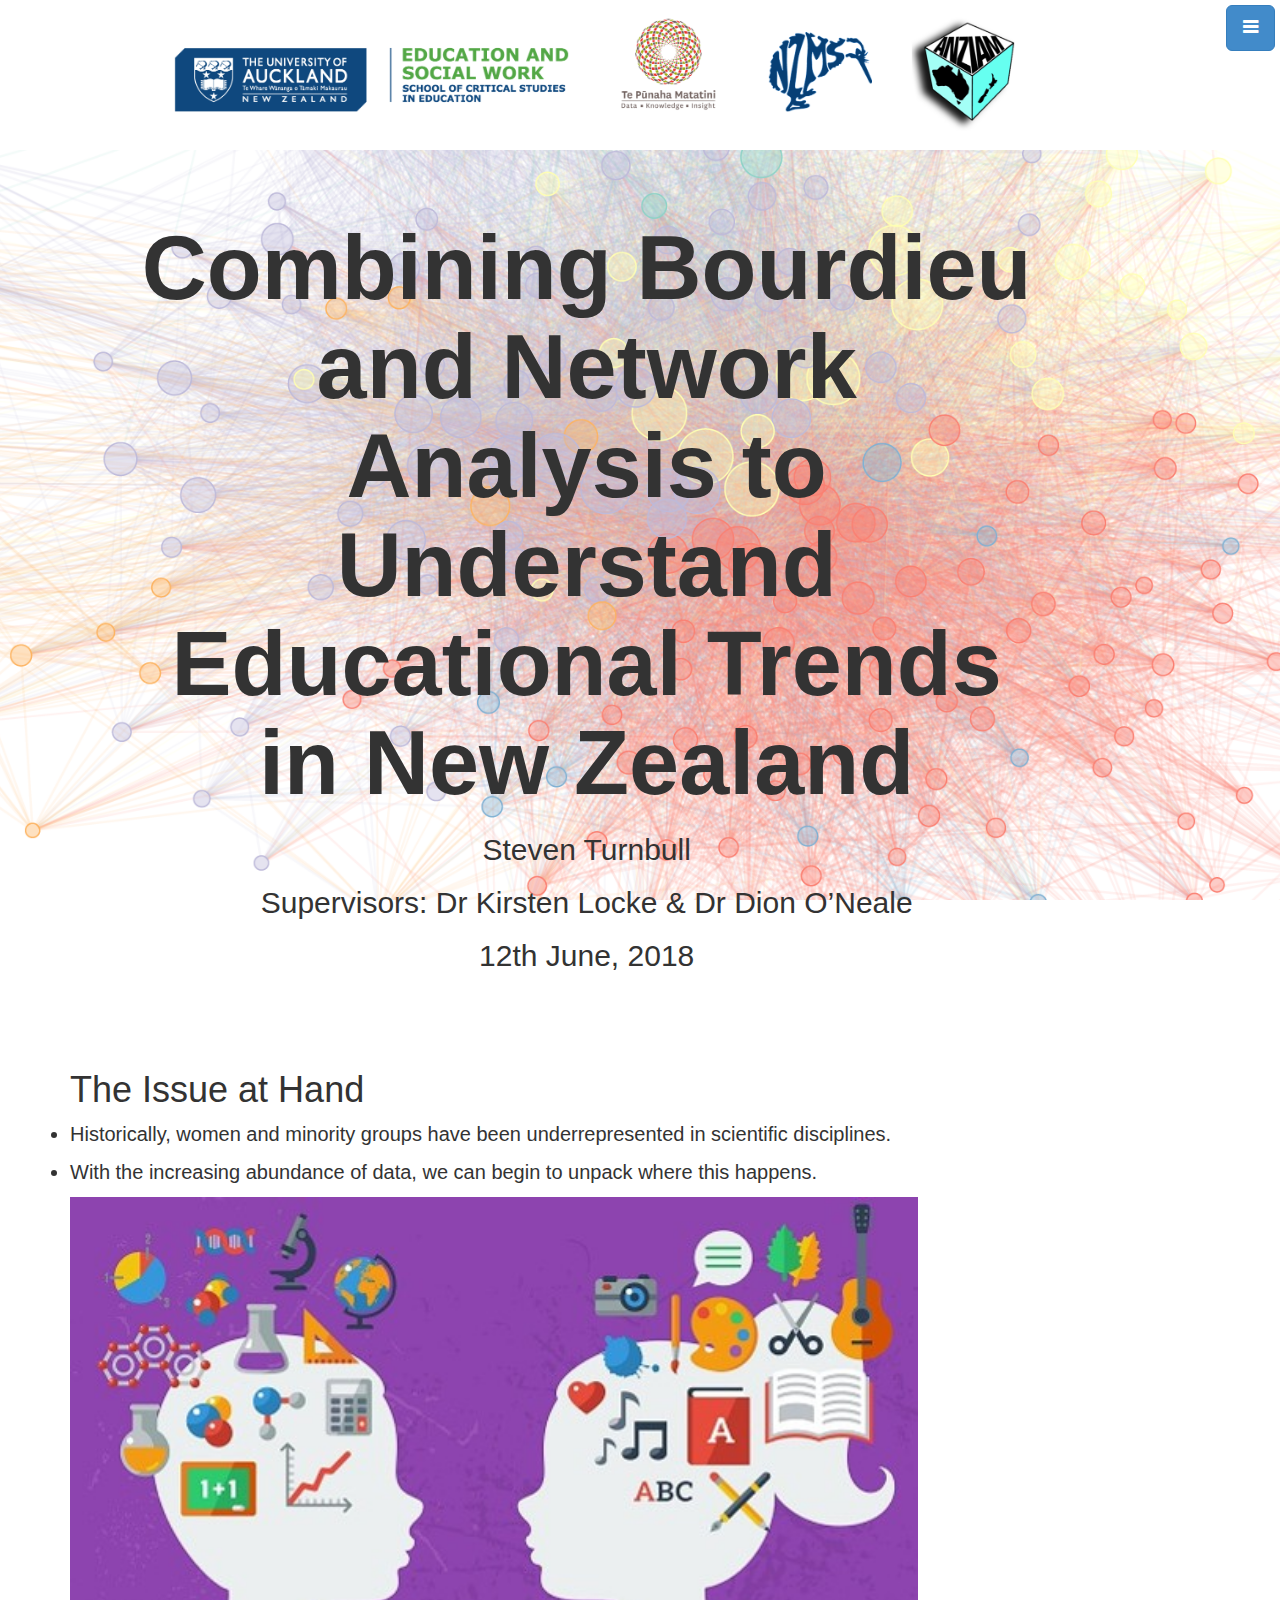
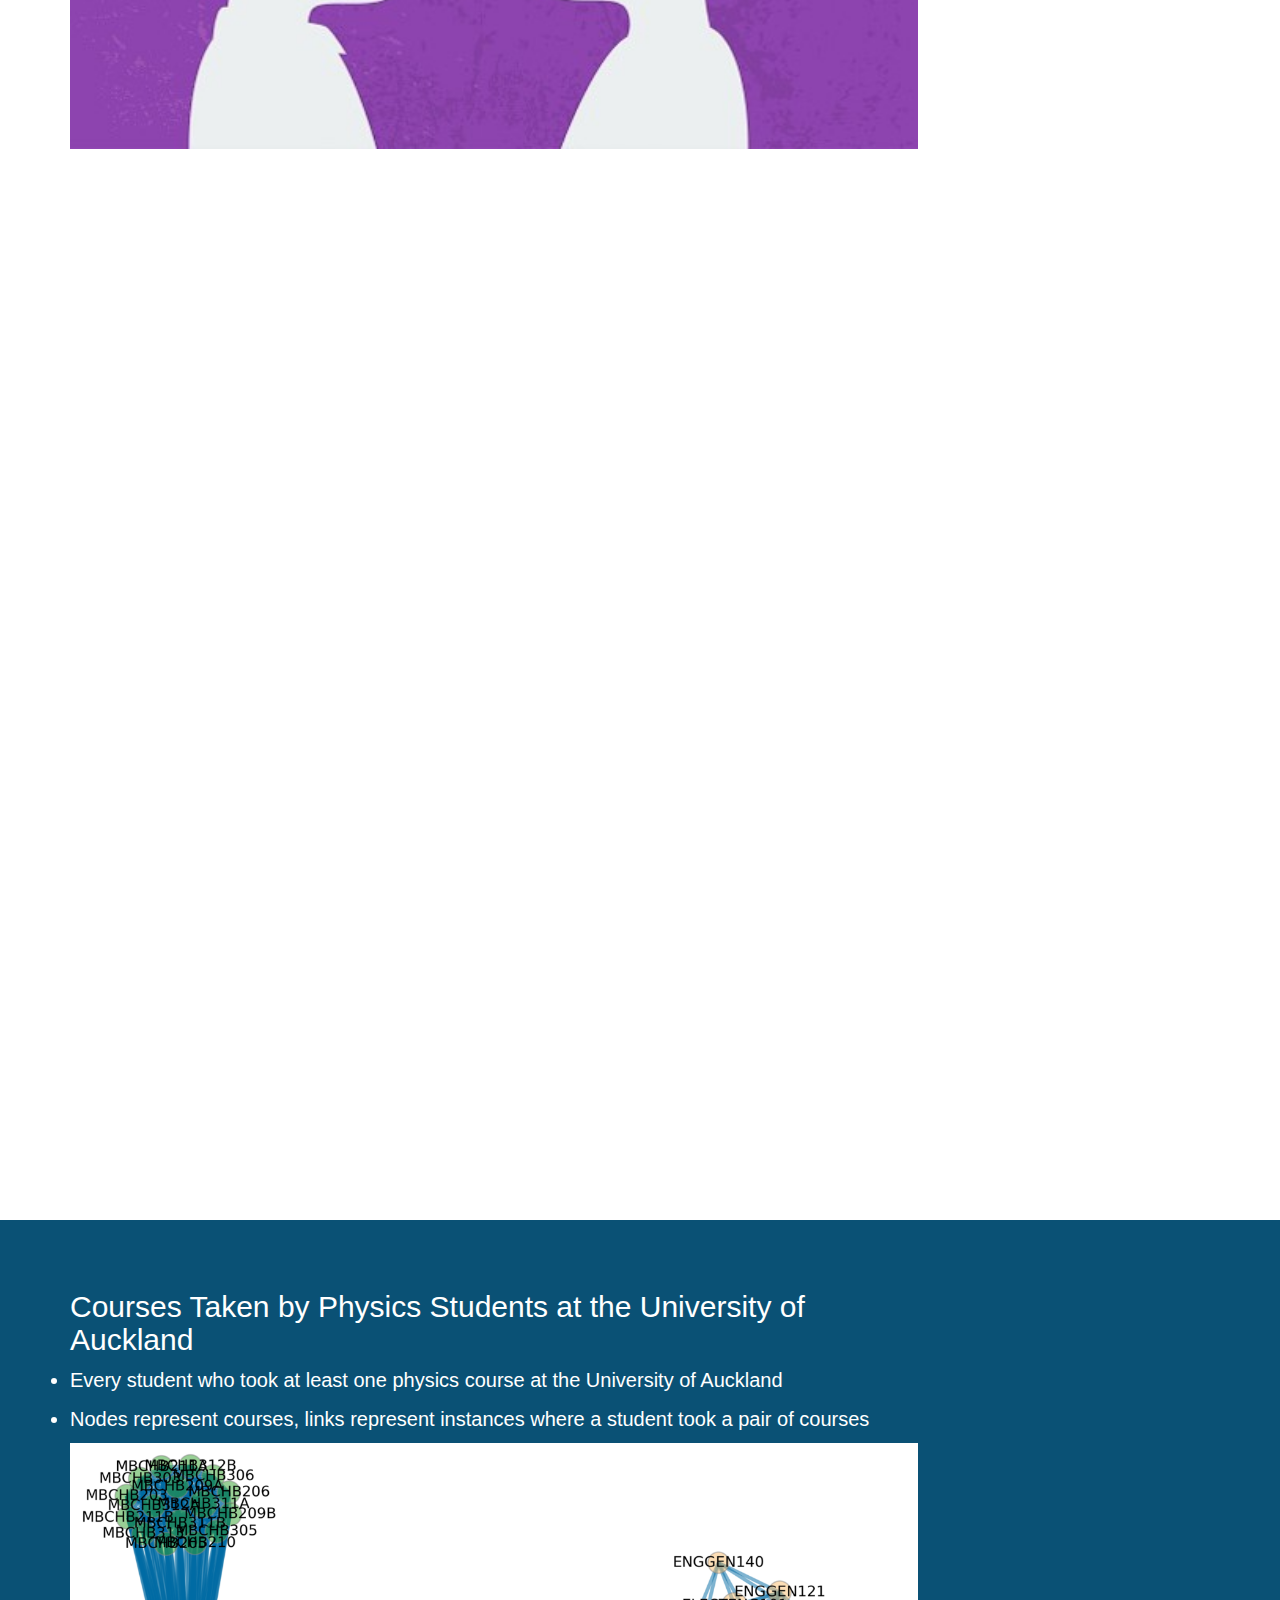
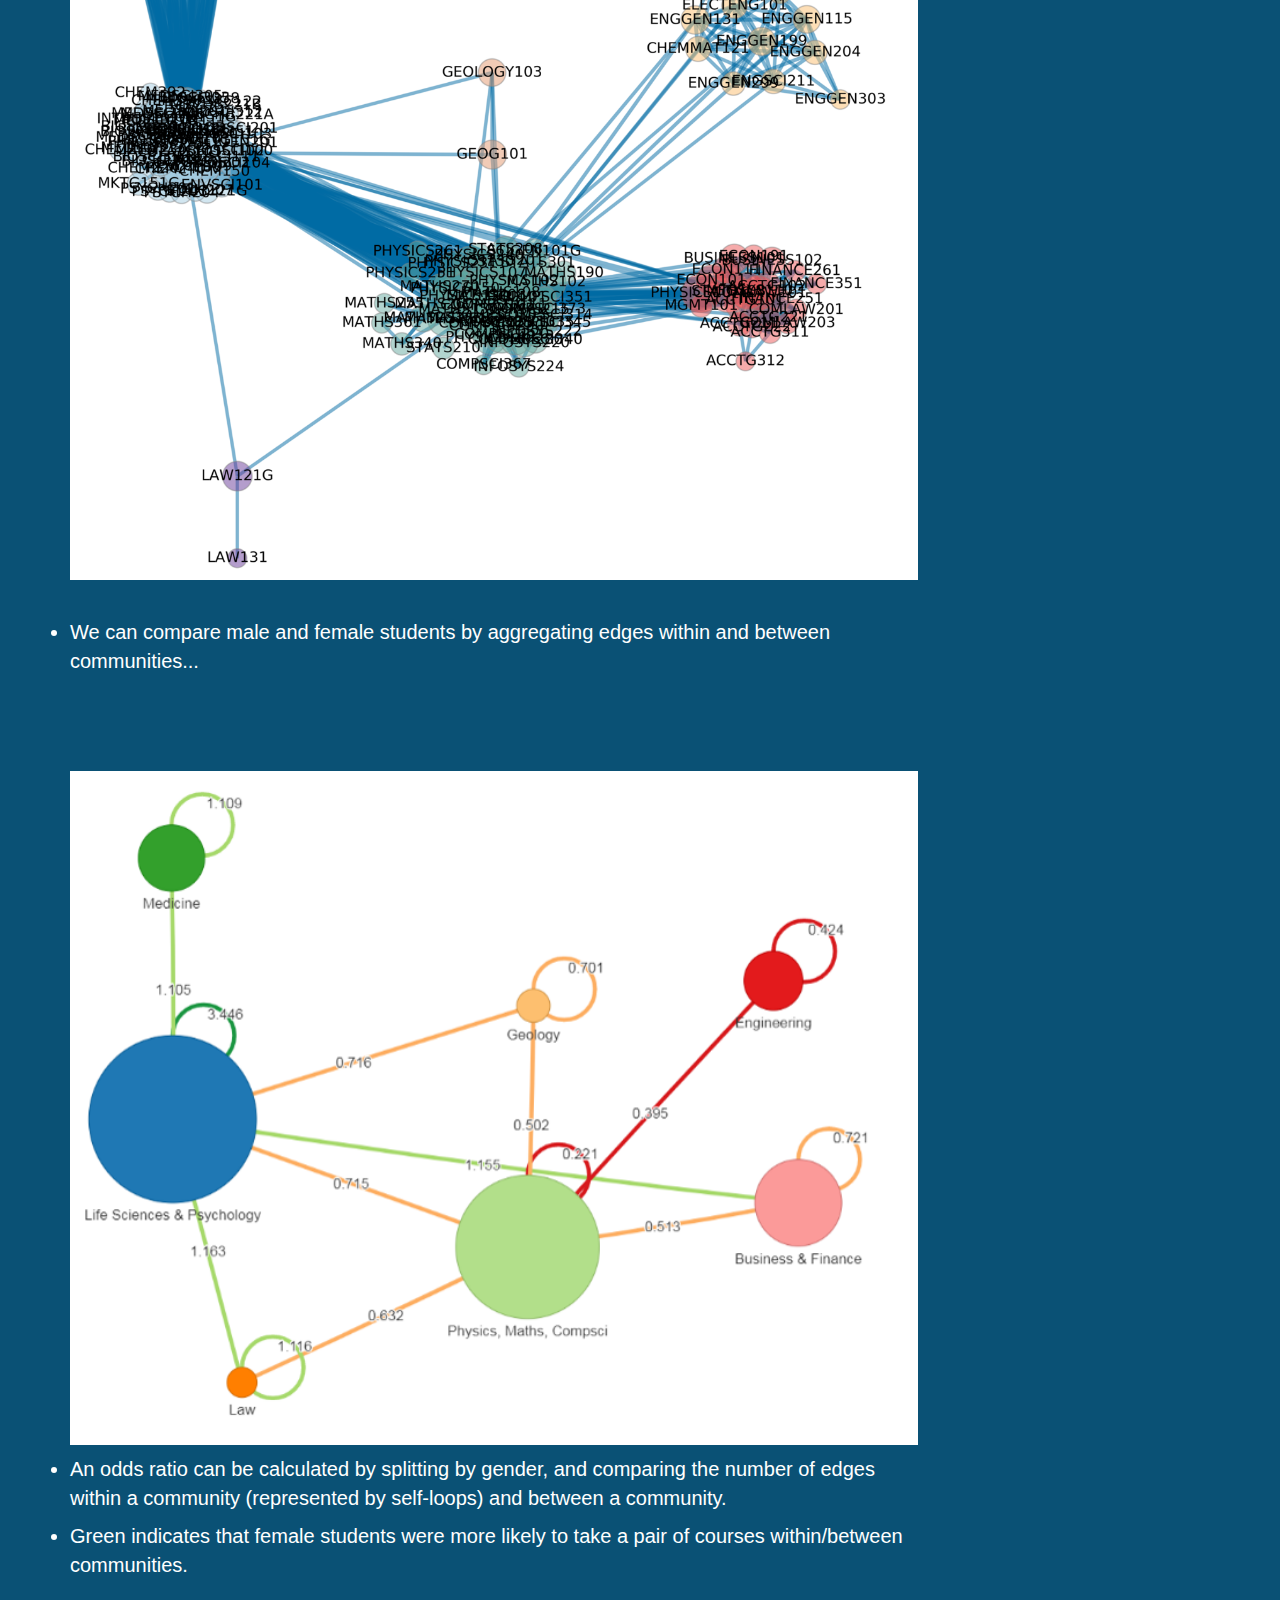
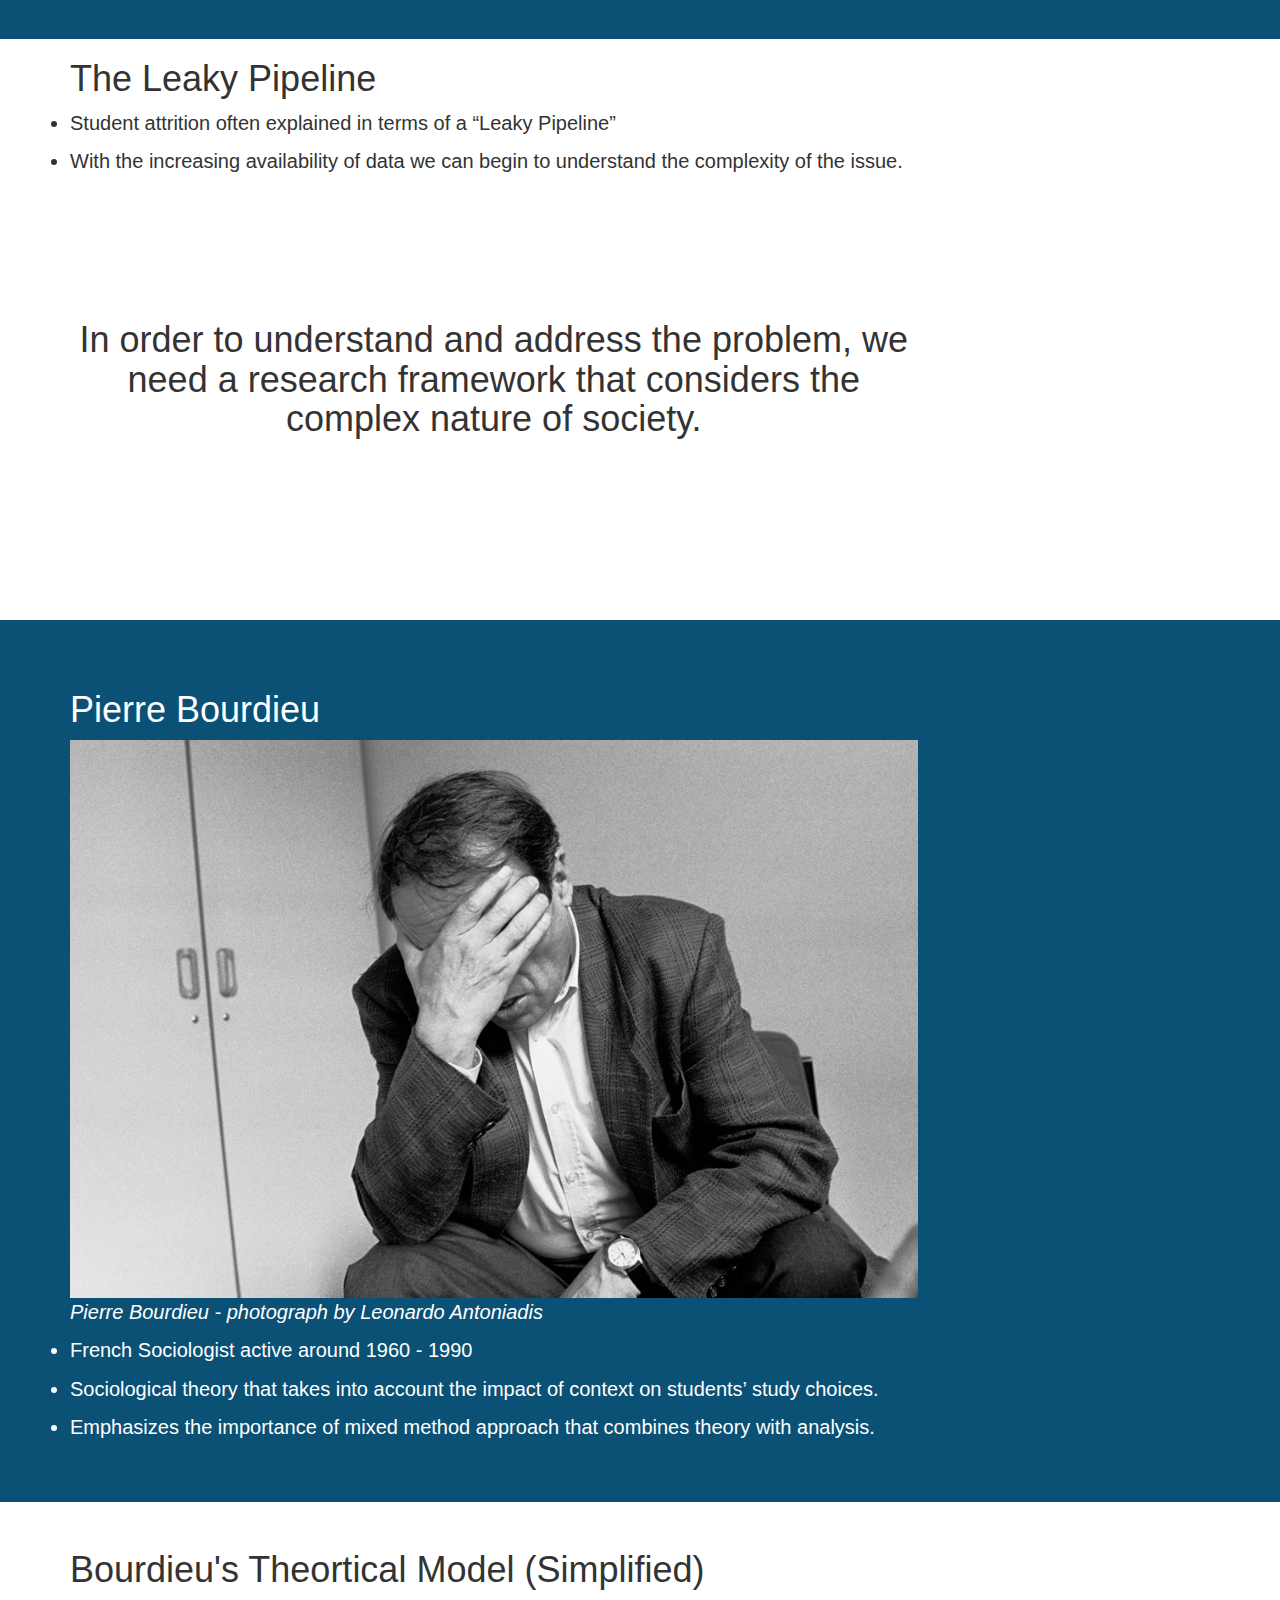
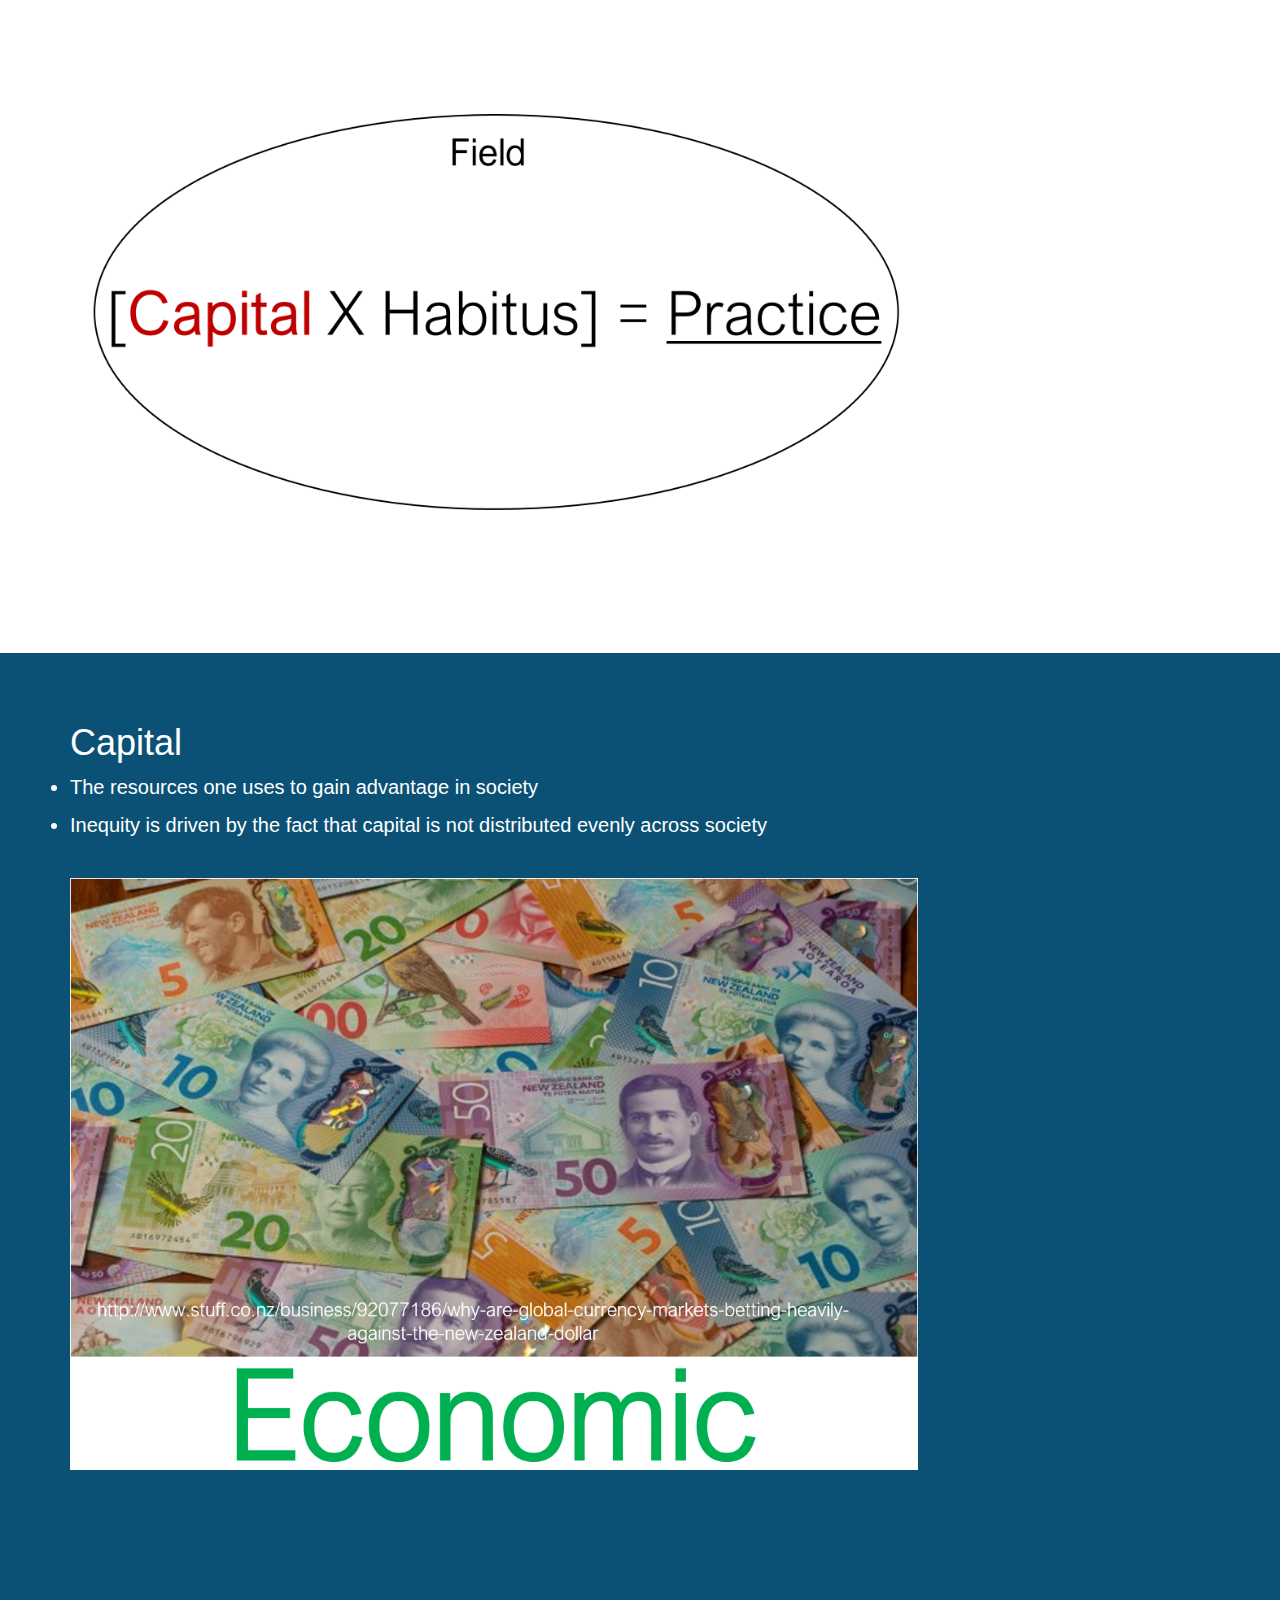
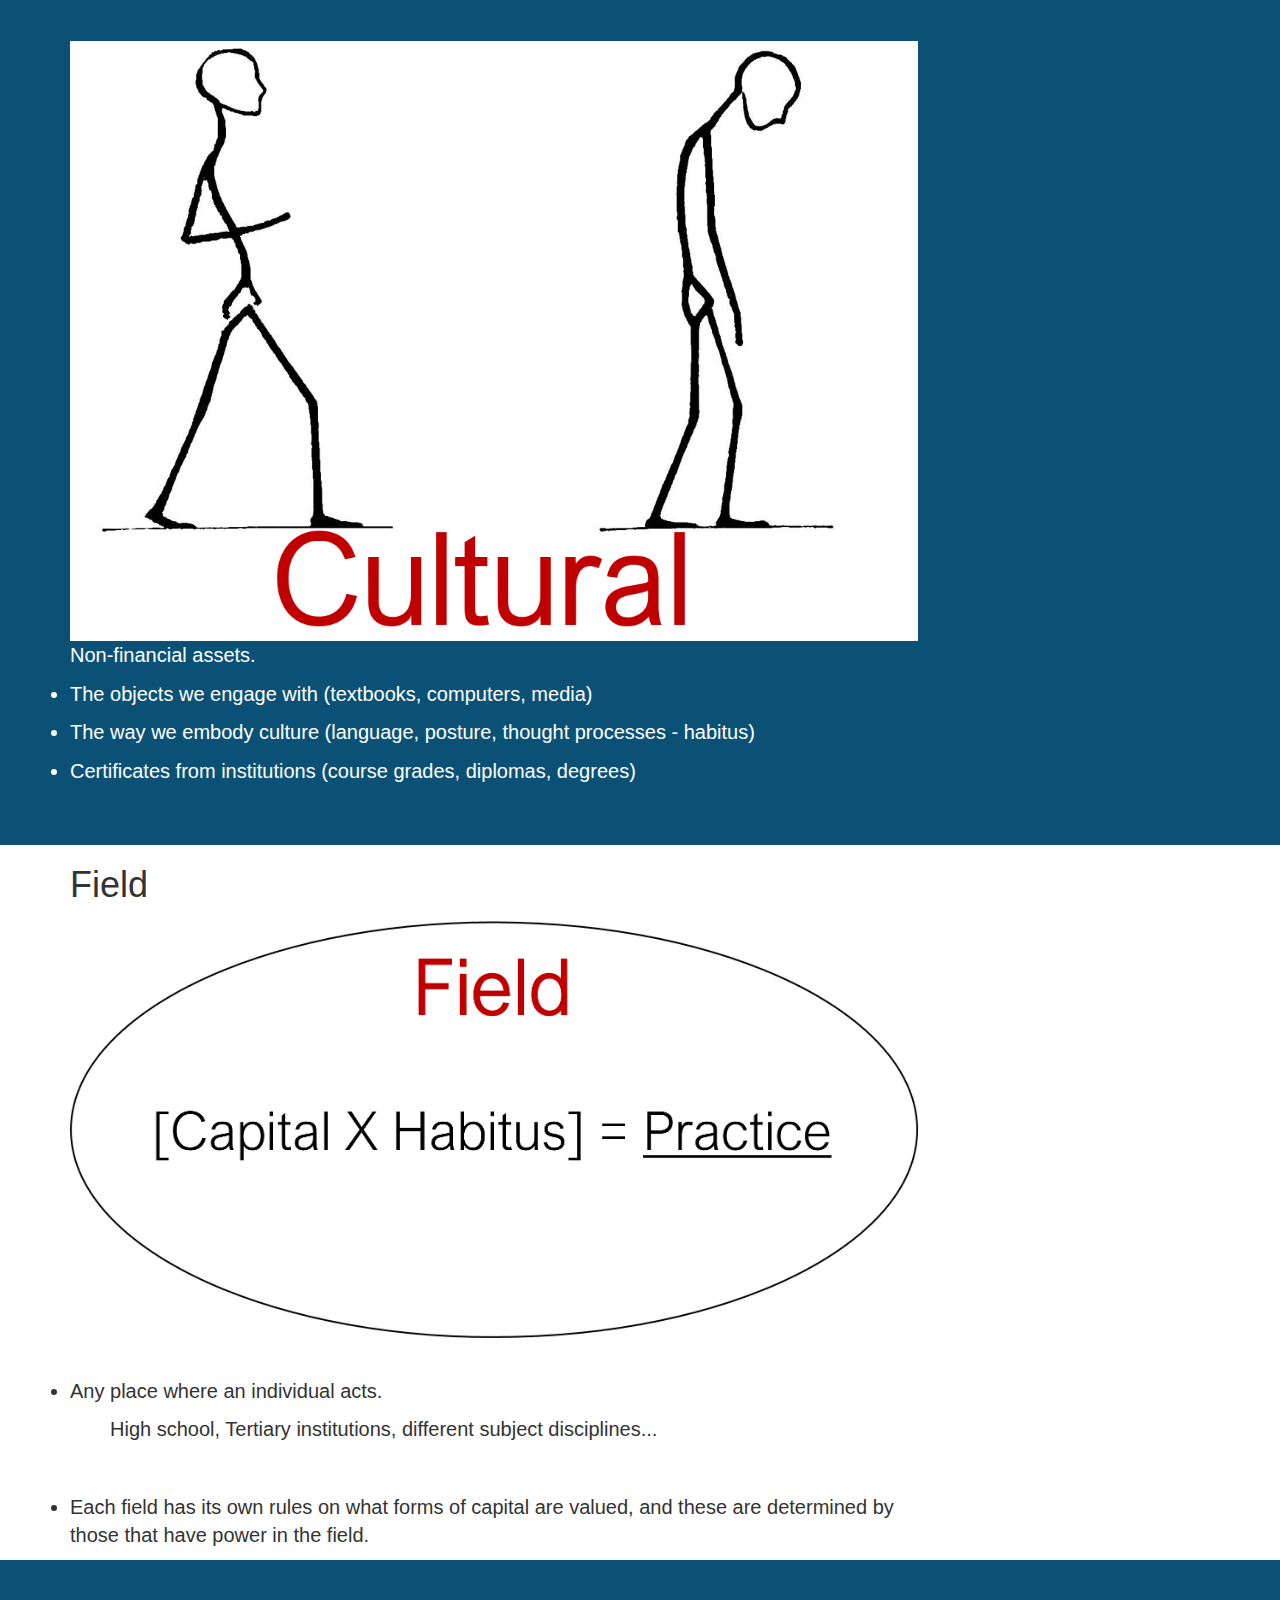
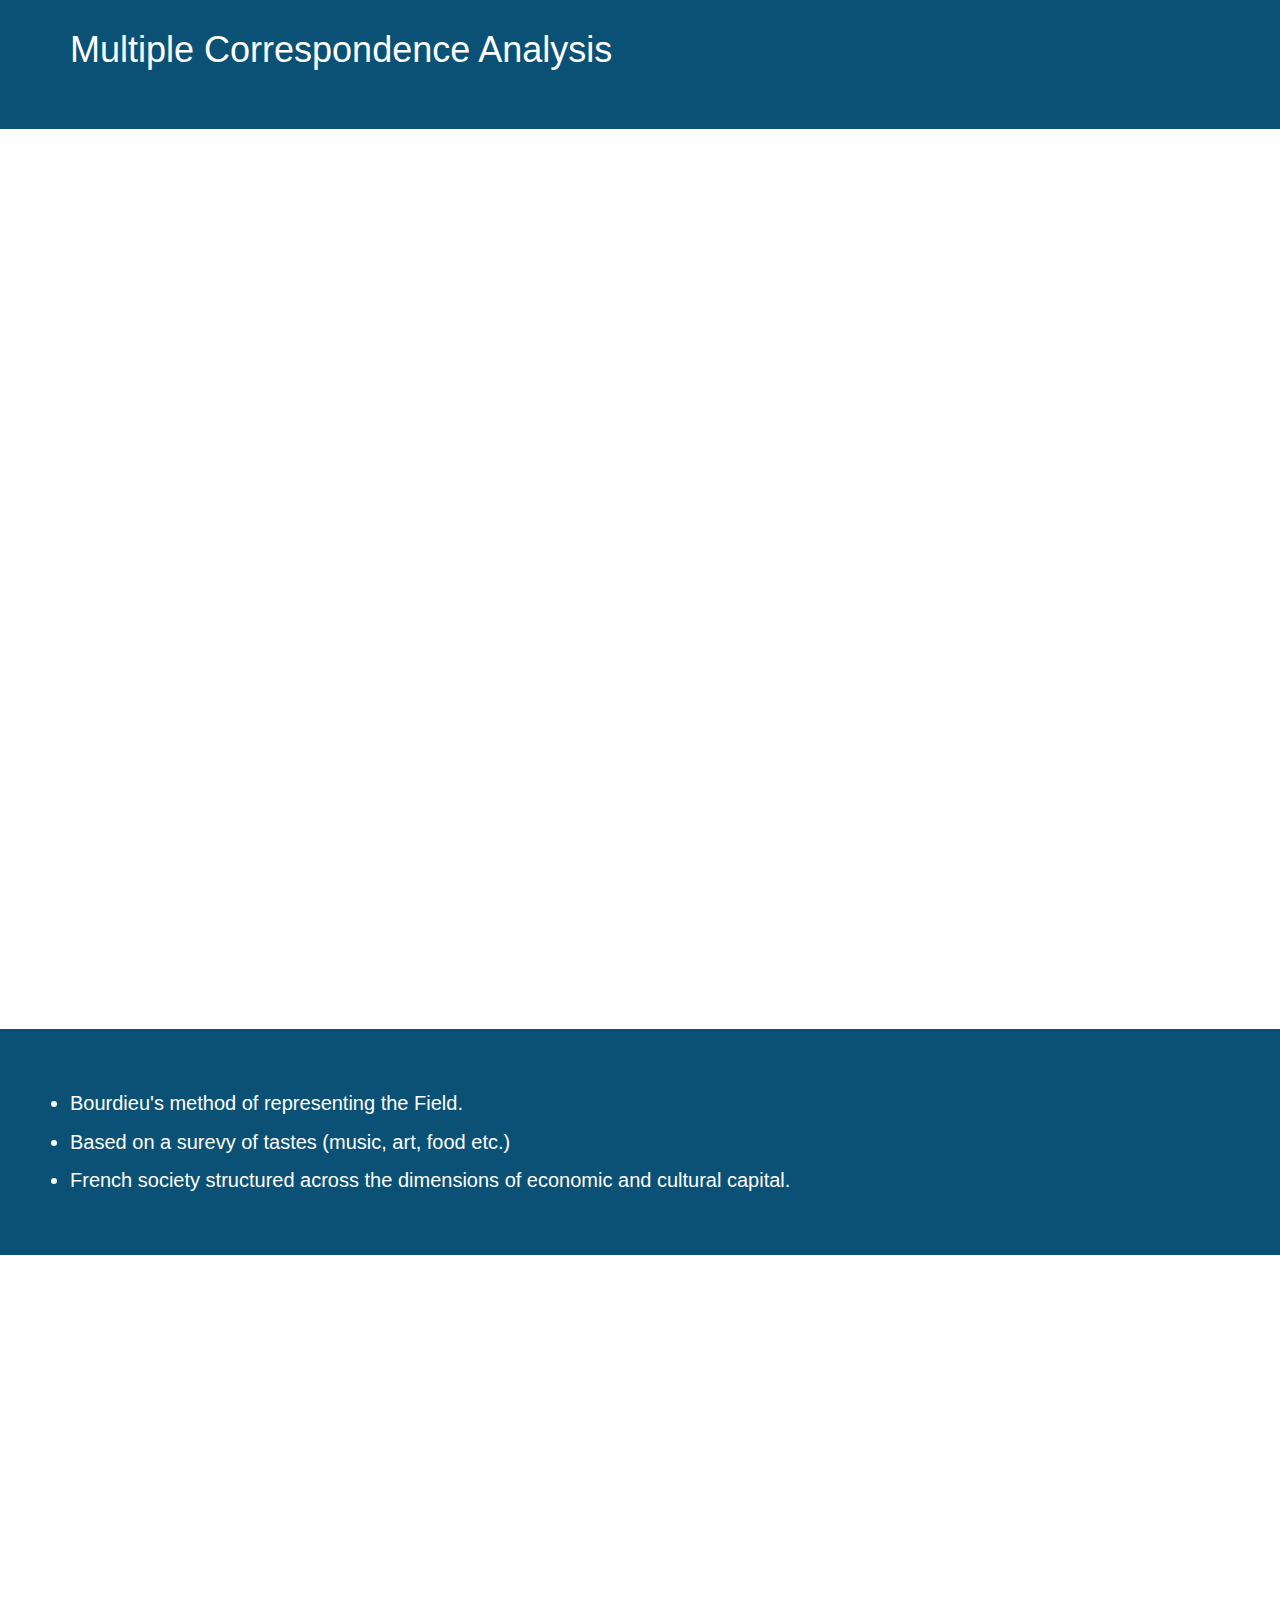
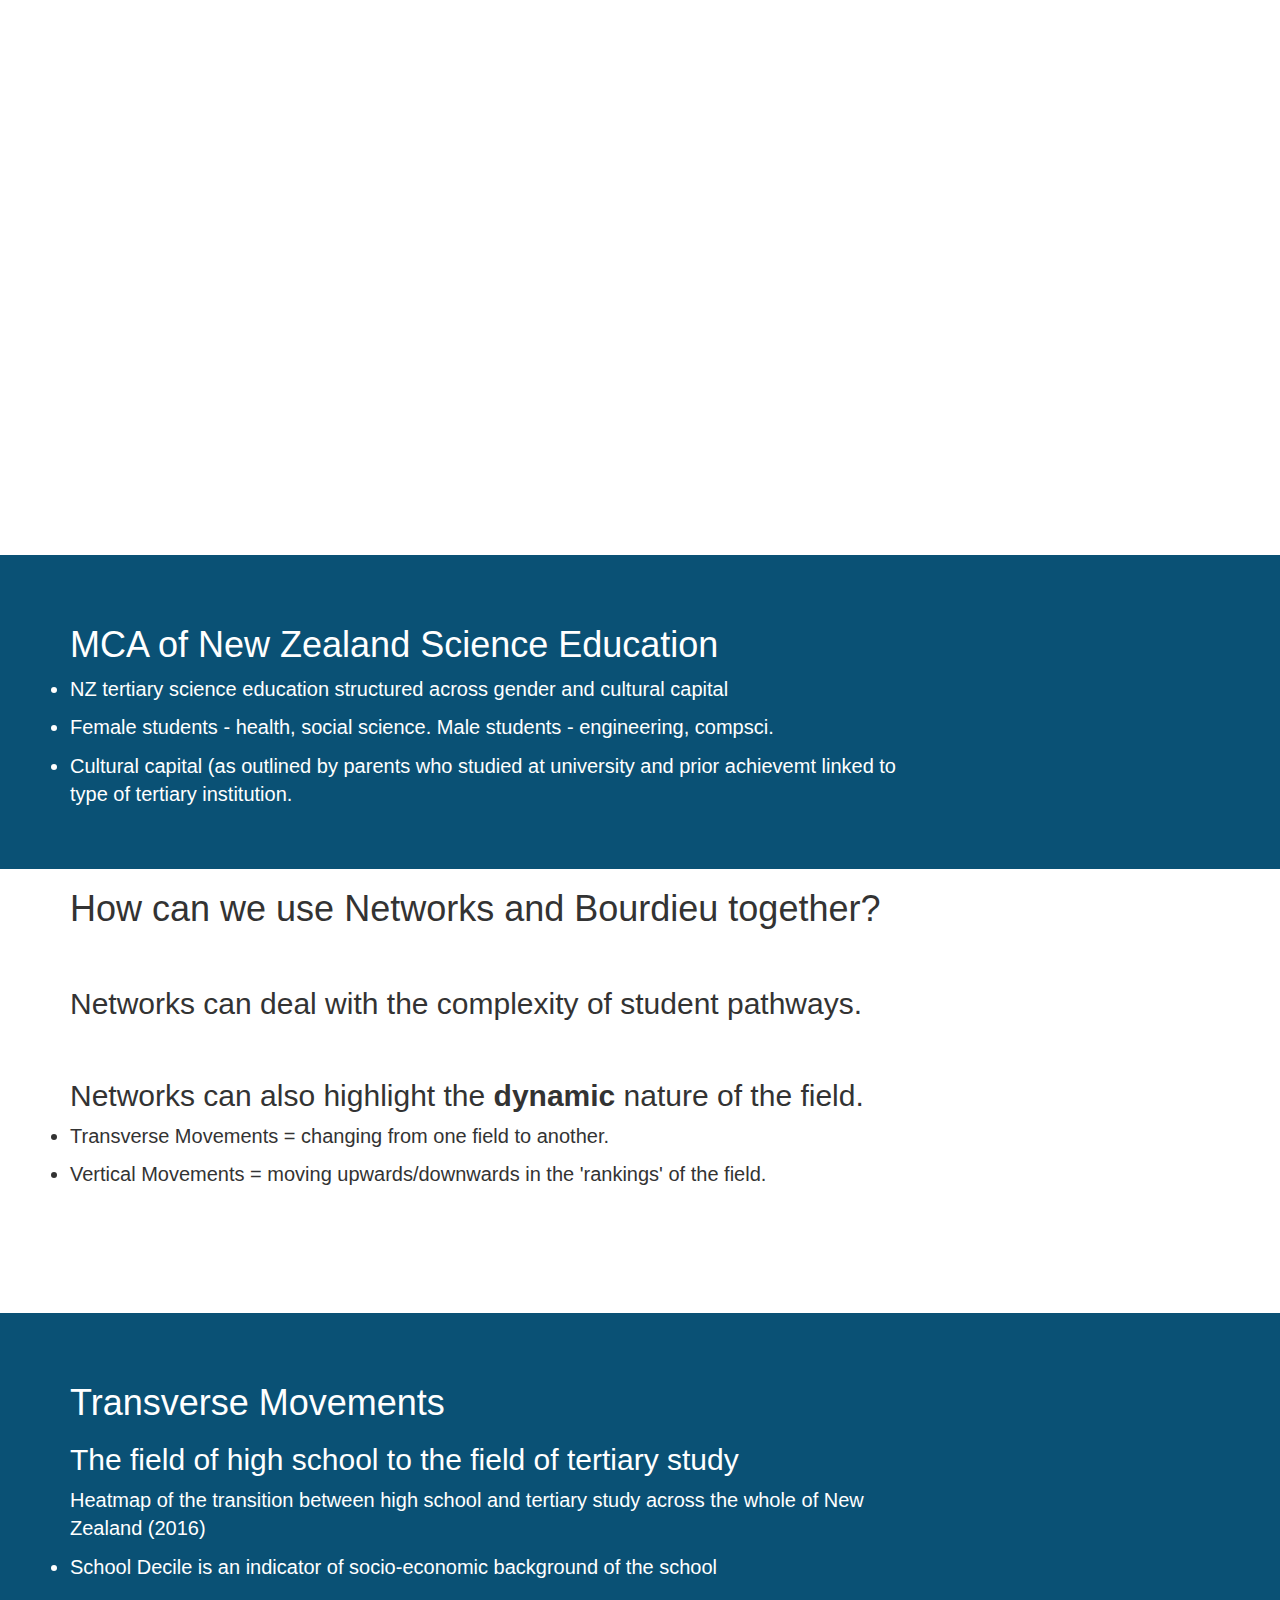
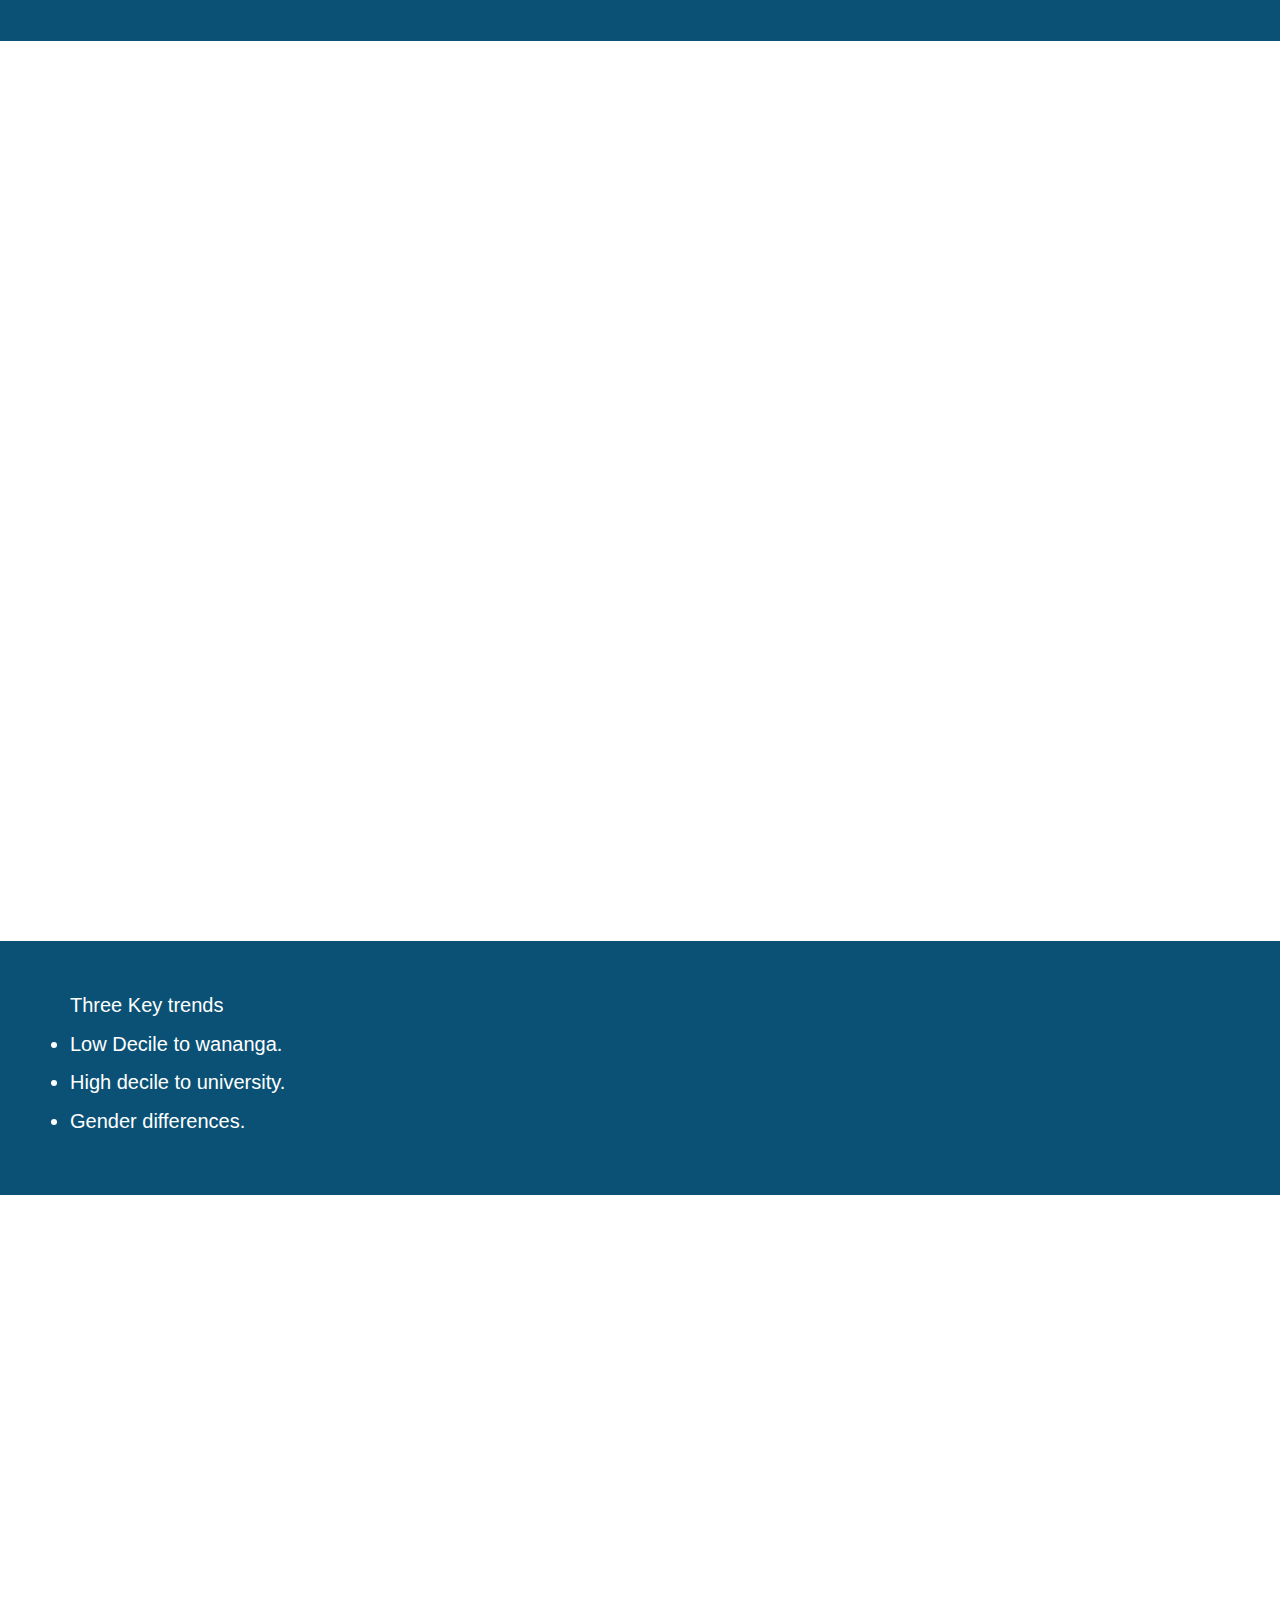
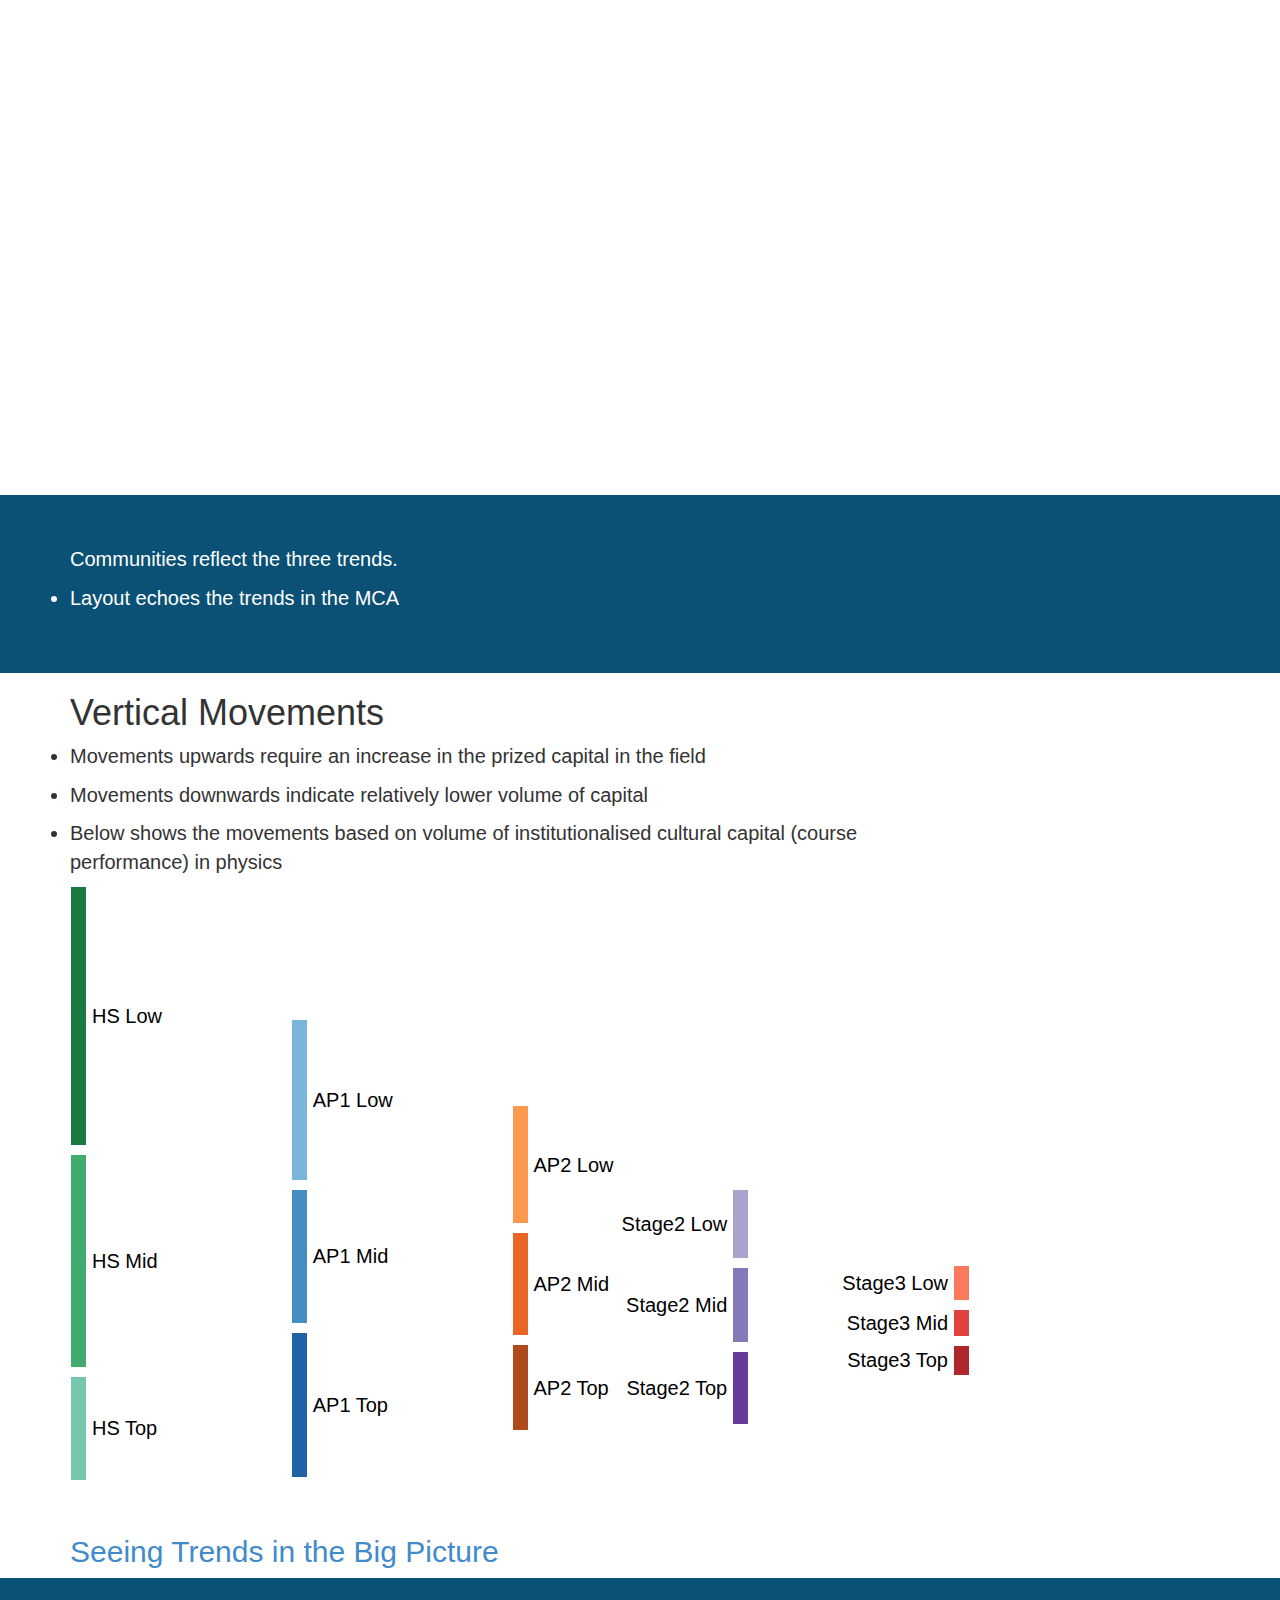
<file: Netsci2018/index_old.html>
<!DOCTYPE html>
<html lang="en">

<head>
	<meta charset="utf-8">
	<meta name="viewport" content="width=device-width, initial-scale=1.0">
	<meta name="description" content="">
	<meta name="author" content="">

	<title>Bourdieu, Networks and Movement</title>

	<!-- Bootstrap core CSS -->
	<link href="css/bootstrap.min.css" rel="stylesheet">

	<!-- Add custom CSS here -->
	<link href="css/stylish-portfolio.css" rel="stylesheet">
	<link href="css/font-awesome.min.css" rel="stylesheet">
	
	
</head>

<body>
	<!-- Side Menu -->
	<a id="menu-toggle" href="#" class="btn btn-primary btn-lg toggle"><i class="fa fa-bars"></i></a>
	<div id="sidebar-wrapper">
		<ul class="sidebar-nav">
			<a id="menu-close" href="#" class="btn btn-default btn-lg pull-right toggle"><i class="fa fa-times"></i></a>
			<li class="sidebar-brand">
				<a>Contents</a>
			</li>
			<li>
				<a href="#Issue">The Issue</a>
			</li>
			
			<li>
				<a href="#TransverseMovementsUni">Example</a>
			</li>
			
			<li>
				<a href="#Issue2">Beyond the Pipeline</a>
			</li>
			
			<li>
				<a href="#PierreBourdieu">Pierre Bourdieu</a>
			</li>
			
			<li>
				<a href="#Theory">Theortical Model</a>
			</li>
			
			<li>
				<a href="#Capital">Capital</a>
			</li>
			
			<li>
				<a href="#Field">Field</a>
			</li>
			
			<li>
				<a href="#BourdieuMCA">MCA</a>
			</li>
			
			<li>
				<a href="#Networks">Networks</a>
			</li>
			
			<li>
				<a href="#TransverseMovementsHS">Transverse Movements</a>
			</li>
			
			<li>
				<a href="#TransverseMovementsHS2">High School and Tertiary</a>
			</li>
			
			
			<li>
				<a href="#VerticalMovements">Vertical Movements</a>
			</li>
			
			<li>
				<a href="#Habitus">Habitus</a>
			</li>
			
			<li>
				<a href="#Summary">Summary</a>
			</li>
			
			
		</ul>
	</div>
	<!-- /Side Menu -->

	<!-- Full Page Image Header Area -->
	<div id="top" class="intro">
		<div class="container">
			<div class="row">
				<div class="col-md-9 col-md-offset-1">
				<IMG src="NetsciFunding.png" alt="TPM" style="width:100%;">
				</div>
			</div>
		</div>
	</div>
	
	<div id="top" class="header">
		<div class="vert-text">
			<div class="col-md-9 col-md-offset-1">
				<h1>Combining Bourdieu and Network Analysis to Understand Educational Trends in New Zealand</h1> 
				<h2>Steven Turnbull </h2>
				<h2>Supervisors: Dr Kirsten Locke & Dr Dion O’Neale</h2>
				<h2>12th June, 2018</h2>
				
			</div>
		</div>
	</div>
	<!-- /Full Page Image Header Area -->

	<!-- Intro -->
	
	<div id="Issue" class="intro">
		<div class="container">
			<div class="row">
				<div class="col-md-9 col-md-offset-0">
					<h1> The Issue at Hand</h1>
					<p><li> Historically, women and minority groups have been underrepresented in scientific disciplines.</li></p>
					<p><li> With the increasing abundance of data, we can begin to unpack where this happens.</li></p>
					<center>
						<IMG src="stereotypes.jpg" alt="stereotypes" style="width: 100%;">
					</center>
					<br>
					<br>
					<br>
					<br>
					<br>
					<br>

				</div>
			</div>
		</div>
	</div>	
	<div id="TransverseMovementsUni" class="header2">
		<div class="vert-text">
			<div class="col-md-9 col-md-offset-0">
				  <p> &nbsp </p>
			</div>
		</div>
	</div>
	
	<div class="call-to-action" id="TransverseMovementsUni">
		<div class="container">
			<div class="row">
				<div class="col-md-9 col-md-offset-0">
					<p><h2>Courses Taken by Physics Students at the University of Auckland</h2></p>
					<p><li>Every student who took at least one physics course at the University of Auckland</li></p>
					<p><li>Nodes represent courses, links represent instances where a student took a pair of courses</li></p>
					<center>
					<IMG src="PhysNetwork1.png" alt="physicsStudentNetwork" style="width: 100%;">
					</center>
					<br>
					<p><li>We can compare male and female students by aggregating edges within and between communities...</li></p>
					

					<br>
					<br>
					<br>
													
					<center>
					<IMG src="PhysNetworkCom.png" alt="physicsStudentNetworkCommunities" style="width: 100%;">
					</center>
								
					<p><li>An odds ratio can be calculated by splitting by gender, and comparing the number of edges within a community (represented by self-loops) and between a community.</li></p>
					<p><li>Green indicates that female students were more likely to take a pair of courses within/between communities.</li></p>

					
				</div>
			</div>
		</div>
	</div>
	<div id="Issue2" class="intro">
		<div class="container">
			<div class="row">
				<div class="col-md-9 col-md-offset-0">
					<h1> The Leaky Pipeline</h1>
					<p><li> Student attrition often explained in terms of a “Leaky Pipeline”</li></p>
					<p><li> With the increasing availability of data we can begin to understand the complexity of the issue.</li></p>
					
					<br><br>
					<br>
					<br>
					
					<center><h1> In order to understand and address the problem, we need a research framework that considers the complex nature of society.</h1></center>
					<br>
					<br>
					<br>
					<br>
					<br>
					<br>
				</div>
			</div>
		</div>
	</div>	
	
	<div id="PierreBourdieu" class="call-to-action">
		<div class="container">
			<div class="row">
				<div class="col-md-9 col-md-offset-0">
				<h1> Pierre Bourdieu</h1>
					<center>
						<IMG src="Bourdieu.jpg" alt="Bourdieu" style="width: 100%;">
					</center>
					
					<p><i>Pierre Bourdieu - photograph by Leonardo Antoniadis </i></p>
					<p><li> French Sociologist active around 1960 - 1990</li></p>
					<p><li> Sociological theory that takes into account the impact of context on students’ study choices.</li></p>
					<p><li> Emphasizes the importance of mixed method approach that combines theory with analysis.</li></p>
				</div>
			</div>
		</div>
	</div>	
		
	<div id="Theory" class="intro">
		<div class="container">
			<div class="row">
				<div class="col-md-9 col-md-offset-0">
				<br>
					
					
					<h1>Bourdieu's Theortical Model (Simplified)</h1>
					<br>
					<br>
					<br>
					<br>
						<center>
							<img src="BourdieuModelCapital.png" alt="Bourdieu Theoretical Model" style="width: 100%;">
						</center>
						<br>
					<br>
					<br>
					<br>
					<br>
					
				</div>
			</div>
		</div>
	</div>
	
	<div id="Capital" class="call-to-action">
		<div class="container">
			<div class="row">
				<div class="col-md-9 col-md-offset-0">
					<p><h1>Capital</h1></p>
					<p><li>The resources one uses to gain advantage in society</li></p>
					<p><li>Inequity is driven by the fact that capital is not distributed evenly across society</li></p>

					
					<br>


					<center>
						<IMG src="EconomicCapital.png" alt="EconomicCapital" style="width: 100%;">
					</center>
					
					<br>
					<br>
					<br>
					<br>
					<br>
					<br>

					<center>
						<IMG src="CulturalCapital.png" alt="CulturalCapital" style="width: 100%;">
					</center>
					<p>Non-financial assets.</p>
					<p><li>The objects we engage with (textbooks, computers, media)</li></p>
					<p><li>The way we embody culture (language, posture, thought processes - habitus)</li></p>
					<p><li>Certificates from institutions (course grades, diplomas, degrees)</li></p>


					
				</div>
			</div>
		</div>
	</div>
	
	<div id="Field" class="intro">
		<div class="container">
			<div class="row">
				<div class="col-md-9 col-md-offset-0">
					<p><h1>Field</h1></p>

					<center>
							<img src="BourdieuModelField.png" alt="Bourdieu Theoretical Model" style="width: 100%;">
					</center>
					
					<br>
					<p><li> Any place where an individual acts.</li></p>
					<ul><p> High school, Tertiary institutions, different subject disciplines...</p></ul>
					<br>
					<p><li>Each field has its own rules on what forms of capital are valued, and these are determined by those that have power in the field.</li></p>
											
											
				</div>
			</div>
		</div>
	</div>
	
	<div id="BourdieuMCA" class="call-to-action">
		<div class="container">
			<div class="row">
				<div class="col-md-9 col-md-offset-0">
					<p><h1>Multiple Correspondence Analysis</h1></p>
				</div>
			</div>
		</div>
	</div>
	<div id="top" class="header3">
		<div class="vert-text">
			<div class="col-md-9 col-md-offset-0">
				  <p> &nbsp</p>
			</div>
		</div>
	</div>
					
					
	<div id="BourdieuMCA2" class="call-to-action">
		<div class="container">
			<div class="row">
				<div class="col-md-9 col-md-offset-0">
					<p><li>Bourdieu's method of representing the Field.</li></p>
					<p><li>Based on a surevy of tastes (music, art, food etc.)</li></p>
					<p><li>French society structured across the dimensions of economic and cultural capital.</li></p>
										
					</ul> 
											
				</div>
			</div>
		</div>
	</div>
	
		
	<div id="My_MCA" class="header4">
		<div class="vert-text">
			<div class="col-md-9 col-md-offset-0">
				  <p> &nbsp</p>
			</div>
		</div>
	</div>
	
	<div id="My_MCA2" class="call-to-action">
		<div class="container">
			<div class="row">
				<div class="col-md-9 col-md-offset-0">
					<p><h1>MCA of New Zealand Science Education</h1></p>	
					<p><li>NZ tertiary science education structured across gender and cultural capital</li></p>
					<p><li>Female students - health, social science. Male students - engineering, compsci.</li></p>
					<p><li>Cultural capital (as outlined by parents who studied at university and prior achievemt linked to type of tertiary institution.</li></p>
										
				</div>
			</div>
		</div>
	</div>
    <!-- /Intro -->

    <!-- Call to Action -->
    <div class="intro" id="Networks">
        <div class="container">
            <div class="row">
                <div class="col-md-9 col-md-offset-0">
				
                    <h1> How can we use Networks and Bourdieu together? </h1>
                <br>
				
	
			<p><h2>Networks can deal with the complexity of student pathways.</h2></p>
			<br>
							
			
			<h2>Networks can also highlight the <b>dynamic</b> nature of the field.</h2>
			<p><li>Transverse Movements = changing from one field to another.</li></p> 
			<p><li>Vertical Movements = moving upwards/downwards in the 'rankings' of the field.</li></p> 
			<br>
			<br>
			<br>
			<br>
                </div>
            </div>
        </div>
    </div>
    <!-- /Call to Action -->
	
	<!--location-->
	 <div class="call-to-action" id="TransverseMovementsHS">
		<div class="container">
			<div class="row">
				<div class="col-md-9 col-md-offset-0">
					<p><h1>Transverse Movements</h1></p>
					
					<p><h2>The field of high school to the field of tertiary study</h2></p>
					<p>Heatmap of the transition between high school and tertiary study across the whole of New Zealand (2016)</p>
					<p><li>School Decile is an indicator of socio-economic background of the school</li></p>
					
					
				</div>
			</div>
		</div>
	</div>
	<div id="top" class="header5">
		<div class="vert-text">
			<div class="col-md-9 col-md-offset-0">
				  <p> &nbsp </p>
			</div>
		</div>
	</div>
	
	<div class="call-to-action" id="TransverseMovementsHS3">
		<div class="container">
			<div class="row">
				<div class="col-md-9 col-md-offset-0">
					
					<p>Three Key trends</p>
					<p><li>Low Decile to wananga.</li></p>
					<p><li>High decile to university.</li></p>
					<p><li>Gender differences.</li></p>



				</div>
			</div>
		</div>
	</div>
				
					
					
		
	
	<div id="TransverseMovementsHS2" class="header6">
		<div class="vert-text">
			<div class="col-md-9 col-md-offset-0">
				  <p> &nbsp </p>
			</div>
		</div>
	</div>	
	
	<div class="call-to-action" id="TransverseMovementsHS32">
		<div class="container">
			<div class="row">
				<div class="col-md-9 col-md-offset-0">
					<p>Communities reflect the three trends.  </p>
					<p><li>Layout echoes the trends in the MCA</p>
					
				</div>
			</div>
		</div>
	</div>
	
	 
	<!--/location-->

	<!-- Programme-->
	<div id="VerticalMovements" class="intro">
		<div class="container">
			<div class="row">
				<div class="col-md-9 col-md-offset-0 font-size =0.5em">
					<p><h1>Vertical Movements</h1></p>
					<p><li>Movements upwards require an increase in the prized capital in the field</p></li>
					<p><li>Movements downwards indicate relatively lower volume of capital</p></li>
					<p><li>Below shows the movements based on volume of institutionalised cultural capital (course performance) in physics</p></li>

					<div>	
						<canvas width="900" height="600" ></canvas>
						<svg width="900" height="600" ></svg>

						<script src="d3.v3.min.js" charset="utf-8" type="text/javascript"></script>
						<script src="d3.sankey.js" charset="utf-8" type="text/javascript"></script>
						
						<script type="text/javascript">

						var canvas = d3.select("canvas")
						    .style("position", "absolute");

						var margin = {top: 1, right: 1, bottom: 6, left: 1},
						    width = 900 - margin.left - margin.right,
						    height = 600 - margin.top - margin.bottom;

						var formatNumber = d3.format(",.0f"),
						    format = function(d) { return formatNumber(d) + " Students"; },
						    color = d3.scale.category20();

						var svg = d3.select("svg")
						    .style('position', 'absolute')
						    .attr("width", width + margin.left + margin.right)
						    .attr("height", height + margin.top + margin.bottom)
						  .append("g")
						    .attr("transform", "translate(" + margin.left + "," + margin.top + ")");

						var sankey = d3.sankey()
						    .nodeWidth(15)
						    .nodePadding(10)
						    .size([width, height]);

						var path = sankey.link();

						var freqCounter = 1;


						d3.json("energy.json", function(energy) {

						  sankey
						      .nodes(energy.nodes)
						      .links(energy.links)
						      .layout(32);

						  var link = svg.append("g").selectAll(".link")
						      .data(energy.links)
						    .enter().append("path")
						      .attr("class", "link")
						      .attr("d", path)
						      .style("stroke-width", function(d) { return Math.max(1, d.dy); })
						      .style({
							"fill": "none",
							"stroke": "#000",
							"stroke-opacity": 0      
						      })
						      .sort(function(a, b) { return b.dy - a.dy; });

						  link
						      .on('mouseover', function() {
							d3.select(this).style("stroke-opacity", .15);
						      })
						      .on('mouseout', function() {
							d3.select(this).style("stroke-opacity", 0);
						      });

						  link.append("title")
						      .text(function(d) { return d.source.name + " → " + d.target.name + "\n" + format(d.value); });

						  var node = svg.append("g").selectAll(".node")
						      .data(energy.nodes)
						    .enter().append("g")
						      .attr("class", "node")
						      .attr("transform", function(d) { return "translate(" + d.x + "," + d.y + ")"; })
						    .call(d3.behavior.drag()
						      .origin(function(d) { return d; })
						      .on("dragstart", function() { this.parentNode.appendChild(this); })
						      .on("drag", dragmove));

						  node.append("rect")
						      .attr("height", function(d) { return d.dy; })
						      .attr("width", sankey.nodeWidth())
						      .style("fill", function(d) { return d.color; })
						      .style({
							"stroke": "none",
							"cursor": "move",
							"fill-opacity": .9,
							"shape-rendering": "crispEdges"
						      })
						    .append("title")
						      .text(function(d) { return d.name + "\n" + format(d.value); });

						  node.append("text")
						      .attr("x", -6)
						      .attr("y", function(d) { return d.dy / 2; })
						      .attr("dy", ".35em")
						      .attr("text-anchor", "end")
						      .attr("transform", null)
						      .style({
							"pointer-events": "none",
							"text-shadow": "0 1px 0 #fff"
						      })
						      .text(function(d) { return d.name; })
						    .filter(function(d) { return d.x < width / 2; })
						      .attr("x", 6 + sankey.nodeWidth())
						      .attr("text-anchor", "start");

						  function dragmove(d) {
						    d3.select(this).attr("transform", "translate(" + d.x + "," + (d.y = Math.max(0, Math.min(height - d.dy, d3.event.y))) + ")");
						    sankey.relayout();
						    link.attr("d", path);
						  }

						  var linkExtent = d3.extent(energy.links, function (d) {return d.value});
						  var frequencyScale = d3.scale.linear().domain(linkExtent).range([0.05,1]);
						  var particleSize = d3.scale.linear().domain(linkExtent).range([1,5]);


						  energy.links.forEach(function (link) {
						    link.freq = frequencyScale(link.value);
						    link.particleSize = 2;
						    link.particleColor = d3.scale.linear().domain([0,1])
						    .range([link.source.color, link.target.color]);
						  })

						  var t = d3.timer(tick, 1000);
						  var particles = [];

						  function tick(elapsed, time) {

						    particles = particles.filter(function (d) {return d.current < d.path.getTotalLength()});

						    d3.selectAll("path.link")
						    .each(
						      function (d) {
						//        if (d.freq < 1) {
							for (var x = 0;x<2;x++) {
							  var offset = (Math.random() - .5) * (d.dy - 4);
							  if (Math.random() < d.freq) {
							    var length = this.getTotalLength();
							    particles.push({link: d, time: elapsed, offset: offset, path: this, length: length, animateTime: length, speed: 0.4 + (Math.random())})
							  }
							}

						//        }
						/*        else {
							  for (var x = 0; x<d.freq; x++) {
							    var offset = (Math.random() - .5) * d.dy;
							    particles.push({link: d, time: elapsed, offset: offset, path: this})
							  }
							} */
						      });

						    particleEdgeCanvasPath(elapsed);
						  }

						  function particleEdgeCanvasPath(elapsed) {
						    var context = d3.select("canvas").node().getContext("2d")

						    context.clearRect(0,0,900,600);

						      context.fillStyle = "gray";
						      context.lineWidth = "1px";
						    for (var x in particles) {
							var currentTime = elapsed - particles[x].time;
						//        var currentPercent = currentTime / 1000 * particles[x].path.getTotalLength();
							particles[x].current = currentTime * 0.15 * particles[x].speed;
							var currentPos = particles[x].path.getPointAtLength(particles[x].current);
							context.beginPath();
						      context.fillStyle = particles[x].link.particleColor(0);
							context.arc(currentPos.x,currentPos.y + particles[x].offset,particles[x].link.particleSize,0,2*Math.PI);
							context.fill();
						    }
						  }


						});

						    </script>
			

				</div>
			
			
				<div>
			<br>
			<br>
			<br>
			<br>
			<br>
			<br>
			<br>
			<br>
			<br>
			<br>
			<br>
			<br>
			<br>
			<br>
			<br>
			<br>
			<br>
			<br>
			<br>
			<br>
			<br>
			<br>
				<h2><a href="https://stur600.shinyapps.io/gradeprogressionapp/">Seeing Trends in the Big Picture</a></h2>
				</div>
				
			</div><!--/col-md-6-->
		</div><!--/row-->
	</div><!--/container-->
</div><!--/id="programme"-->
	<!-- /Programme-->

		<div id="Habitus" class="call-to-action">

		<!-- Keynotes-->
		<div class="container">

			<div class="row">
				<div class="col-md-9 col-md-offset-0">

						<p><h1>Habitus</h1></p>
						<p><li>Our internalisation of society.</li></p>
						<p><li>Mediates between structure and agency.</li></p>
						<p><li>We make judgements based on the evidence we see in the environment. </li></p> 
						<ul><p><i>What do people like me study? What do I enjoy?</i></p></ul>
						 <center>
							<img src="stereotypes.png" alt="stereotypes" style="width: 100%;">
						</center>
						<br>
						<p>Two main arguments</p>
						<p><li>Gender disparities - Different obstacles in different fields. <p></li>
						<ul><p>Negative gender stereotypes (Marchand & Taasoobshirazi, 2013).<p></ul>
						<ul><p>Lack of career enhancing capital (Ivie, Tesfaye, Czujko & Chu, 2013)<p></ul>
						 <br>
						
						<p><li>Tertiary education should provide a means for social mobility.</li></p>
						

			</div><!--container-->
		</div><!--/row="oragnizers"-->

	</div>
	</div>
 
	<!-- speakers -->
	<div id="Summary" class="intro">

		<!-- Keynotes-->
		<div class="container">

			<div class="row">
				<div class="col-md-9 col-md-offset-0">
						
					<p><h1>Summary</h1></p>
					<ul> 
					<p><li>Bourdieu offers a framework that places student data in a broad societal context.</li></p>
					<p><li>Network analysis can be used to make sense of large datasets in a way that compliments Bourdieu's theory.</li></p>
					<p><li>Networks can highlight the distribution of capital, and Transverse and Vertical Movements in a Field</li></p>

					</ul>
					<br>
					
					
		
				
				<p><h1>Presentation available here:</h1></p>
				<p><h2>https://stur600.github.io/Netsci2018</h2></p>
				<br>
				<p><h2>Email: s.turnbull@auckland.ac.nz</h2></p>
				<p><h2>Twitter: @Turdbull</h2></p>	
				
				<IMG src="NetsciFunding.png" alt="TPM" style="width:100%;">
				</div><!--/col-md-6-->
			</div><!--/row-->
		</div><!--/container-->
	</div><!--/id="programme"-->



 
   
        <!-- JavaScript -->
    <script src="js/jquery.min.js"></script>
    <script src="js/bootstrap.min.js"></script>

    <!-- Custom JavaScript for the Side Menu and Smooth Scrolling -->
    <script>
    $("#menu-close").click(function(e) {
        e.preventDefault();
        $("#sidebar-wrapper").toggleClass("active");
    });
    </script>
    <script>
    $("#menu-toggle").click(function(e) {
        e.preventDefault();
        $("#sidebar-wrapper").toggleClass("active");
    });
    </script>
    <script>
    $(function() {
        $('a[href*=#]:not([href=#])').click(function() {
            if (location.pathname.replace(/^\//, '') == this.pathname.replace(/^\//, '') || location.hostname == this.hostname) {

                var target = $(this.hash);
                target = target.length ? target : $('[name=' + this.hash.slice(1) + ']');
                if (target.length) {
                    $('html,body').animate({
                        scrollTop: target.offset().top
                    }, 1000);
                    return false;
                }
            }
        });
    });
    </script>

</body>

</html>
</file>
<file: 14thOCT/style.css>
html {
  min-width: 1040px;
}

body {
  font-family: "Helvetica Neue", Helvetica, sans-serif;
  margin: 1em auto 4em auto;
  position: relative;
  width: 960px;
}

h1 {
  font-size: 64px;
  font-weight: 300;
  letter-spacing: -2px;
  margin: .3em 0 .1em 0;
}

h2 {
  margin-top: 2em;
}

h1, h2 {
  text-rendering: optimizeLegibility;
}

h2 a {
  color: #ccc;
  left: -20px;
  position: absolute;
  width: 740px;
}

footer {
  font-size: small;
  margin-top: 8em;
}

aside {
  font-size: small;
  left: 780px;
  position: absolute;
  text-align: right;
  width: 180px;
}

p {
  line-height: 1.5em;
  width: 720px;
}

blockquote {
  width: 640px;
}

li {
  width: 680px;
}

a {
  color: steelblue;
}

a:not(:hover) {
  text-decoration: none;
}

pre, code, textarea {
  font-family: "Menlo", monospace;
  line-height: normal;
}

textarea {
  font-size: 100%;
}

pre {
  border-left: solid 2px #ccc;
  padding-left: 18px;
  margin: 2em 0 2em -20px;
  width: 960px;
  overflow-x: auto;
}

.html .value,
.javascript .string,
.javascript .regexp {
  color: #756bb1;
}

.html .tag,
.css .tag,
.javascript .keyword {
  color: #3182bd;
}

aside,
.comment {
  color: #636363;
}

.html .doctype,
.javascript .number {
  color: #31a354;
}

.html .attribute,
.css .attribute,
.javascript .class,
.javascript .special {
  color: #e6550d;
}

iframe {
  width: 960px;
  height: 500px;
  border: 1px solid #DEDEDE;
}

IMG.displayed {
    display: block;
    margin-left: auto;
    margin-right: auto 
}
</file>
<file: Netsci2018/css/stylish-portfolio.css>
/* Global Styles */

html,
body {
  height: 100%;
  width: 100%;
}

.vert-text {
  display: table-cell;
  vertical-align: middle;
  text-align: center;
}

.vert-text h1 {
  padding: 0;
  margin: 0;
  font-size: 4.5em;
  font-weight: 700;
}

/* Side Menu */

#sidebar-wrapper {
  margin-right: -250px;
  right: 0;
  width: 250px;
  background: #000;
  position: fixed;
  height: 100%;
  overflow-y: auto;
  z-index: 1000;
  -webkit-transition: all 0.4s ease 0s;
  -moz-transition: all 0.4s ease 0s;
  -ms-transition: all 0.4s ease 0s;
  -o-transition: all 0.4s ease 0s;
  transition: all 0.4s ease 0s;
}

.sidebar-nav {
  position: absolute;
  top: 0;
  width: 250px;
  list-style: none;
  margin: 0;
  padding: 0;
}

.sidebar-nav li {
  line-height: 40px;
  text-indent: 20px;
}

.sidebar-nav li a {
  color: #999999;
  display: block;
  text-decoration: none;
}

.sidebar-nav li a:hover {
  color: #fff;
  background: rgba(255,255,255,0.2);
  text-decoration: none;
}

.sidebar-nav li a:active,
.sidebar-nav li a:focus {
  text-decoration: none;
}

.sidebar-nav > .sidebar-brand {
  height: 55px;
  line-height: 55px;
  font-size: 18px;
}

.sidebar-nav > .sidebar-brand a {
  color: #999999;
}

.sidebar-nav > .sidebar-brand a:hover {
  color: #fff;
  background: none;
}

#menu-toggle {
  top: 0;
  right: 0;
  position: fixed;
  z-index: 1;
}

#sidebar-wrapper.active {
  right: 250px;
  width: 250px;
  -webkit-transition: all 0.4s ease 0s;
  -moz-transition: all 0.4s ease 0s;
  -ms-transition: all 0.4s ease 0s;
  -o-transition: all 0.4s ease 0s;
  transition: all 0.4s ease 0s;
}

.toggle {
  margin: 5px 5px 0 0;
}

/* Full Page Image Header Area */

.header {
  display: table;
  height: 100%;
  width: 100%;
  position: relative;
  background: url(../all_courses_background.png) no-repeat center center fixed; 
  -webkit-background-size: cover;
  -moz-background-size: cover;
  -o-background-size: cover;
  background-size: cover;
}

/* Intro */

.intro {
  padding: 0;
}

/* speakers */

.speakers {
  background: #7fbbda;
  padding: 50px 0;
  color: #ffffff;
}

.service-item {
  margin-bottom: 15px;
}

i.service-icon {
  border: 3px solid #ffffff;
  border-radius: 50%;
  display: inline-block;
  font-size: 56px;
  width: 140px;
  height: 140px;
  line-height: 136px;
  vertical-align: middle; 
  text-align: center;
}

/* Callout */

.header2 {
  display: table;
  height: 100%;
  width: 100%;
  position: relative;
  background: url(../all_courses.png) no-repeat center center fixed; 
  -webkit-background-size: cover;
  -moz-background-size: cover;
  -o-background-size: cover;
  background-size: cover;
}
.header3 {
  display: table;
  height: 100%;
  width: 100%;
  position: relative;
  background: url(../BourdieuMCA.png) no-repeat center center fixed; 
  -webkit-background-size: cover;
  -moz-background-size: cover;
  -o-background-size: cover;
  background-size: 70% 80%;
}

.header4 {
  display: table;
  height: 100%;
  width: 100%;
  position: relative;
  background: url(../myMCA.png) no-repeat center center fixed; 
  -webkit-background-size: cover;
  -moz-background-size: cover;
  -o-background-size: cover;
  background-size: 70% 80%;
}

.header5 {
  display: table;
  height: 100%;
  width: 100%;
  position: relative;
  background: url(../HighSchool_Tertiary_Heatmap.png) no-repeat center center fixed; 
  -webkit-background-size: cover;
  -moz-background-size: cover;
  -o-background-size: cover;
  background-size: 60% 90%;
}

.header6 {
  display: table;
  height: 100%;
  width: 100%;
  position: relative;
  background: url(../HighSchool_Tertiary.png) no-repeat center center fixed; 
  -webkit-background-size: cover;
  -moz-background-size: cover;
  -o-background-size: cover;
  background-size: 50% 90%;
}

}
.callout {
  color: #ffffff;
  display: table;
  height: 400px;
  width: 100%;
  background: url(../img/callout.jpg) no-repeat center center fixed; 
  -webkit-background-size: cover;
  -moz-background-size: cover;
  -o-background-size: cover;
  background-size: cover;
}

/* registration */

.registration {
  padding: 50px 0;
}

.registration-item {
  margin-bottom: 25px;
}

.img-registration {
  margin: 0 auto;
}


/* Call to Action */

.call-to-action {
  color: #ffffff;
  background: #0a5175;
  padding: 50px 0;
}

.call-to-action .btn {
  margin: 10px;
}

/* Travel */
.travel {
	color: #ffffff;
	background: #0a5175;
	padding: 50px 0;
}

.travel .btn {
	margin: 10px;
}

/* Map */

.map {
  height: 500px;
}

/* Footer */

footer {
  padding: 100px 0;
}

.top-scroll {
  margin-top: 50px;
}

.top-scroll a {
  text-decoration: none;
  color: inherit;
}

i.scroll {
  color: #333333;
}

i.scroll:hover {
  color: #0a5175;
}
/* Responsive */

@media (max-width: 768px) {
	
  .header {
	background: url(../all_courses.png) no-repeat center center scroll; 
  }
  
  .header2 {
	background: url(../all_courses.png) no-repeat center center scroll; 
  }

  .callout {
	background: url(../img/callout.jpg) no-repeat center center scroll; 
  }

  .map {
	height: 75%;
  }

}

.jotform-form{
     background-color:white;
}
.picture_round{
	width:180px;
	height:180px;
	border-radius:90px;
	border: 10px solid white;
    margin:auto;
	
}
</file>
